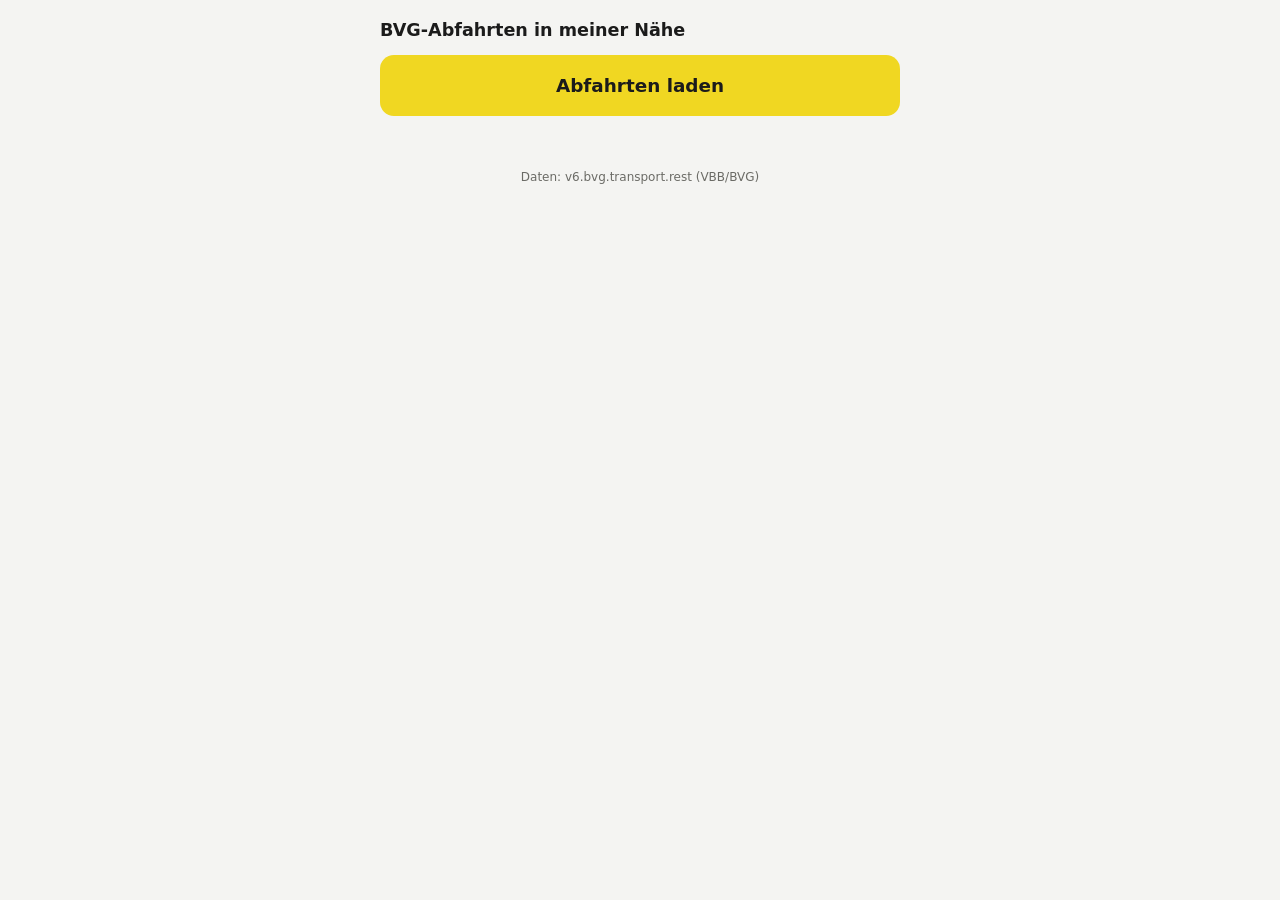
<file: index.html>
<!doctype html>
<html lang="de">
<head>
<meta charset="utf-8">
<meta name="viewport" content="width=device-width, initial-scale=1, viewport-fit=cover">
<meta name="theme-color" content="#f0d722">
<link rel="manifest" href="manifest.webmanifest">
<link rel="icon" href="icons/icon.svg" type="image/svg+xml">
<link rel="apple-touch-icon" href="icons/icon-192.png">
<title>Abfahrten</title>
<style>
  :root {
    --bg: #f4f4f2; --card: #fff; --text: #1b1b1b; --muted: #6b6b66;
    --accent: #f0d722; --accent-text: #1b1b1b; --line: #e3e3de;
    --late: #c62828; --ok: #1b7f3b;
  }
  @media (prefers-color-scheme: dark) {
    :root { --bg: #121212; --card: #1e1e1e; --text: #f1f1ee; --muted: #9a9a94; --line: #333; --late: #ff6b6b; --ok: #5fd68a; }
  }
  * { box-sizing: border-box; }
  body {
    margin: 0; background: var(--bg); color: var(--text);
    font: 16px/1.4 system-ui, -apple-system, "Segoe UI", Roboto, sans-serif;
    padding: env(safe-area-inset-top) 16px calc(24px + env(safe-area-inset-bottom));
  }
  main { max-width: 520px; margin: 0 auto; }
  h1 { font-size: 1.1rem; margin: 18px 0 12px; }
  #go {
    width: 100%; padding: 18px; border: 0; border-radius: 14px;
    background: var(--accent); color: var(--accent-text);
    font: inherit; font-size: 1.15rem; font-weight: 700; cursor: pointer;
  }
  #go:disabled { opacity: .6; }
  #status { color: var(--muted); font-size: .9rem; margin: 10px 2px; min-height: 1.3em; }
  #status.error { color: var(--late); }
  .stop { background: var(--card); border-radius: 14px; margin: 12px 0; overflow: hidden; }
  .stop h2 { font-size: 1rem; margin: 0; padding: 12px 14px; border-bottom: 1px solid var(--line); display: flex; justify-content: space-between; gap: 8px; }
  .stop h2 small { color: var(--muted); font-weight: 400; white-space: nowrap; }
  .dep { display: flex; align-items: center; gap: 10px; padding: 10px 14px; border-bottom: 1px solid var(--line); }
  .dep:last-child { border-bottom: 0; }
  .badge { min-width: 3.1em; text-align: center; padding: 3px 6px; border-radius: 6px; color: #fff; font-weight: 700; font-size: .9rem; background: #666; }
  .badge.subway { background: #0d5fa8; }
  .badge.suburban { background: #1d8a3a; }
  .badge.tram { background: #c8102e; }
  .badge.bus { background: #9b2d8f; }
  .badge.ferry { background: #0f8fa3; }
  .badge.regional { background: #555; }
  .dir { flex: 1; min-width: 0; overflow: hidden; text-overflow: ellipsis; white-space: nowrap; }
  .dir small { display: block; color: var(--muted); font-size: .78rem; }
  .min { font-weight: 700; font-variant-numeric: tabular-nums; text-align: right; white-space: nowrap; }
  .min small { display: block; font-weight: 400; font-size: .75rem; color: var(--ok); }
  .min small.late { color: var(--late); }
  .cancelled .dir, .cancelled .min { text-decoration: line-through; color: var(--muted); }
  .empty { padding: 14px; color: var(--muted); }
  footer { color: var(--muted); font-size: .75rem; margin-top: 24px; text-align: center; }
</style>
</head>
<body>
<main>
  <h1>BVG-Abfahrten in meiner Nähe</h1>
  <button id="go" type="button">Abfahrten laden</button>
  <div id="status" role="status"></div>
  <div id="result"></div>
  <footer>Daten: v6.bvg.transport.rest (VBB/BVG)</footer>
</main>
<script>
const API = 'https://v6.bvg.transport.rest';
const RADIUS = 500;      // Meter
const MAX_STOPS = 4;     // so viele Haltestellen höchstens
const MAX_DEPS = 8;      // Abfahrten je Haltestelle
const WINDOW_MIN = 40;   // Zeitfenster in Minuten

const $go = document.getElementById('go');
const $status = document.getElementById('status');
const $result = document.getElementById('result');

function setStatus(msg, isError = false) {
  $status.textContent = msg;
  $status.classList.toggle('error', isError);
}

function getPosition() {
  return new Promise((resolve, reject) => {
    if (!navigator.geolocation) return reject(new Error('Dieses Gerät unterstützt keine Standortabfrage.'));
    navigator.geolocation.getCurrentPosition(resolve, err => {
      const msgs = {
        1: 'Standortzugriff verweigert. Bitte in den Browser-Einstellungen erlauben.',
        2: 'Standort konnte nicht ermittelt werden.',
        3: 'Standortabfrage hat zu lange gedauert.',
      };
      reject(new Error(msgs[err.code] || 'Standortfehler.'));
    }, { enableHighAccuracy: true, timeout: 15000, maximumAge: 30000 });
  });
}

async function getJson(path) {
  const res = await fetch(API + path);
  if (!res.ok) throw new Error('BVG-Schnittstelle antwortet nicht (' + res.status + ').');
  return res.json();
}

function el(tag, cls, text) {
  const e = document.createElement(tag);
  if (cls) e.className = cls;
  if (text !== undefined) e.textContent = text;
  return e;
}

function renderStop(stop, deps) {
  const card = el('section', 'stop');
  const h = el('h2', null, stop.name.replace(/ \(Berlin\)$/, ''));
  h.appendChild(el('small', null, stop.distance + ' m'));
  card.appendChild(h);

  if (!deps.length) {
    card.appendChild(el('div', 'empty', 'Keine Abfahrten in den nächsten ' + WINDOW_MIN + ' Minuten.'));
    return card;
  }
  for (const d of deps) {
    const cancelled = d.cancelled || !d.when;
    const when = new Date(d.when || d.plannedWhen);
    const mins = Math.max(0, Math.round((when - Date.now()) / 60000));
    const row = el('div', 'dep' + (cancelled ? ' cancelled' : ''));
    row.appendChild(el('span', 'badge ' + (d.line?.product || ''), d.line?.name || '?'));

    const dir = el('div', 'dir', d.direction || '');
    if (d.platform) dir.appendChild(el('small', null, d.platform));
    row.appendChild(dir);

    const min = el('div', 'min', cancelled ? 'entfällt' : (mins === 0 ? 'jetzt' : mins + ' min'));
    if (!cancelled && d.delay != null) {
      const late = Math.round(d.delay / 60);
      if (late >= 1) min.appendChild(el('small', 'late', '+' + late));
      else min.appendChild(el('small', null, 'pünktlich'));
    }
    row.appendChild(min);
    card.appendChild(row);
  }
  return card;
}

async function load() {
  $go.disabled = true;
  $result.replaceChildren();
  try {
    setStatus('Standort wird ermittelt …');
    const pos = await getPosition();
    const { latitude, longitude } = pos.coords;

    setStatus('Suche Haltestellen …');
    const near = await getJson(`/locations/nearby?latitude=${latitude}&longitude=${longitude}` +
      `&distance=${RADIUS}&results=${MAX_STOPS}&stops=true&poi=false&addresses=false`);
    const stops = near.filter(s => s.type === 'stop');
    if (!stops.length) {
      setStatus('Keine Haltestelle im Umkreis von ' + RADIUS + ' m gefunden.');
      return;
    }

    setStatus('Lade Abfahrten …');
    const all = await Promise.all(stops.map(s =>
      getJson(`/stops/${s.id}/departures?duration=${WINDOW_MIN}&results=${MAX_DEPS}&linesOfStops=false&remarks=false`)
        .then(r => r.departures)));
    // Nahe Haltestellen gehören oft zum selben Bahnhof und liefern dieselben Fahrten:
    // jede Fahrt nur einmal zeigen, und zwar bei der nächstgelegenen Haltestelle.
    const seen = new Set();
    let shown = 0;
    stops.forEach((s, i) => {
      const deps = all[i]
        .filter(d => !seen.has(d.tripId))
        .sort((a, b) => new Date(a.when || a.plannedWhen) - new Date(b.when || b.plannedWhen))
        .slice(0, MAX_DEPS);
      deps.forEach(d => seen.add(d.tripId));
      if (deps.length || !shown) { $result.appendChild(renderStop(s, deps)); shown++; }
    });

    setStatus('Stand ' + new Date().toLocaleTimeString('de-DE', { hour: '2-digit', minute: '2-digit' }) +
      ' · Genauigkeit ±' + Math.round(pos.coords.accuracy) + ' m');
  } catch (e) {
    setStatus(e.message || 'Unbekannter Fehler.', true);
  } finally {
    $go.disabled = false;
    $go.textContent = 'Aktualisieren';
  }
}

$go.addEventListener('click', load);

if ('serviceWorker' in navigator) navigator.serviceWorker.register('sw.js').catch(() => {});
</script>
</body>
</html>
</file>
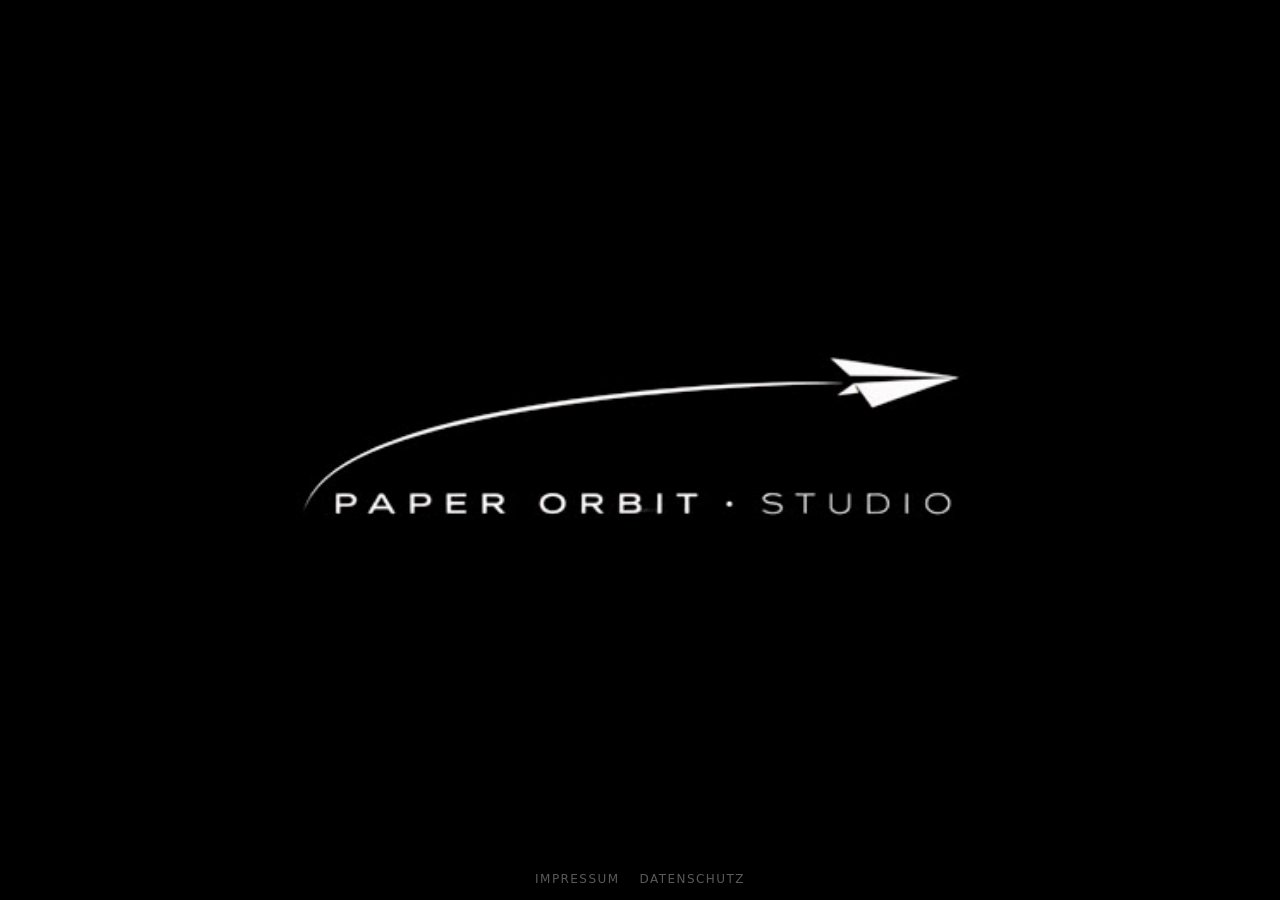
<file: paperorbit-platzhalter/index.html>
<!doctype html>
<html lang="de">
<head>
  <meta charset="utf-8">
  <meta name="viewport" content="width=device-width, initial-scale=1, viewport-fit=cover">
  <title>Paper Orbit Studio</title>
  <meta name="description" content="Paper Orbit Studio – Schnitt, Postproduktion und KI-Video. Die neue Webseite ist bald online.">
  <meta name="theme-color" content="#000000">
  <link rel="icon" href="favicon.svg" type="image/svg+xml">
  <style>
    html, body { height: 100%; margin: 0; background: #000; color: #fff; }
    body {
      display: grid; place-items: center; overflow: hidden;
      font-family: "Avenir Next", "Futura", "Century Gothic", "Segoe UI", system-ui, sans-serif;
    }
    video {
      width: min(100vw, 1100px); max-height: 100dvh; aspect-ratio: 640 / 368; object-fit: contain;
      background: #000; cursor: pointer;
      -webkit-mask-image: radial-gradient(ellipse 60% 70% at 50% 50%, #000 60%, transparent 100%);
              mask-image: radial-gradient(ellipse 60% 70% at 50% 50%, #000 60%, transparent 100%);
    }
    footer {
      position: fixed; left: 0; right: 0; bottom: calc(14px + env(safe-area-inset-bottom, 0px));
      display: flex; justify-content: center; gap: 20px; font-size: 12px; letter-spacing: .12em; text-transform: uppercase;
    }
    footer a { color: rgba(255, 255, 255, .35); text-decoration: none; }
    footer a:hover, footer a:focus-visible { color: #fff; }
  </style>
</head>
<body>
  <!-- Platzhalter: nur der Logo-Film. Klick auf das Video spielt es nochmal mit Ton ab. -->
  <video src="media/intro.mp4" poster="media/intro-logo.jpg" muted autoplay playsinline preload="auto"
         aria-label="Paper Orbit Studio – Logo-Animation"></video>

  <!-- Impressum und Datenschutz sind in Deutschland auch für eine Platzhalterseite Pflicht. -->
  <footer>
    <a href="impressum.html">Impressum</a>
    <a href="datenschutz.html">Datenschutz</a>
  </footer>

  <script>
    const v = document.querySelector("video");
    if (matchMedia("(prefers-reduced-motion: reduce)").matches) { v.removeAttribute("autoplay"); v.pause(); }
    v.addEventListener("click", () => { v.muted = false; v.currentTime = 0; v.play().catch(() => {}); });
  </script>
</body>
</html>
</file>
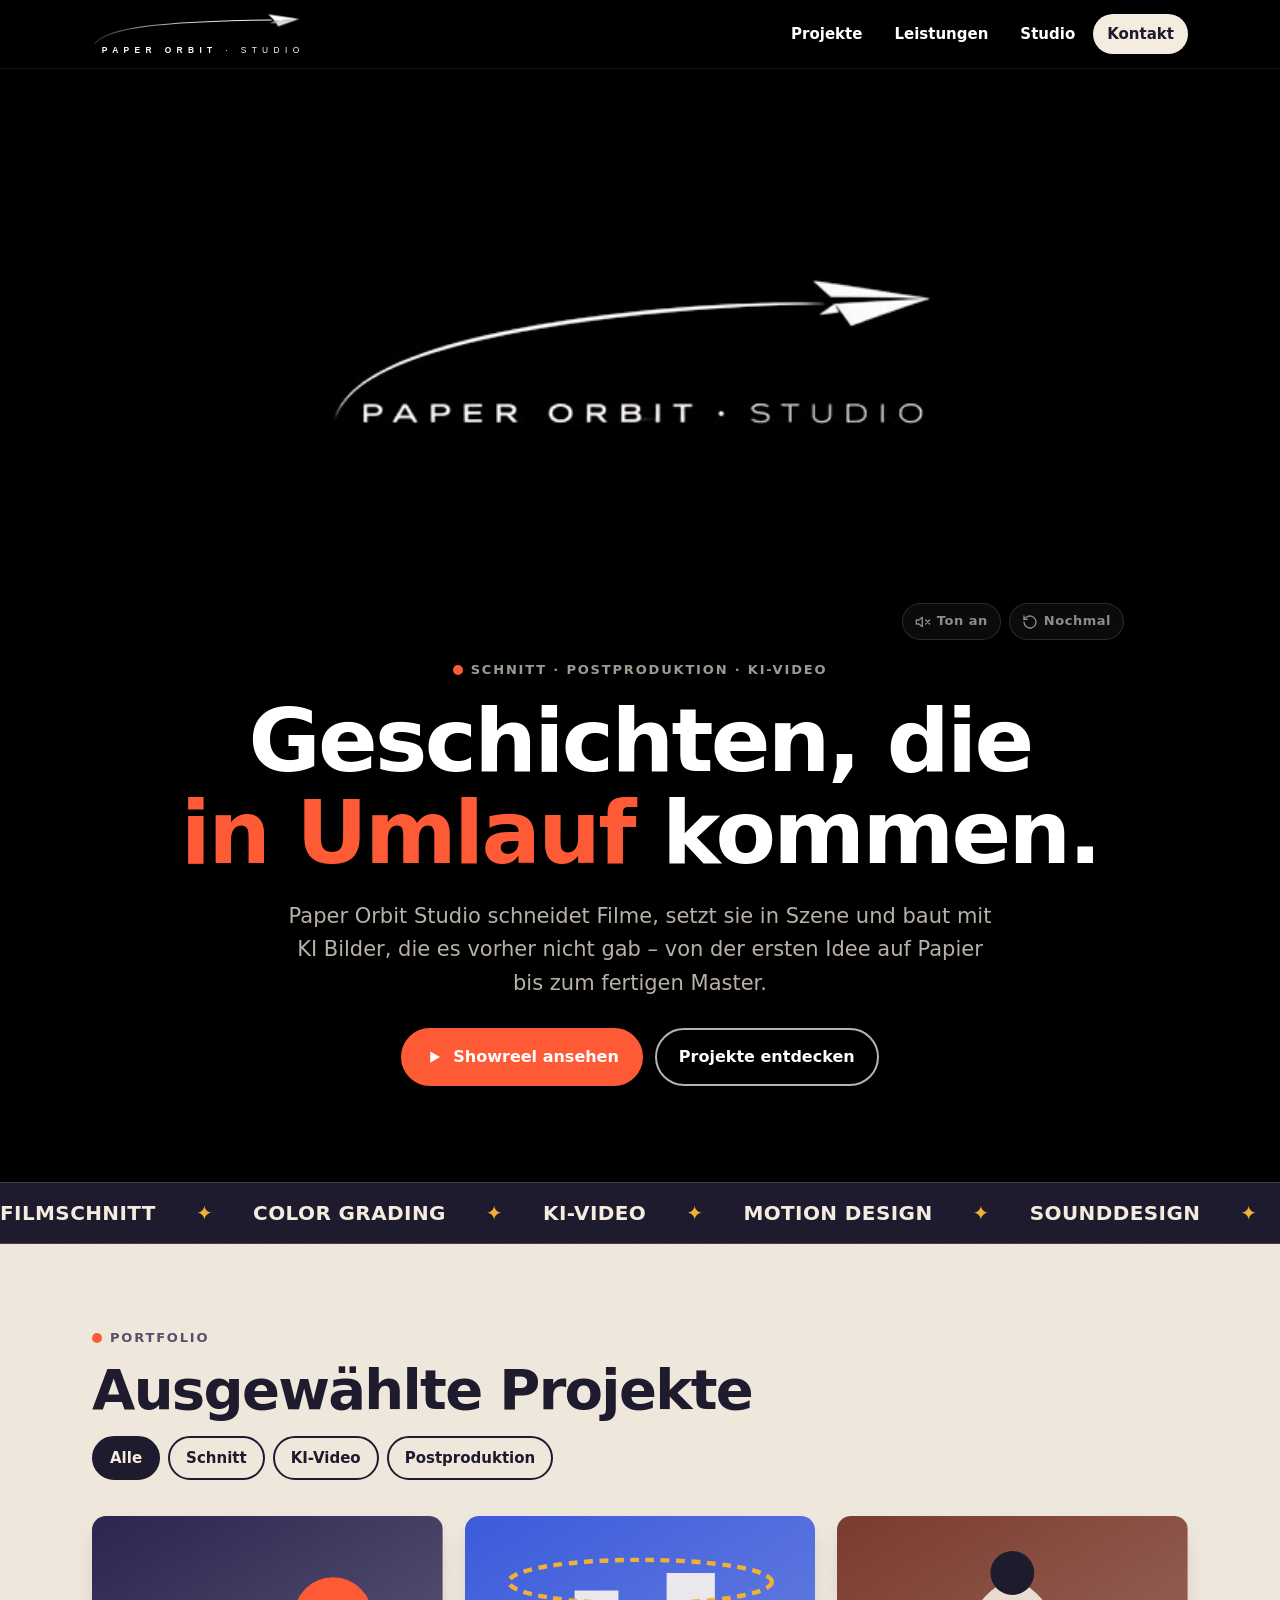
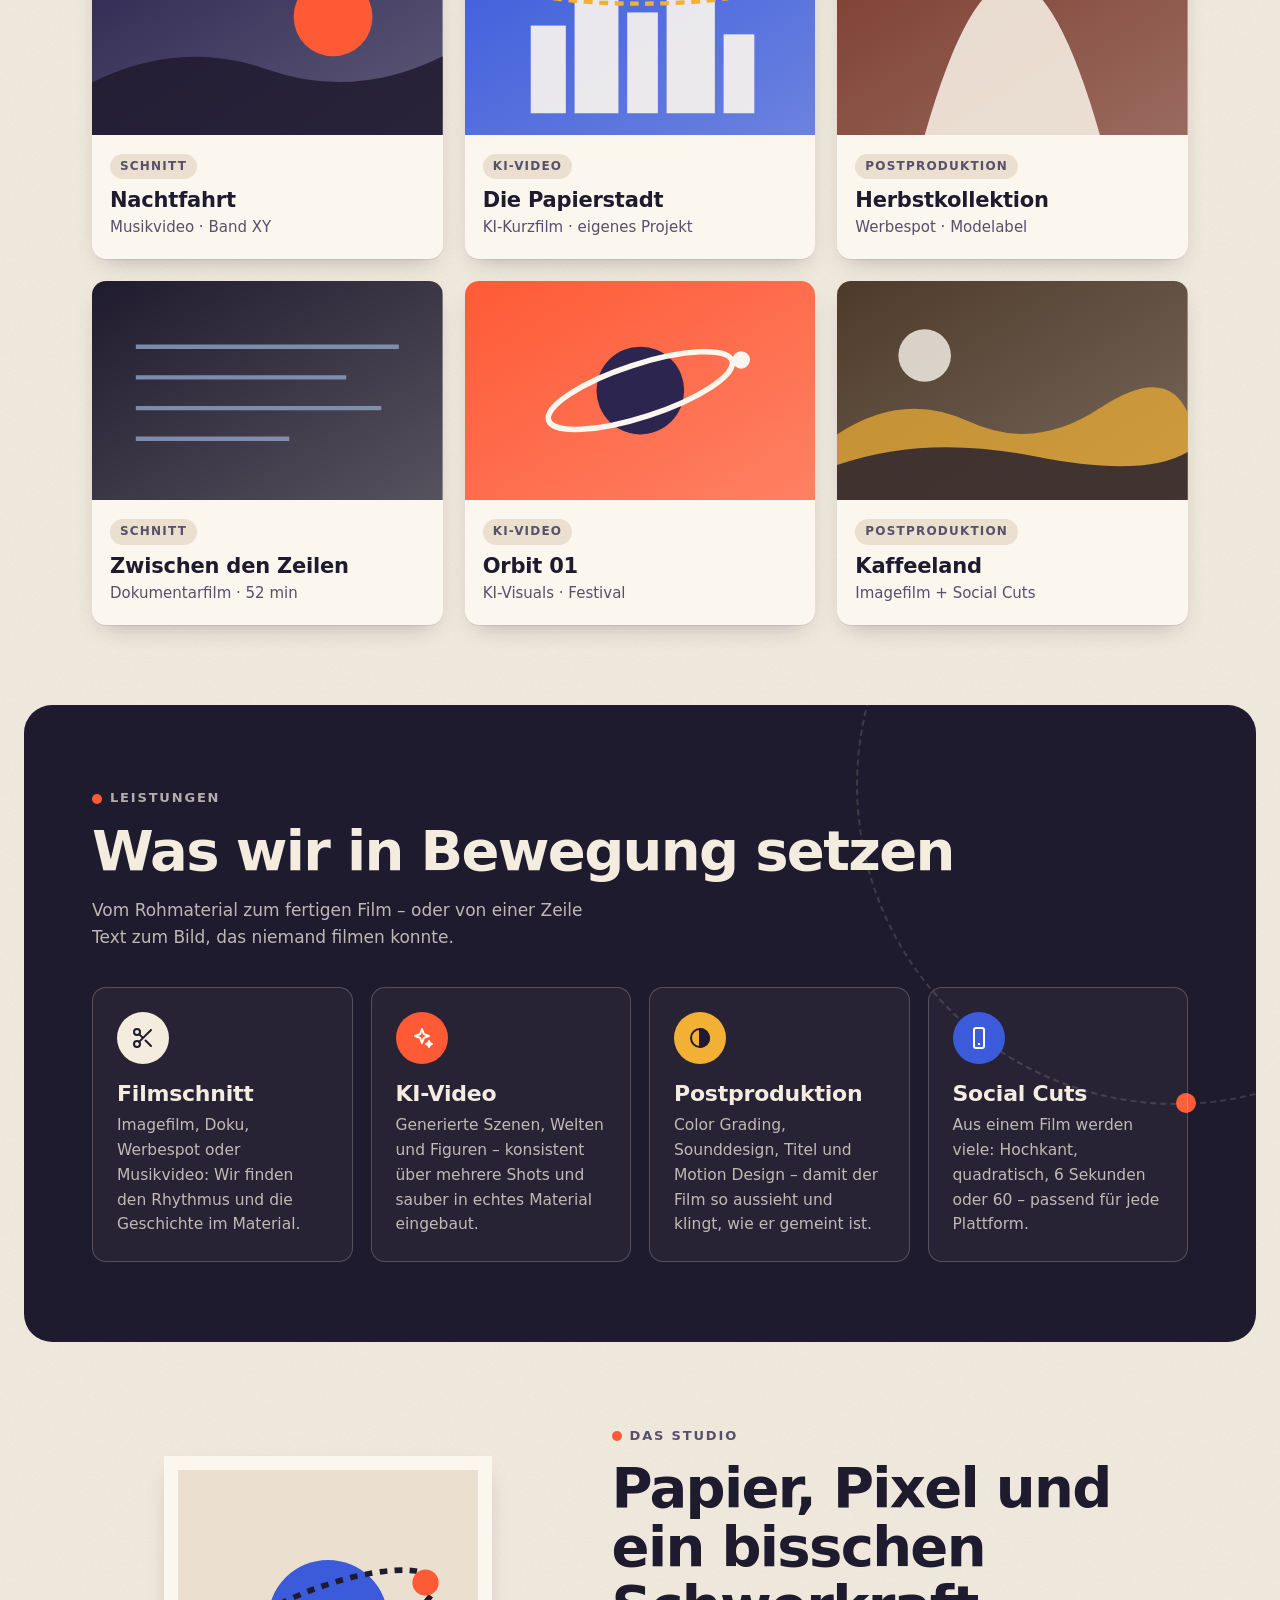
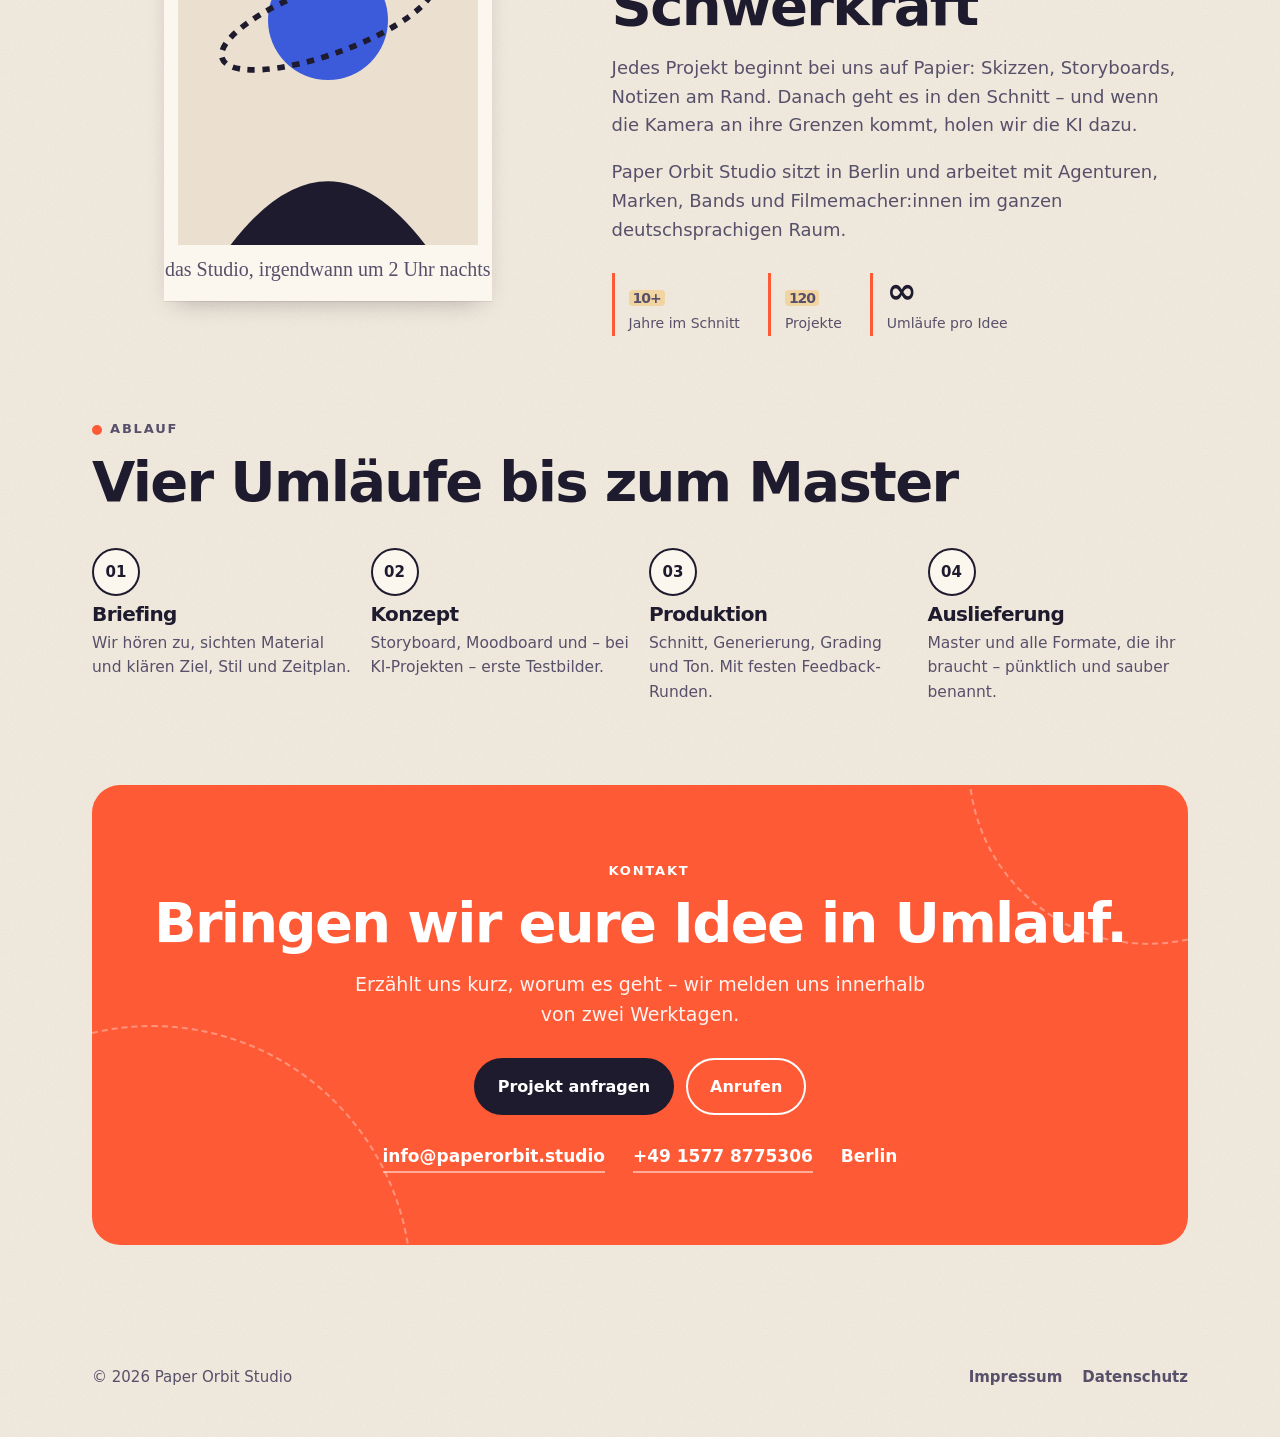
<file: paperorbit-studio/index.html>
<!doctype html>
<html lang="de">
<head>
  <meta charset="utf-8">
  <meta name="viewport" content="width=device-width, initial-scale=1">
  <title>Paper Orbit Studio – Schnitt, Postproduktion & KI-Video</title>
  <meta name="description" content="Paper Orbit Studio: Filmschnitt, Postproduktion und KI-generierte Videos. Aus Ideen werden Bilder, die in Bewegung bleiben.">
  <meta property="og:title" content="Paper Orbit Studio">
  <meta property="og:description" content="Filmschnitt, Postproduktion und KI-Video.">
  <meta property="og:type" content="website">
  <meta name="theme-color" content="#000000">
  <link rel="icon" href="favicon.svg" type="image/svg+xml">
  <link rel="stylesheet" href="style.css">
</head>
<body>

<header class="header">
  <div class="wrap">
    <a class="logo" href="#top" aria-label="Paper Orbit Studio, zur Startseite">
      <svg class="logo-mark" viewBox="0 0 300 60" fill="currentColor" aria-hidden="true">
        <defs><linearGradient id="trail" x1="0" y1="0" x2="1" y2="0"><stop offset="0" stop-color="currentColor" stop-opacity=".15"/><stop offset=".5" stop-color="currentColor" stop-opacity=".8"/><stop offset="1" stop-color="currentColor"/></linearGradient></defs>
        <path class="trail" d="M4 44 C 20 22, 90 12, 256 10" fill="none" stroke="url(#trail)" stroke-width="1.6" stroke-linecap="round" pathLength="1"/>
        <g class="plane"><path d="M252 2 L296 8.6 L261 11.2 Z"/><path d="M261 11.2 L296 8.6 L266 19.2 Z" opacity=".85"/><path d="M254 14.6 L261 11.2 L263 14 Z" opacity=".7"/></g>
        <text x="14" y="57" font-size="12" textLength="282" lengthAdjust="spacing"><tspan font-weight="600">PAPER ORBIT</tspan><tspan font-weight="300"> · STUDIO</tspan></text>
      </svg>
    </a>
    <button class="menu-btn" aria-label="Menü öffnen" aria-expanded="false" aria-controls="nav">
      <svg width="28" height="28" viewBox="0 0 24 24" fill="none" stroke="currentColor" stroke-width="2" stroke-linecap="round"><path d="M4 7h16M4 12h16M4 17h10"/></svg>
    </button>
    <nav class="nav" id="nav">
      <a href="#projekte">Projekte</a>
      <a href="#leistungen">Leistungen</a>
      <a href="#studio">Studio</a>
      <a class="cta" href="#kontakt">Kontakt</a>
    </nav>
  </div>
</header>

<main id="top">

  <!-- ===== Startseite: Logo-Intro ===== -->
  <section class="hero">
    <div class="intro">
      <video class="intro-video" src="media/intro.mp4" poster="media/intro-logo.jpg" muted autoplay playsinline preload="auto" aria-label="Logo-Animation: Ein Blatt Papier faltet sich zum Papierflieger und zieht die Flugbahn des Paper-Orbit-Logos."></video>
      <div class="intro-controls">
        <button class="chip" data-intro-sound aria-pressed="false">
          <svg width="16" height="16" viewBox="0 0 24 24" fill="none" stroke="currentColor" stroke-width="2" stroke-linecap="round" stroke-linejoin="round"><path d="M11 5 6 9H2v6h4l5 4z"/><path class="wave" d="M16 9a4 4 0 0 1 0 6M19 6a8 8 0 0 1 0 12"/><path class="x" d="m22 9-6 6M16 9l6 6"/></svg>
          <span>Ton an</span>
        </button>
        <button class="chip" data-intro-replay>
          <svg width="16" height="16" viewBox="0 0 24 24" fill="none" stroke="currentColor" stroke-width="2" stroke-linecap="round" stroke-linejoin="round"><path d="M3 12a9 9 0 1 0 3-6.7L3 8"/><path d="M3 3v5h5"/></svg>
          <span>Nochmal</span>
        </button>
      </div>
    </div>
    <div class="wrap hero-text">
      <span class="eyebrow">Schnitt · Postproduktion · KI-Video</span>
      <h1>Geschichten, die <em>in&nbsp;Umlauf</em> kommen.</h1>
      <p class="lead">Paper Orbit Studio schneidet Filme, setzt sie in Szene und baut mit KI Bilder, die es vorher nicht gab – von der ersten Idee auf Papier bis zum fertigen Master.</p>
      <div class="btns">
        <button class="btn primary" data-open-reel>
          <svg width="18" height="18" viewBox="0 0 24 24" fill="currentColor"><path d="M7 4.5v15l13-7.5z"/></svg>
          Showreel ansehen
        </button>
        <a class="btn ghost" href="#projekte">Projekte entdecken</a>
      </div>
    </div>
  </section>

  <div class="ticker" aria-hidden="true">
    <div class="ticker-track">
      <span>Filmschnitt</span><span>Color Grading</span><span>KI-Video</span><span>Motion Design</span><span>Sounddesign</span><span>Social Cuts</span>
      <span>Filmschnitt</span><span>Color Grading</span><span>KI-Video</span><span>Motion Design</span><span>Sounddesign</span><span>Social Cuts</span>
    </div>
  </div>

  <!-- ===== Portfolio ===== -->
  <section id="projekte">
    <div class="wrap">
      <div class="section-head reveal">
        <div>
          <span class="eyebrow">Portfolio</span>
          <h2>Ausgewählte Projekte</h2>
        </div>
        <div class="filters" role="group" aria-label="Projekte filtern">
          <button aria-pressed="true" data-filter="alle">Alle</button>
          <button aria-pressed="false" data-filter="schnitt">Schnitt</button>
          <button aria-pressed="false" data-filter="ki">KI-Video</button>
          <button aria-pressed="false" data-filter="post">Postproduktion</button>
        </div>
      </div>
      <!-- Die Projekte werden in script.js gepflegt (Liste ganz oben). -->
      <div class="grid" id="project-grid"></div>
    </div>
  </section>

  <!-- ===== Leistungen ===== -->
  <section id="leistungen" class="services">
    <div class="orbit-deco" aria-hidden="true"></div>
    <div class="wrap">
      <div class="section-head reveal">
        <div>
          <span class="eyebrow">Leistungen</span>
          <h2>Was wir in Bewegung setzen</h2>
        </div>
        <p>Vom Rohmaterial zum fertigen Film – oder von einer Zeile Text zum Bild, das niemand filmen konnte.</p>
      </div>
      <div class="service-list">
        <article class="service reveal">
          <div class="icon"><svg width="24" height="24" viewBox="0 0 24 24" fill="none" stroke="currentColor" stroke-width="2" stroke-linecap="round"><circle cx="6" cy="6" r="3"/><circle cx="6" cy="18" r="3"/><path d="M20 4 8.1 15.9M14.5 14.5 20 20M8.1 8.1 12 12"/></svg></div>
          <h3>Filmschnitt</h3>
          <p>Imagefilm, Doku, Werbespot oder Musikvideo: Wir finden den Rhythmus und die Geschichte im Material.</p>
        </article>
        <article class="service reveal">
          <div class="icon"><svg width="24" height="24" viewBox="0 0 24 24" fill="none" stroke="currentColor" stroke-width="2" stroke-linecap="round" stroke-linejoin="round"><path d="M12 3l1.9 5.1L19 10l-5.1 1.9L12 17l-1.9-5.1L5 10l5.1-1.9z"/><path d="M19 15l.8 2.2L22 18l-2.2.8L19 21l-.8-2.2L16 18l2.2-.8z"/></svg></div>
          <h3>KI-Video</h3>
          <p>Generierte Szenen, Welten und Figuren – konsistent über mehrere Shots und sauber in echtes Material eingebaut.</p>
        </article>
        <article class="service reveal">
          <div class="icon"><svg width="24" height="24" viewBox="0 0 24 24" fill="none" stroke="currentColor" stroke-width="2"><circle cx="12" cy="12" r="9"/><path d="M12 3a9 9 0 0 1 0 18z" fill="currentColor"/></svg></div>
          <h3>Postproduktion</h3>
          <p>Color Grading, Sounddesign, Titel und Motion Design – damit der Film so aussieht und klingt, wie er gemeint ist.</p>
        </article>
        <article class="service reveal">
          <div class="icon"><svg width="24" height="24" viewBox="0 0 24 24" fill="none" stroke="currentColor" stroke-width="2" stroke-linejoin="round"><rect x="7" y="2" width="10" height="20" rx="2"/><path d="M11 18h2"/></svg></div>
          <h3>Social Cuts</h3>
          <p>Aus einem Film werden viele: Hochkant, quadratisch, 6 Sekunden oder 60 – passend für jede Plattform.</p>
        </article>
      </div>
    </div>
  </section>

  <!-- ===== Über uns ===== -->
  <section id="studio" class="about">
    <div class="wrap">
      <figure class="polaroid reveal">
        <span class="tape"></span>
        <div class="photo">
          <!-- Hier später ein Foto einsetzen: <img src="media/studio.jpg" alt="Im Studio"> -->
          <svg viewBox="0 0 80 100" preserveAspectRatio="xMidYMid slice" role="img" aria-label="Platzhalter für ein Studiofoto">
            <rect width="80" height="100" fill="#ebe0cf"/>
            <circle cx="40" cy="40" r="16" fill="#3b5bdb"/>
            <ellipse cx="40" cy="40" rx="30" ry="9" fill="none" stroke="#1f1b2e" stroke-width="1.5" stroke-dasharray="2 2" transform="rotate(-20 40 40)"/>
            <circle cx="66" cy="30" r="3.5" fill="#ff5a36"/>
            <path d="M14 100 Q40 66 66 100Z" fill="#1f1b2e"/>
          </svg>
        </div>
        <figcaption>das Studio, irgendwann um 2 Uhr nachts</figcaption>
      </figure>
      <div class="reveal">
        <span class="eyebrow">Das Studio</span>
        <h2>Papier, Pixel und ein bisschen Schwerkraft</h2>
        <p>Jedes Projekt beginnt bei uns auf Papier: Skizzen, Storyboards, Notizen am Rand. Danach geht es in den Schnitt – und wenn die Kamera an ihre Grenzen kommt, holen wir die KI dazu.</p>
        <p>Paper Orbit Studio sitzt in Berlin und arbeitet mit Agenturen, Marken, Bands und Filmemacher:innen im ganzen deutschsprachigen Raum.</p>
        <div class="stats">
          <div><strong><span class="todo">10+</span></strong><span>Jahre im Schnitt</span></div>
          <div><strong><span class="todo">120</span></strong><span>Projekte</span></div>
          <div><strong>∞</strong><span>Umläufe pro Idee</span></div>
        </div>
      </div>
    </div>
  </section>

  <!-- ===== Ablauf ===== -->
  <section style="padding-top:0">
    <div class="wrap">
      <div class="section-head reveal">
        <div>
          <span class="eyebrow">Ablauf</span>
          <h2>Vier Umläufe bis zum Master</h2>
        </div>
      </div>
      <div class="steps">
        <div class="step reveal"><h3>Briefing</h3><p>Wir hören zu, sichten Material und klären Ziel, Stil und Zeitplan.</p></div>
        <div class="step reveal"><h3>Konzept</h3><p>Storyboard, Moodboard und – bei KI-Projekten – erste Testbilder.</p></div>
        <div class="step reveal"><h3>Produktion</h3><p>Schnitt, Generierung, Grading und Ton. Mit festen Feedback-Runden.</p></div>
        <div class="step reveal"><h3>Auslieferung</h3><p>Master und alle Formate, die ihr braucht – pünktlich und sauber benannt.</p></div>
      </div>
    </div>
  </section>

  <!-- ===== Kontakt ===== -->
  <section id="kontakt" style="padding-top:0">
    <div class="wrap">
      <div class="contact-card reveal">
        <div class="ring" aria-hidden="true"></div>
        <div class="ring b" aria-hidden="true"></div>
        <span class="eyebrow" style="color:#fff">Kontakt</span>
        <h2>Bringen wir eure Idee in&nbsp;Umlauf.</h2>
        <p>Erzählt uns kurz, worum es geht – wir melden uns innerhalb von zwei Werktagen.</p>
        <div class="btns" style="justify-content:center">
          <a class="btn primary" href="mailto:info@paperorbit.studio?subject=Projektanfrage">Projekt anfragen</a>
          <a class="btn" href="tel:+4915778775306">Anrufen</a>
        </div>
        <div class="contact-info">
          <a href="mailto:info@paperorbit.studio">info@paperorbit.studio</a>
          <a href="tel:+4915778775306">+49 1577 8775306</a>
          <span>Berlin</span>
        </div>
      </div>
    </div>
  </section>

</main>

<footer class="footer">
  <div class="wrap">
    <span>© <span data-year>2026</span> Paper Orbit Studio</span>
    <nav>
      <a href="impressum.html">Impressum</a>
      <a href="datenschutz.html">Datenschutz</a>
    </nav>
  </div>
</footer>

<div class="lightbox" role="dialog" aria-modal="true" aria-label="Showreel">
  <button class="close" aria-label="Schließen">×</button>
  <video controls playsinline preload="none" data-full>
    <source src="media/showreel.mp4" type="video/mp4">
  </video>
  <p class="missing" hidden>Das Showreel wird gerade fertig geschnitten. Lege die Datei <b>media/showreel.mp4</b> auf den Server, dann läuft es hier.</p>
</div>

<script src="script.js"></script>
</body>
</html>
</file>
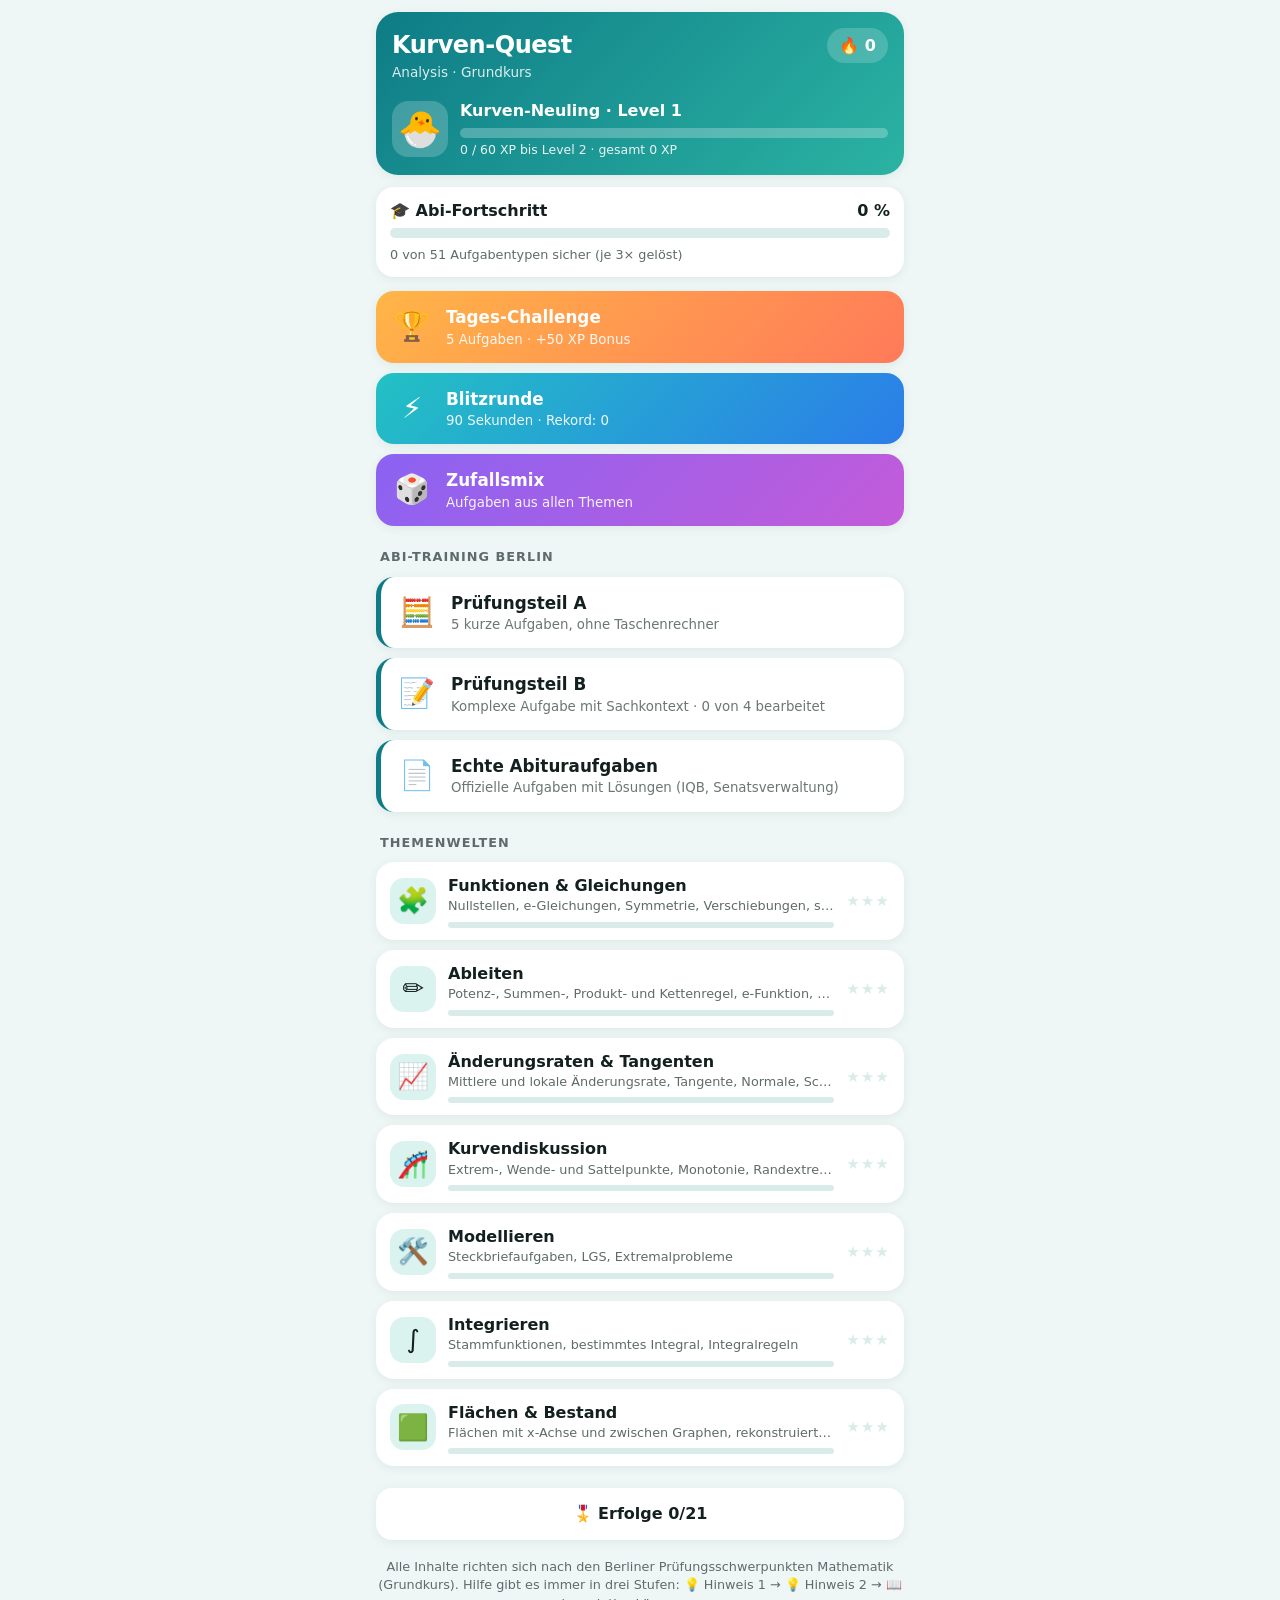
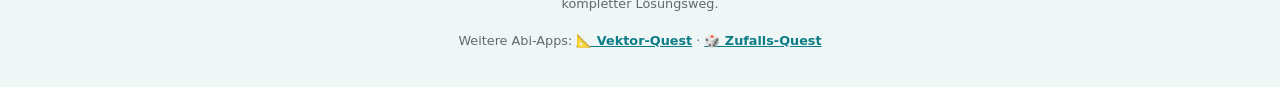
<file: analysis-quest/web/index.html>
<!doctype html>
<html lang="de">
<head>
<meta charset="utf-8">
<meta name="viewport" content="width=device-width, initial-scale=1, viewport-fit=cover">
<meta name="theme-color" content="#0e7c86">
<meta name="apple-mobile-web-app-capable" content="yes">
<meta name="mobile-web-app-capable" content="yes">
<meta name="apple-mobile-web-app-status-bar-style" content="black-translucent">
<meta name="apple-mobile-web-app-title" content="Kurven-Quest">
<link rel="apple-touch-icon" href="icons/icon-192.png">
<title>Kurven-Quest</title>
<link rel="manifest" href="manifest.webmanifest">
<link rel="icon" href="icons/icon.svg" type="image/svg+xml">
<link rel="stylesheet" href="style.css">
</head>
<body>

<!-- Startseite -->
<section id="v-home" class="view">
  <header class="hero">
    <div class="hero-top">
      <div>
        <div class="app-name">Kurven-Quest</div>
        <div class="sub">Analysis · Grundkurs</div>
      </div>
      <button class="streak" id="streak-btn" aria-label="Lerntage am Stück">🔥 <span id="streak-days">0</span></button>
    </div>
    <div class="player">
      <div class="avatar" id="avatar">🐣</div>
      <div class="player-info">
        <div class="player-title"><span id="lvl-title">Kurven-Neuling</span> · Level <span id="lvl">1</span></div>
        <div class="xpbar"><div id="xpfill"></div></div>
        <div class="xptext" id="xptext">0 / 60 XP</div>
      </div>
    </div>
  </header>

  <div class="abi">
    <div class="abi-row"><b>🎓 Abi-Fortschritt</b><b id="abi-pct">0 %</b></div>
    <div class="abi-bar"><div id="abi-fill"></div></div>
    <small id="abi-text"></small>
  </div>

  <div class="modes">
    <button class="mode daily" id="btn-daily">
      <span class="mode-ico">🏆</span>
      <span class="mode-txt"><b>Tages-Challenge</b><small id="daily-status">5 Aufgaben · +50 XP Bonus</small></span>
    </button>
    <button class="mode blitz" id="btn-blitz">
      <span class="mode-ico">⚡</span>
      <span class="mode-txt"><b>Blitzrunde</b><small id="blitz-status">90 Sekunden · Rekord: 0</small></span>
    </button>
    <button class="mode mix" id="btn-mix">
      <span class="mode-ico">🎲</span>
      <span class="mode-txt"><b>Zufallsmix</b><small>Aufgaben aus allen Themen</small></span>
    </button>
  </div>

  <h2 class="sec">Abi-Training Berlin</h2>
  <div class="abi-train">
    <button class="exam-btn" id="btn-teilA"><span class="mode-ico">🧮</span><span class="mode-txt"><b>Prüfungsteil A</b><small id="teilA-status">5 kurze Aufgaben, ohne Taschenrechner</small></span></button>
    <button class="exam-btn" id="btn-teilB"><span class="mode-ico">📝</span><span class="mode-txt"><b>Prüfungsteil B</b><small id="teilB-status">Komplexe Aufgabe mit Sachkontext</small></span></button>
    <button class="exam-btn" id="btn-links"><span class="mode-ico">📄</span><span class="mode-txt"><b>Echte Abituraufgaben</b><small>Offizielle Aufgaben mit Lösungen (IQB, Senatsverwaltung)</small></span></button>
  </div>

  <h2 class="sec">Themenwelten</h2>
  <div id="chapters"></div>

  <button class="badges-btn" id="btn-badges">🎖️ Erfolge <span id="badge-count">0/0</span></button>
  <p class="foot">Alle Inhalte richten sich nach den Berliner Prüfungsschwerpunkten Mathematik (Grundkurs). Hilfe gibt es immer in drei Stufen: 💡 Hinweis 1 → 💡 Hinweis 2 → 📖 kompletter Lösungsweg.<br><br>Weitere Abi-Apps: <a href="../../vektor-quest/web/">📐 Vektor-Quest</a> · <a href="../../stochastik-quest/web/">🎲 Zufalls-Quest</a></p>
</section>

<!-- Kapitelübersicht -->
<section id="v-chapter" class="view" hidden>
  <div class="topbar"><button class="icon-btn" data-back>‹</button><h1 id="ch-title"></h1></div>
  <p class="ch-desc" id="ch-desc"></p>
  <button class="big-btn" id="ch-mix">🎲 Alles aus diesem Thema gemischt</button>
  <h2 class="sec">Oder gezielt üben</h2>
  <div id="ch-types"></div>
</section>

<!-- Aufgabe -->
<section id="v-task" class="view" hidden>
  <div class="topbar">
    <button class="icon-btn" data-back aria-label="Zurück">✕</button>
    <div class="task-mode" id="task-mode"></div>
    <div class="task-meta" id="task-meta"></div>
  </div>
  <div class="dots" id="dots"></div>
  <article class="card" id="card">
    <div class="ctx" id="ctx" hidden></div>
    <div class="tag-row"><span class="tag" id="task-tag"></span><span class="lvl-dots" id="task-lvl"></span></div>
    <h3 id="task-name"></h3>
    <div class="question" id="question"></div>
    <div class="answer" id="answer"></div>
    <div class="feedback" id="feedback" aria-live="polite"></div>
    <div id="help"></div>
  </article>
  <div class="dock" id="dock">
    <div class="keypad" id="keypad">
      <button data-k="7">7</button><button data-k="8">8</button><button data-k="9">9</button><button data-k="del" class="kfn">⌫</button>
      <button data-k="4">4</button><button data-k="5">5</button><button data-k="6">6</button><button data-k="−" class="kfn">−</button>
      <button data-k="1">1</button><button data-k="2">2</button><button data-k="3">3</button><button data-k="/" class="kfn">/</button>
      <button data-k="0">0</button><button data-k=",">,</button><button data-k="√" class="kfn">√</button><button data-k="next" class="kfn">⇥</button>
    </div>
    <div class="actions">
      <button class="act help" id="btn-help">💡 Hinweis 1</button>
      <button class="act primary" id="btn-check">Prüfen</button>
    </div>
  </div>
</section>

<!-- Ergebnis -->
<section id="v-result" class="view" hidden>
  <div class="result">
    <div class="result-ico" id="res-ico">🏆</div>
    <h1 id="res-title"></h1>
    <p id="res-text"></p>
    <div class="res-stats" id="res-stats"></div>
    <button class="big-btn" id="res-again">Nochmal!</button>
    <button class="ghost-btn" data-home>Zur Startseite</button>
  </div>
</section>

<!-- Echte Abituraufgaben -->
<section id="v-links" class="view" hidden>
  <div class="topbar"><button class="icon-btn" data-back>‹</button><h1>Echte Abituraufgaben</h1></div>
  <p class="ch-desc">Berlin stellt einen Teil der Abituraufgaben aus dem gemeinsamen Aufgabenpool der Länder (IQB). Diese Aufgaben sind mit Lösungen (Erwartungshorizont) frei veröffentlicht. Für den Grundkurs auf <b>„grundlegendes Niveau“</b> achten, die Aufgaben dieses Gebiets heißen dort <b>„Analysis“</b>. Tipp: Erst selbst rechnen, dann den Erwartungshorizont anschauen.</p>
  <div id="links"></div>
</section>

<!-- Erfolge -->
<section id="v-badges" class="view" hidden>
  <div class="topbar"><button class="icon-btn" data-back>‹</button><h1>Erfolge</h1></div>
  <div class="stats" id="stats"></div>
  <div class="badge-grid" id="badge-grid"></div>
  <button class="ghost-btn danger" id="btn-reset">Fortschritt zurücksetzen</button>
</section>

<div id="toasts"></div>
<div id="fx"></div>

<script src="kern.js"></script>
<script src="aufgaben.js"></script>
<script src="app.js"></script>
</body>
</html>
</file>
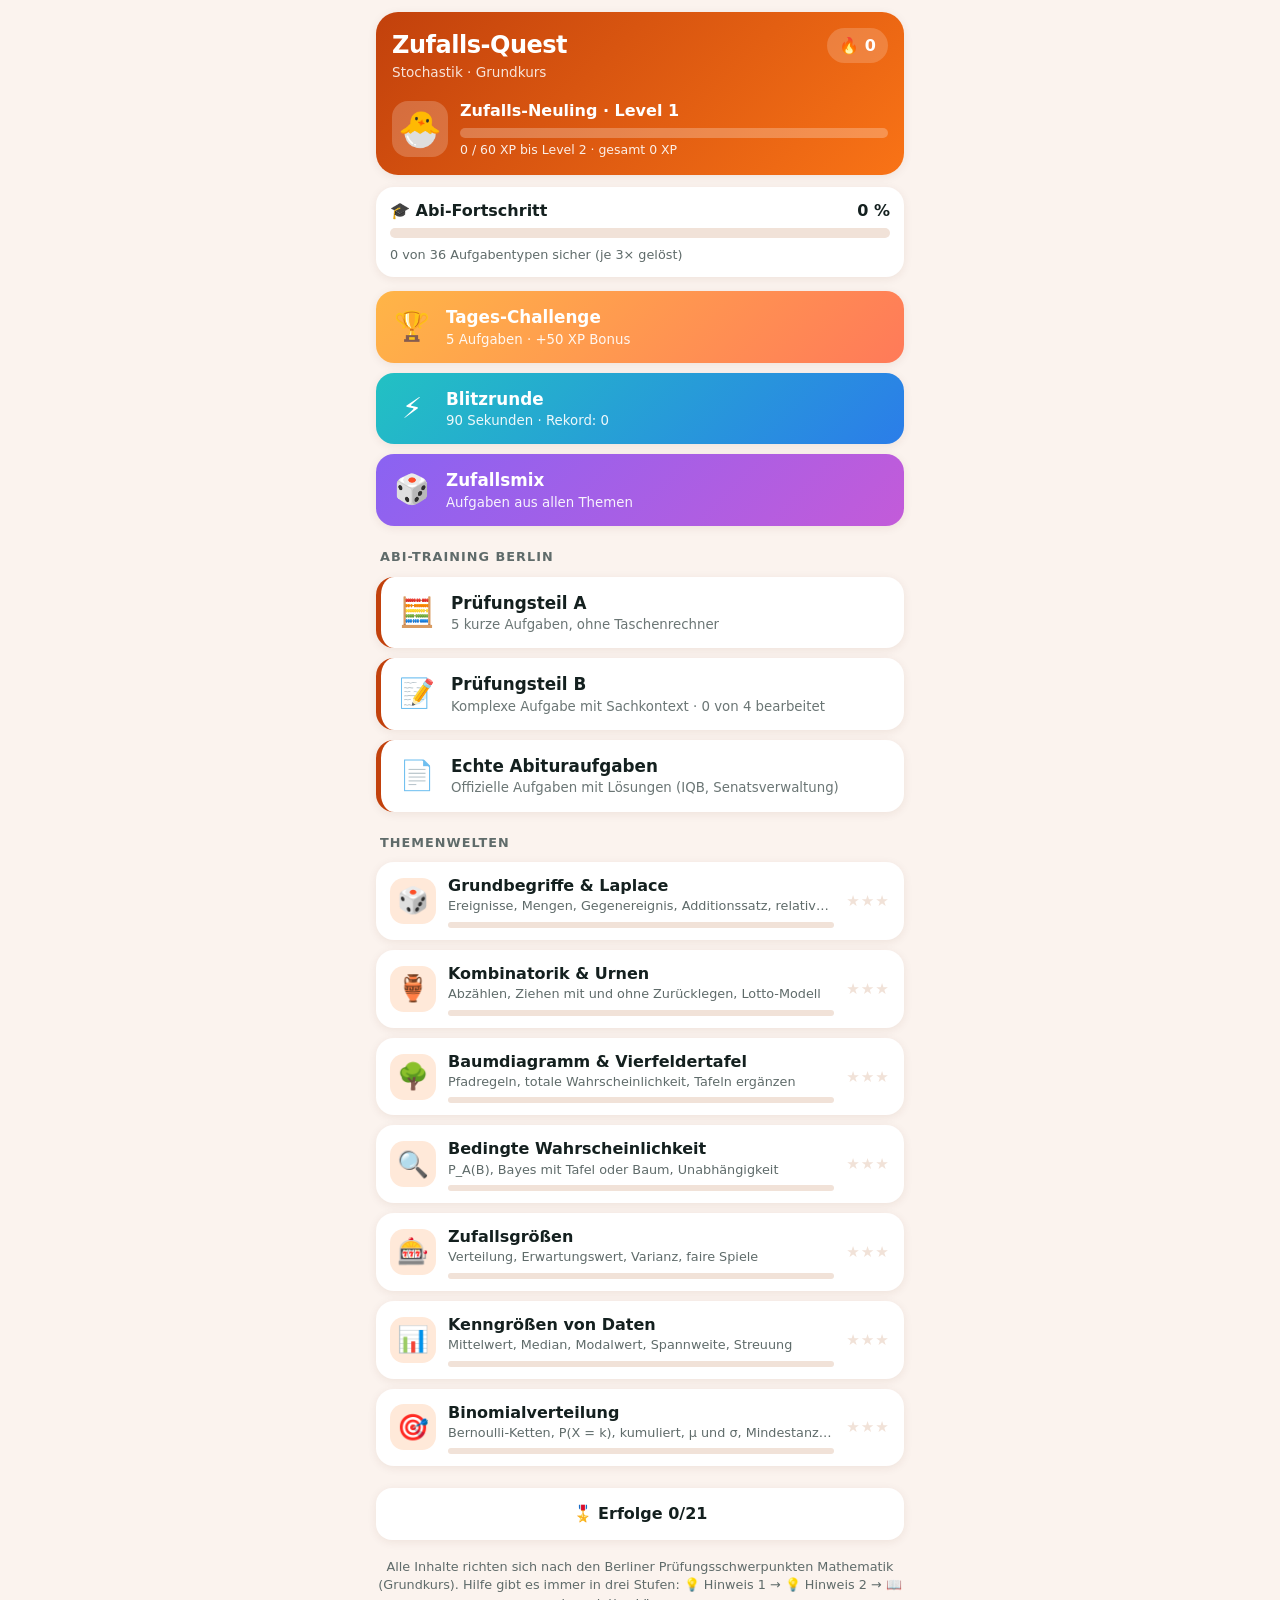
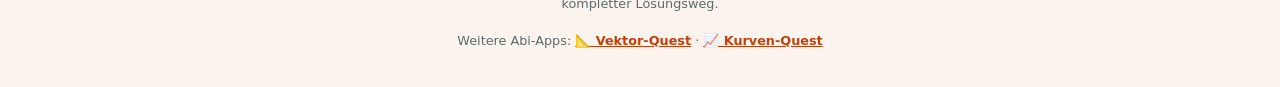
<file: stochastik-quest/web/index.html>
<!doctype html>
<html lang="de">
<head>
<meta charset="utf-8">
<meta name="viewport" content="width=device-width, initial-scale=1, viewport-fit=cover">
<meta name="theme-color" content="#c2410c">
<meta name="apple-mobile-web-app-capable" content="yes">
<meta name="mobile-web-app-capable" content="yes">
<meta name="apple-mobile-web-app-status-bar-style" content="black-translucent">
<meta name="apple-mobile-web-app-title" content="Zufalls-Quest">
<link rel="apple-touch-icon" href="icons/icon-192.png">
<title>Zufalls-Quest</title>
<link rel="manifest" href="manifest.webmanifest">
<link rel="icon" href="icons/icon.svg" type="image/svg+xml">
<link rel="stylesheet" href="style.css">
</head>
<body>

<!-- Startseite -->
<section id="v-home" class="view">
  <header class="hero">
    <div class="hero-top">
      <div>
        <div class="app-name">Zufalls-Quest</div>
        <div class="sub">Stochastik · Grundkurs</div>
      </div>
      <button class="streak" id="streak-btn" aria-label="Lerntage am Stück">🔥 <span id="streak-days">0</span></button>
    </div>
    <div class="player">
      <div class="avatar" id="avatar">🐣</div>
      <div class="player-info">
        <div class="player-title"><span id="lvl-title">Zufalls-Neuling</span> · Level <span id="lvl">1</span></div>
        <div class="xpbar"><div id="xpfill"></div></div>
        <div class="xptext" id="xptext">0 / 60 XP</div>
      </div>
    </div>
  </header>

  <div class="abi">
    <div class="abi-row"><b>🎓 Abi-Fortschritt</b><b id="abi-pct">0 %</b></div>
    <div class="abi-bar"><div id="abi-fill"></div></div>
    <small id="abi-text"></small>
  </div>

  <div class="modes">
    <button class="mode daily" id="btn-daily">
      <span class="mode-ico">🏆</span>
      <span class="mode-txt"><b>Tages-Challenge</b><small id="daily-status">5 Aufgaben · +50 XP Bonus</small></span>
    </button>
    <button class="mode blitz" id="btn-blitz">
      <span class="mode-ico">⚡</span>
      <span class="mode-txt"><b>Blitzrunde</b><small id="blitz-status">90 Sekunden · Rekord: 0</small></span>
    </button>
    <button class="mode mix" id="btn-mix">
      <span class="mode-ico">🎲</span>
      <span class="mode-txt"><b>Zufallsmix</b><small>Aufgaben aus allen Themen</small></span>
    </button>
  </div>

  <h2 class="sec">Abi-Training Berlin</h2>
  <div class="abi-train">
    <button class="exam-btn" id="btn-teilA"><span class="mode-ico">🧮</span><span class="mode-txt"><b>Prüfungsteil A</b><small id="teilA-status">5 kurze Aufgaben, ohne Taschenrechner</small></span></button>
    <button class="exam-btn" id="btn-teilB"><span class="mode-ico">📝</span><span class="mode-txt"><b>Prüfungsteil B</b><small id="teilB-status">Komplexe Aufgabe mit Sachkontext</small></span></button>
    <button class="exam-btn" id="btn-links"><span class="mode-ico">📄</span><span class="mode-txt"><b>Echte Abituraufgaben</b><small>Offizielle Aufgaben mit Lösungen (IQB, Senatsverwaltung)</small></span></button>
  </div>

  <h2 class="sec">Themenwelten</h2>
  <div id="chapters"></div>

  <button class="badges-btn" id="btn-badges">🎖️ Erfolge <span id="badge-count">0/0</span></button>
  <p class="foot">Alle Inhalte richten sich nach den Berliner Prüfungsschwerpunkten Mathematik (Grundkurs). Hilfe gibt es immer in drei Stufen: 💡 Hinweis 1 → 💡 Hinweis 2 → 📖 kompletter Lösungsweg.<br><br>Weitere Abi-Apps: <a href="../../vektor-quest/web/">📐 Vektor-Quest</a> · <a href="../../analysis-quest/web/">📈 Kurven-Quest</a></p>
</section>

<!-- Kapitelübersicht -->
<section id="v-chapter" class="view" hidden>
  <div class="topbar"><button class="icon-btn" data-back>‹</button><h1 id="ch-title"></h1></div>
  <p class="ch-desc" id="ch-desc"></p>
  <button class="big-btn" id="ch-mix">🎲 Alles aus diesem Thema gemischt</button>
  <h2 class="sec">Oder gezielt üben</h2>
  <div id="ch-types"></div>
</section>

<!-- Aufgabe -->
<section id="v-task" class="view" hidden>
  <div class="topbar">
    <button class="icon-btn" data-back aria-label="Zurück">✕</button>
    <div class="task-mode" id="task-mode"></div>
    <div class="task-meta" id="task-meta"></div>
  </div>
  <div class="dots" id="dots"></div>
  <article class="card" id="card">
    <div class="ctx" id="ctx" hidden></div>
    <div class="tag-row"><span class="tag" id="task-tag"></span><span class="lvl-dots" id="task-lvl"></span></div>
    <h3 id="task-name"></h3>
    <div class="question" id="question"></div>
    <div class="answer" id="answer"></div>
    <div class="feedback" id="feedback" aria-live="polite"></div>
    <div id="help"></div>
  </article>
  <div class="dock" id="dock">
    <div class="keypad" id="keypad">
      <button data-k="7">7</button><button data-k="8">8</button><button data-k="9">9</button><button data-k="del" class="kfn">⌫</button>
      <button data-k="4">4</button><button data-k="5">5</button><button data-k="6">6</button><button data-k="−" class="kfn">−</button>
      <button data-k="1">1</button><button data-k="2">2</button><button data-k="3">3</button><button data-k="/" class="kfn">/</button>
      <button data-k="0">0</button><button data-k=",">,</button><button data-k="%" class="kfn">%</button><button data-k="next" class="kfn">⇥</button>
    </div>
    <div class="actions">
      <button class="act help" id="btn-help">💡 Hinweis 1</button>
      <button class="act primary" id="btn-check">Prüfen</button>
    </div>
  </div>
</section>

<!-- Ergebnis -->
<section id="v-result" class="view" hidden>
  <div class="result">
    <div class="result-ico" id="res-ico">🏆</div>
    <h1 id="res-title"></h1>
    <p id="res-text"></p>
    <div class="res-stats" id="res-stats"></div>
    <button class="big-btn" id="res-again">Nochmal!</button>
    <button class="ghost-btn" data-home>Zur Startseite</button>
  </div>
</section>

<!-- Echte Abituraufgaben -->
<section id="v-links" class="view" hidden>
  <div class="topbar"><button class="icon-btn" data-back>‹</button><h1>Echte Abituraufgaben</h1></div>
  <p class="ch-desc">Berlin stellt einen Teil der Abituraufgaben aus dem gemeinsamen Aufgabenpool der Länder (IQB). Diese Aufgaben sind mit Lösungen (Erwartungshorizont) frei veröffentlicht. Für den Grundkurs auf <b>„grundlegendes Niveau“</b> achten, die Aufgaben dieses Gebiets heißen dort <b>„Stochastik“</b>. Tipp: Erst selbst rechnen, dann den Erwartungshorizont anschauen.</p>
  <div id="links"></div>
</section>

<!-- Erfolge -->
<section id="v-badges" class="view" hidden>
  <div class="topbar"><button class="icon-btn" data-back>‹</button><h1>Erfolge</h1></div>
  <div class="stats" id="stats"></div>
  <div class="badge-grid" id="badge-grid"></div>
  <button class="ghost-btn danger" id="btn-reset">Fortschritt zurücksetzen</button>
</section>

<div id="toasts"></div>
<div id="fx"></div>

<script src="kern.js"></script>
<script src="aufgaben.js"></script>
<script src="app.js"></script>
</body>
</html>
</file>
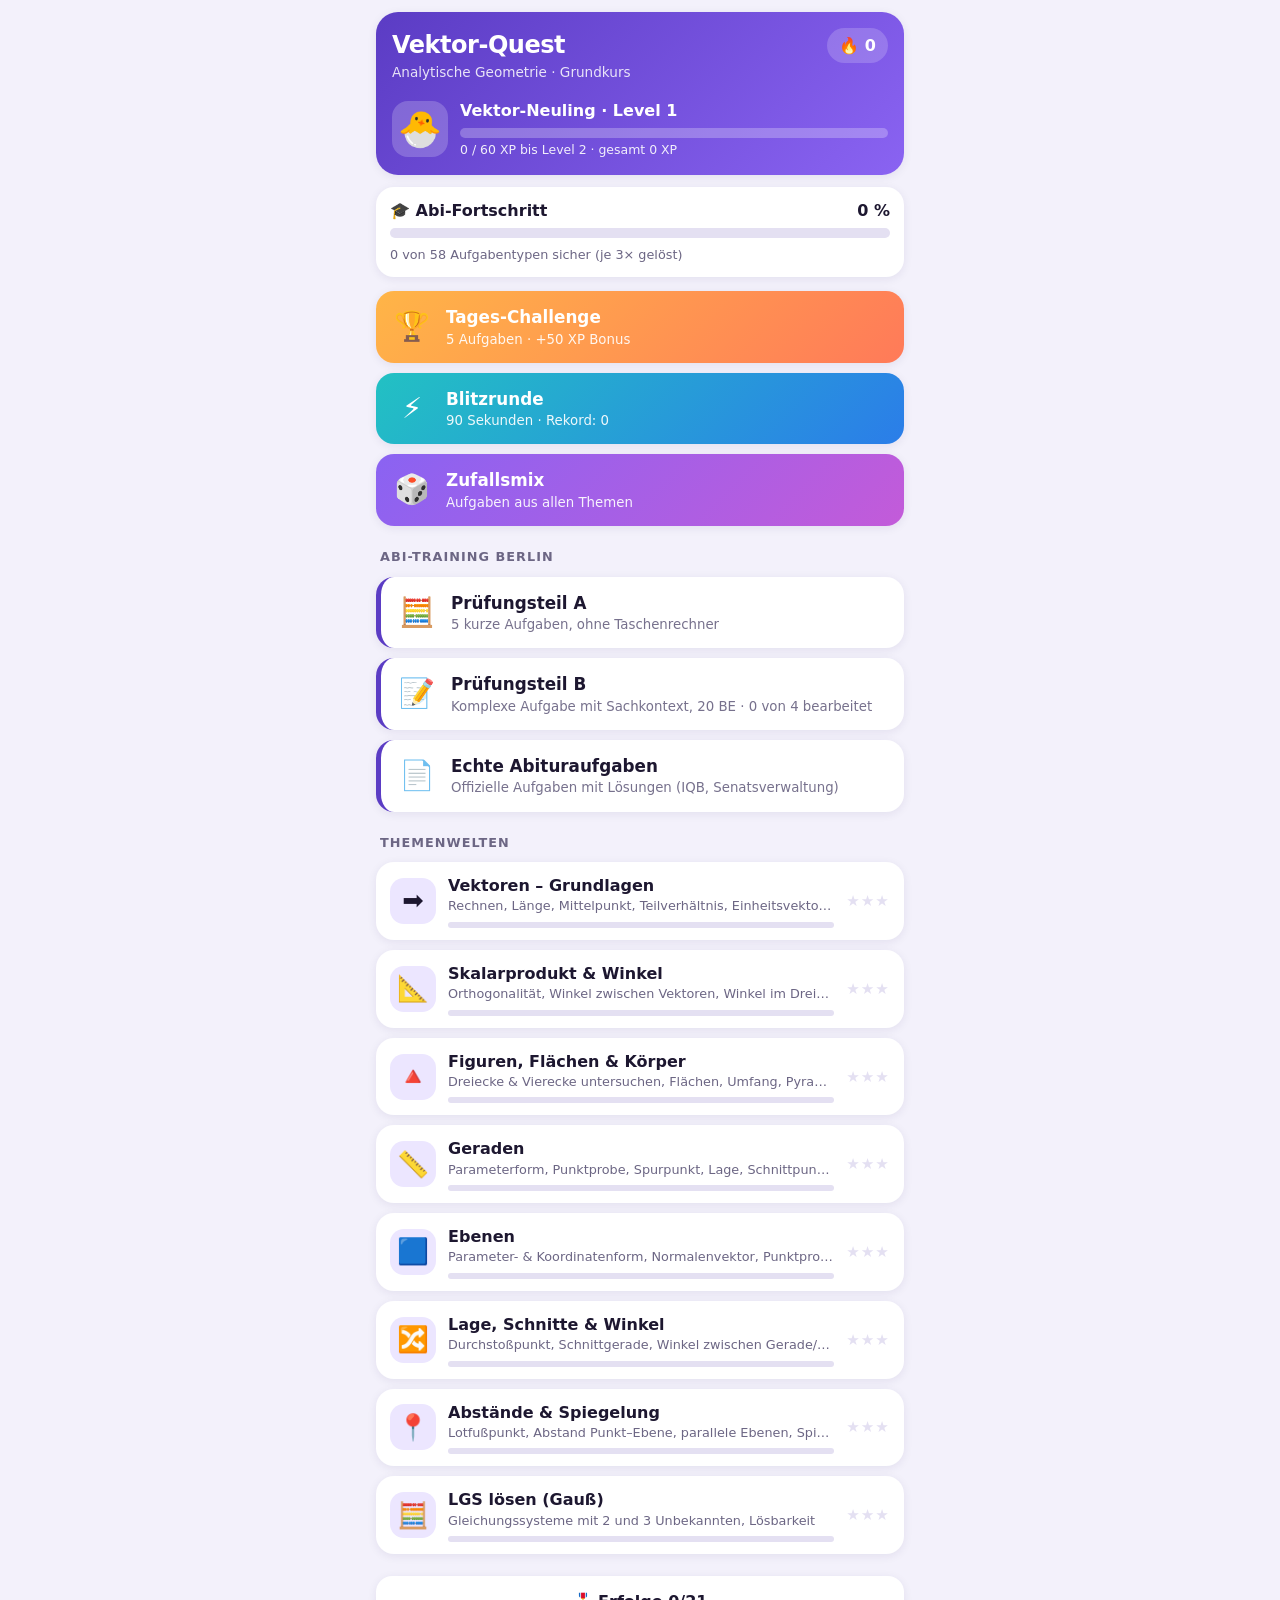
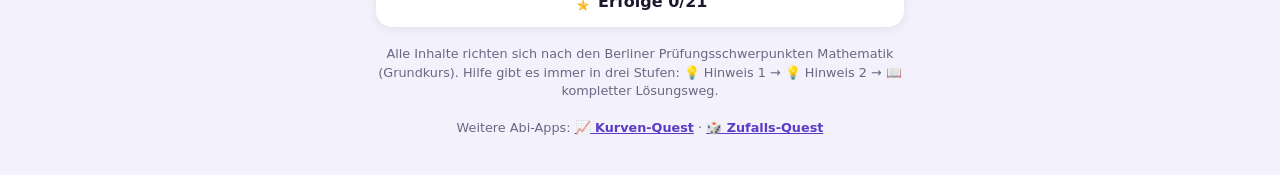
<file: vektor-quest/web/index.html>
<!doctype html>
<html lang="de">
<head>
<meta charset="utf-8">
<meta name="viewport" content="width=device-width, initial-scale=1, viewport-fit=cover">
<meta name="theme-color" content="#5b3cc4">
<meta name="apple-mobile-web-app-capable" content="yes">
<meta name="mobile-web-app-capable" content="yes">
<meta name="apple-mobile-web-app-status-bar-style" content="black-translucent">
<meta name="apple-mobile-web-app-title" content="Vektor-Quest">
<link rel="apple-touch-icon" href="icons/icon-192.png">
<title>Vektor-Quest</title>
<link rel="manifest" href="manifest.webmanifest">
<link rel="icon" href="icons/icon.svg" type="image/svg+xml">
<link rel="stylesheet" href="style.css">
</head>
<body>

<!-- Startseite -->
<section id="v-home" class="view">
  <header class="hero">
    <div class="hero-top">
      <div>
        <div class="app-name">Vektor-Quest</div>
        <div class="sub">Analytische Geometrie · Grundkurs</div>
      </div>
      <button class="streak" id="streak-btn" aria-label="Lerntage am Stück">🔥 <span id="streak-days">0</span></button>
    </div>
    <div class="player">
      <div class="avatar" id="avatar">🐣</div>
      <div class="player-info">
        <div class="player-title"><span id="lvl-title">Vektor-Neuling</span> · Level <span id="lvl">1</span></div>
        <div class="xpbar"><div id="xpfill"></div></div>
        <div class="xptext" id="xptext">0 / 60 XP</div>
      </div>
    </div>
  </header>

  <div class="abi">
    <div class="abi-row"><b>🎓 Abi-Fortschritt</b><b id="abi-pct">0 %</b></div>
    <div class="abi-bar"><div id="abi-fill"></div></div>
    <small id="abi-text"></small>
  </div>

  <div class="modes">
    <button class="mode daily" id="btn-daily">
      <span class="mode-ico">🏆</span>
      <span class="mode-txt"><b>Tages-Challenge</b><small id="daily-status">5 Aufgaben · +50 XP Bonus</small></span>
    </button>
    <button class="mode blitz" id="btn-blitz">
      <span class="mode-ico">⚡</span>
      <span class="mode-txt"><b>Blitzrunde</b><small id="blitz-status">90 Sekunden · Rekord: 0</small></span>
    </button>
    <button class="mode mix" id="btn-mix">
      <span class="mode-ico">🎲</span>
      <span class="mode-txt"><b>Zufallsmix</b><small>Aufgaben aus allen Themen</small></span>
    </button>
  </div>

  <h2 class="sec">Abi-Training Berlin</h2>
  <div class="abi-train">
    <button class="exam-btn" id="btn-teilA"><span class="mode-ico">🧮</span><span class="mode-txt"><b>Prüfungsteil A</b><small id="teilA-status">5 kurze Aufgaben, ohne Taschenrechner</small></span></button>
    <button class="exam-btn" id="btn-teilB"><span class="mode-ico">📝</span><span class="mode-txt"><b>Prüfungsteil B</b><small id="teilB-status">Komplexe Aufgabe mit Sachkontext, 20 BE</small></span></button>
    <button class="exam-btn" id="btn-links"><span class="mode-ico">📄</span><span class="mode-txt"><b>Echte Abituraufgaben</b><small>Offizielle Aufgaben mit Lösungen (IQB, Senatsverwaltung)</small></span></button>
  </div>

  <h2 class="sec">Themenwelten</h2>
  <div id="chapters"></div>

  <button class="badges-btn" id="btn-badges">🎖️ Erfolge <span id="badge-count">0/0</span></button>
  <p class="foot">Alle Inhalte richten sich nach den Berliner Prüfungsschwerpunkten Mathematik (Grundkurs). Hilfe gibt es immer in drei Stufen: 💡 Hinweis 1 → 💡 Hinweis 2 → 📖 kompletter Lösungsweg.<br><br>Weitere Abi-Apps: <a href="../../analysis-quest/web/">📈 Kurven-Quest</a> · <a href="../../stochastik-quest/web/">🎲 Zufalls-Quest</a></p>
</section>

<!-- Kapitelübersicht -->
<section id="v-chapter" class="view" hidden>
  <div class="topbar"><button class="icon-btn" data-back>‹</button><h1 id="ch-title"></h1></div>
  <p class="ch-desc" id="ch-desc"></p>
  <button class="big-btn" id="ch-mix">🎲 Alles aus diesem Thema gemischt</button>
  <h2 class="sec">Oder gezielt üben</h2>
  <div id="ch-types"></div>
</section>

<!-- Aufgabe -->
<section id="v-task" class="view" hidden>
  <div class="topbar">
    <button class="icon-btn" data-back aria-label="Zurück">✕</button>
    <div class="task-mode" id="task-mode"></div>
    <div class="task-meta" id="task-meta"></div>
  </div>
  <div class="dots" id="dots"></div>
  <article class="card" id="card">
    <div class="ctx" id="ctx" hidden></div>
    <div class="tag-row"><span class="tag" id="task-tag"></span><span class="lvl-dots" id="task-lvl"></span></div>
    <h3 id="task-name"></h3>
    <div class="question" id="question"></div>
    <div class="answer" id="answer"></div>
    <div class="feedback" id="feedback" aria-live="polite"></div>
    <div id="help"></div>
  </article>
  <div class="dock" id="dock">
    <div class="keypad" id="keypad">
      <button data-k="7">7</button><button data-k="8">8</button><button data-k="9">9</button><button data-k="del" class="kfn">⌫</button>
      <button data-k="4">4</button><button data-k="5">5</button><button data-k="6">6</button><button data-k="−" class="kfn">−</button>
      <button data-k="1">1</button><button data-k="2">2</button><button data-k="3">3</button><button data-k="/" class="kfn">/</button>
      <button data-k="0">0</button><button data-k=",">,</button><button data-k="√" class="kfn">√</button><button data-k="next" class="kfn">⇥</button>
    </div>
    <div class="actions">
      <button class="act help" id="btn-help">💡 Hinweis 1</button>
      <button class="act primary" id="btn-check">Prüfen</button>
    </div>
  </div>
</section>

<!-- Ergebnis -->
<section id="v-result" class="view" hidden>
  <div class="result">
    <div class="result-ico" id="res-ico">🏆</div>
    <h1 id="res-title"></h1>
    <p id="res-text"></p>
    <div class="res-stats" id="res-stats"></div>
    <button class="big-btn" id="res-again">Nochmal!</button>
    <button class="ghost-btn" data-home>Zur Startseite</button>
  </div>
</section>

<!-- Echte Abituraufgaben -->
<section id="v-links" class="view" hidden>
  <div class="topbar"><button class="icon-btn" data-back>‹</button><h1>Echte Abituraufgaben</h1></div>
  <p class="ch-desc">Berlin stellt einen Teil der Abituraufgaben aus dem gemeinsamen Aufgabenpool der Länder (IQB). Diese Aufgaben sind mit Lösungen (Erwartungshorizont) frei veröffentlicht. Für den Grundkurs auf <b>„grundlegendes Niveau“</b> achten, die Geometrie-Aufgaben heißen dort <b>„Analytische Geometrie / Lineare Algebra“</b>. Tipp: Erst selbst rechnen, dann den Erwartungshorizont anschauen.</p>
  <div id="links"></div>
</section>

<!-- Erfolge -->
<section id="v-badges" class="view" hidden>
  <div class="topbar"><button class="icon-btn" data-back>‹</button><h1>Erfolge</h1></div>
  <div class="stats" id="stats"></div>
  <div class="badge-grid" id="badge-grid"></div>
  <button class="ghost-btn danger" id="btn-reset">Fortschritt zurücksetzen</button>
</section>

<div id="toasts"></div>
<div id="fx"></div>

<script src="aufgaben.js"></script>
<script src="app.js"></script>
</body>
</html>
</file>
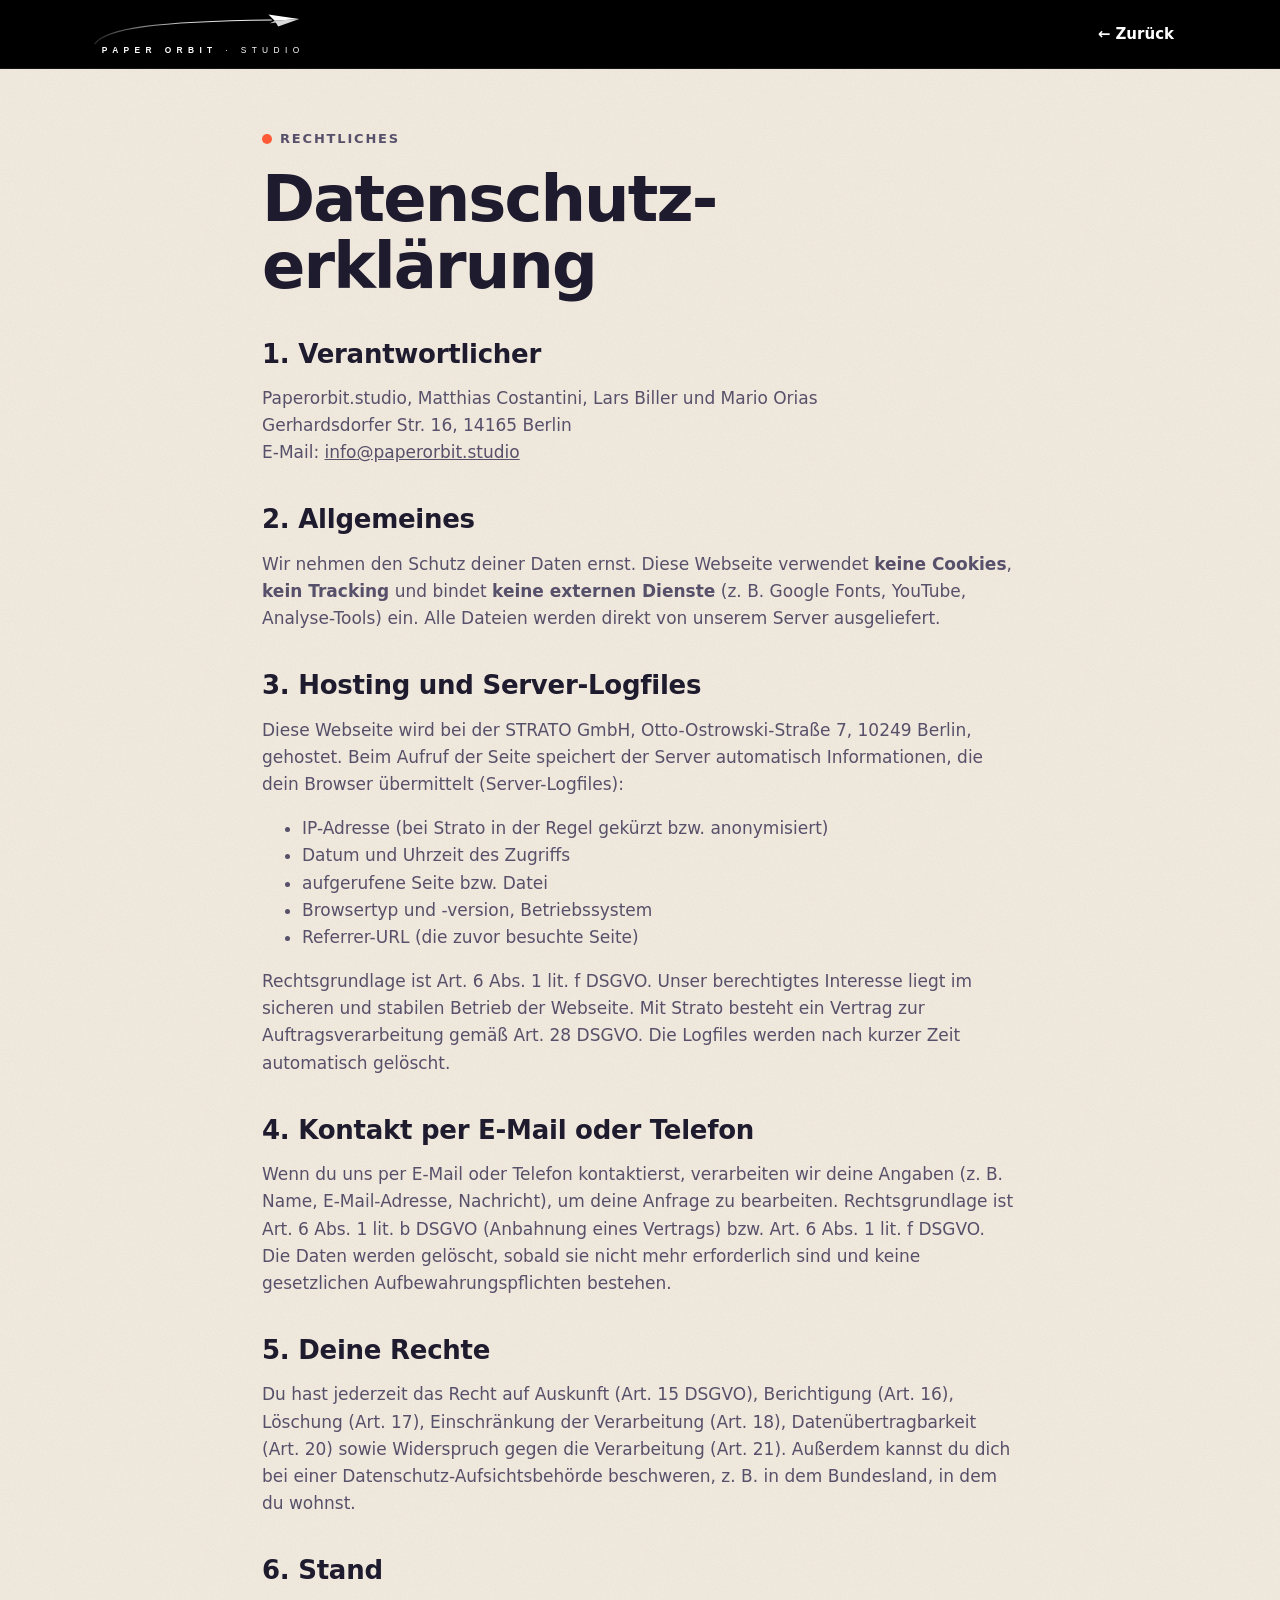
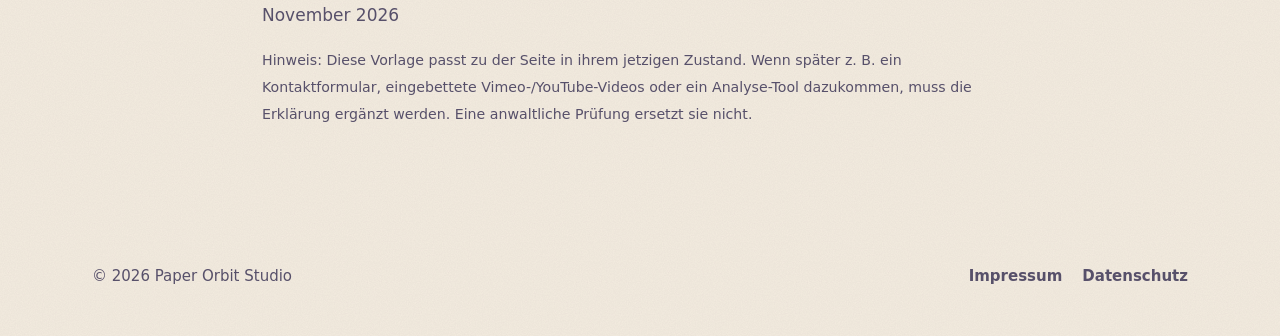
<file: paperorbit-platzhalter/datenschutz.html>
<!doctype html>
<html lang="de">
<head>
  <meta charset="utf-8">
  <meta name="viewport" content="width=device-width, initial-scale=1">
  <title>Datenschutz – Paper Orbit Studio</title>
  <meta name="robots" content="noindex">
  <link rel="icon" href="favicon.svg" type="image/svg+xml">
  <link rel="stylesheet" href="style.css">
</head>
<body>
<header class="header">
  <div class="wrap">
    <a class="logo" href="index.html" aria-label="Paper Orbit Studio, zur Startseite"><img class="logo-mark" src="logo-weiss.svg" alt=""></a>
    <nav class="nav" style="display:flex;position:static;flex-direction:row;padding:0;border:0;background:none"><a href="index.html">← Zurück</a></nav>
  </div>
</header>

<main class="legal">
  <div class="wrap">
    <span class="eyebrow">Rechtliches</span>
    <h1>Datenschutz&shy;erklärung</h1>

    <h2>1. Verantwortlicher</h2>
    <p>
      Paperorbit.studio, Matthias Costantini, Lars Biller und Mario Orias<br>
      Gerhardsdorfer Str. 16, 14165 Berlin<br>
      E-Mail: <a href="mailto:info@paperorbit.studio">info@paperorbit.studio</a>
    </p>

    <h2>2. Allgemeines</h2>
    <p>Wir nehmen den Schutz deiner Daten ernst. Diese Webseite verwendet <strong>keine Cookies</strong>, <strong>kein Tracking</strong> und bindet <strong>keine externen Dienste</strong> (z. B. Google Fonts, YouTube, Analyse-Tools) ein. Alle Dateien werden direkt von unserem Server ausgeliefert.</p>

    <h2>3. Hosting und Server-Logfiles</h2>
    <p>Diese Webseite wird bei der STRATO GmbH, Otto-Ostrowski-Straße 7, 10249 Berlin, gehostet. Beim Aufruf der Seite speichert der Server automatisch Informationen, die dein Browser übermittelt (Server-Logfiles):</p>
    <ul>
      <li>IP-Adresse (bei Strato in der Regel gekürzt bzw. anonymisiert)</li>
      <li>Datum und Uhrzeit des Zugriffs</li>
      <li>aufgerufene Seite bzw. Datei</li>
      <li>Browsertyp und -version, Betriebssystem</li>
      <li>Referrer-URL (die zuvor besuchte Seite)</li>
    </ul>
    <p>Rechtsgrundlage ist Art. 6 Abs. 1 lit. f DSGVO. Unser berechtigtes Interesse liegt im sicheren und stabilen Betrieb der Webseite. Mit Strato besteht ein Vertrag zur Auftragsverarbeitung gemäß Art. 28 DSGVO. Die Logfiles werden nach kurzer Zeit automatisch gelöscht.</p>

    <h2>4. Kontakt per E-Mail oder Telefon</h2>
    <p>Wenn du uns per E-Mail oder Telefon kontaktierst, verarbeiten wir deine Angaben (z. B. Name, E-Mail-Adresse, Nachricht), um deine Anfrage zu bearbeiten. Rechtsgrundlage ist Art. 6 Abs. 1 lit. b DSGVO (Anbahnung eines Vertrags) bzw. Art. 6 Abs. 1 lit. f DSGVO. Die Daten werden gelöscht, sobald sie nicht mehr erforderlich sind und keine gesetzlichen Aufbewahrungspflichten bestehen.</p>

    <h2>5. Deine Rechte</h2>
    <p>Du hast jederzeit das Recht auf Auskunft (Art. 15 DSGVO), Berichtigung (Art. 16), Löschung (Art. 17), Einschränkung der Verarbeitung (Art. 18), Datenübertragbarkeit (Art. 20) sowie Widerspruch gegen die Verarbeitung (Art. 21). Außerdem kannst du dich bei einer Datenschutz-Aufsichtsbehörde beschweren, z. B. in dem Bundesland, in dem du wohnst.</p>

    <h2>6. Stand</h2>
    <p>November 2026</p>

    <p><small>Hinweis: Diese Vorlage passt zu der Seite in ihrem jetzigen Zustand. Wenn später z. B. ein Kontaktformular, eingebettete Vimeo-/YouTube-Videos oder ein Analyse-Tool dazukommen, muss die Erklärung ergänzt werden. Eine anwaltliche Prüfung ersetzt sie nicht.</small></p>
  </div>
</main>

<footer class="footer">
  <div class="wrap">
    <span>© 2026 Paper Orbit Studio</span>
    <nav><a href="impressum.html">Impressum</a><a href="datenschutz.html">Datenschutz</a></nav>
  </div>
</footer>
</body>
</html>
</file>
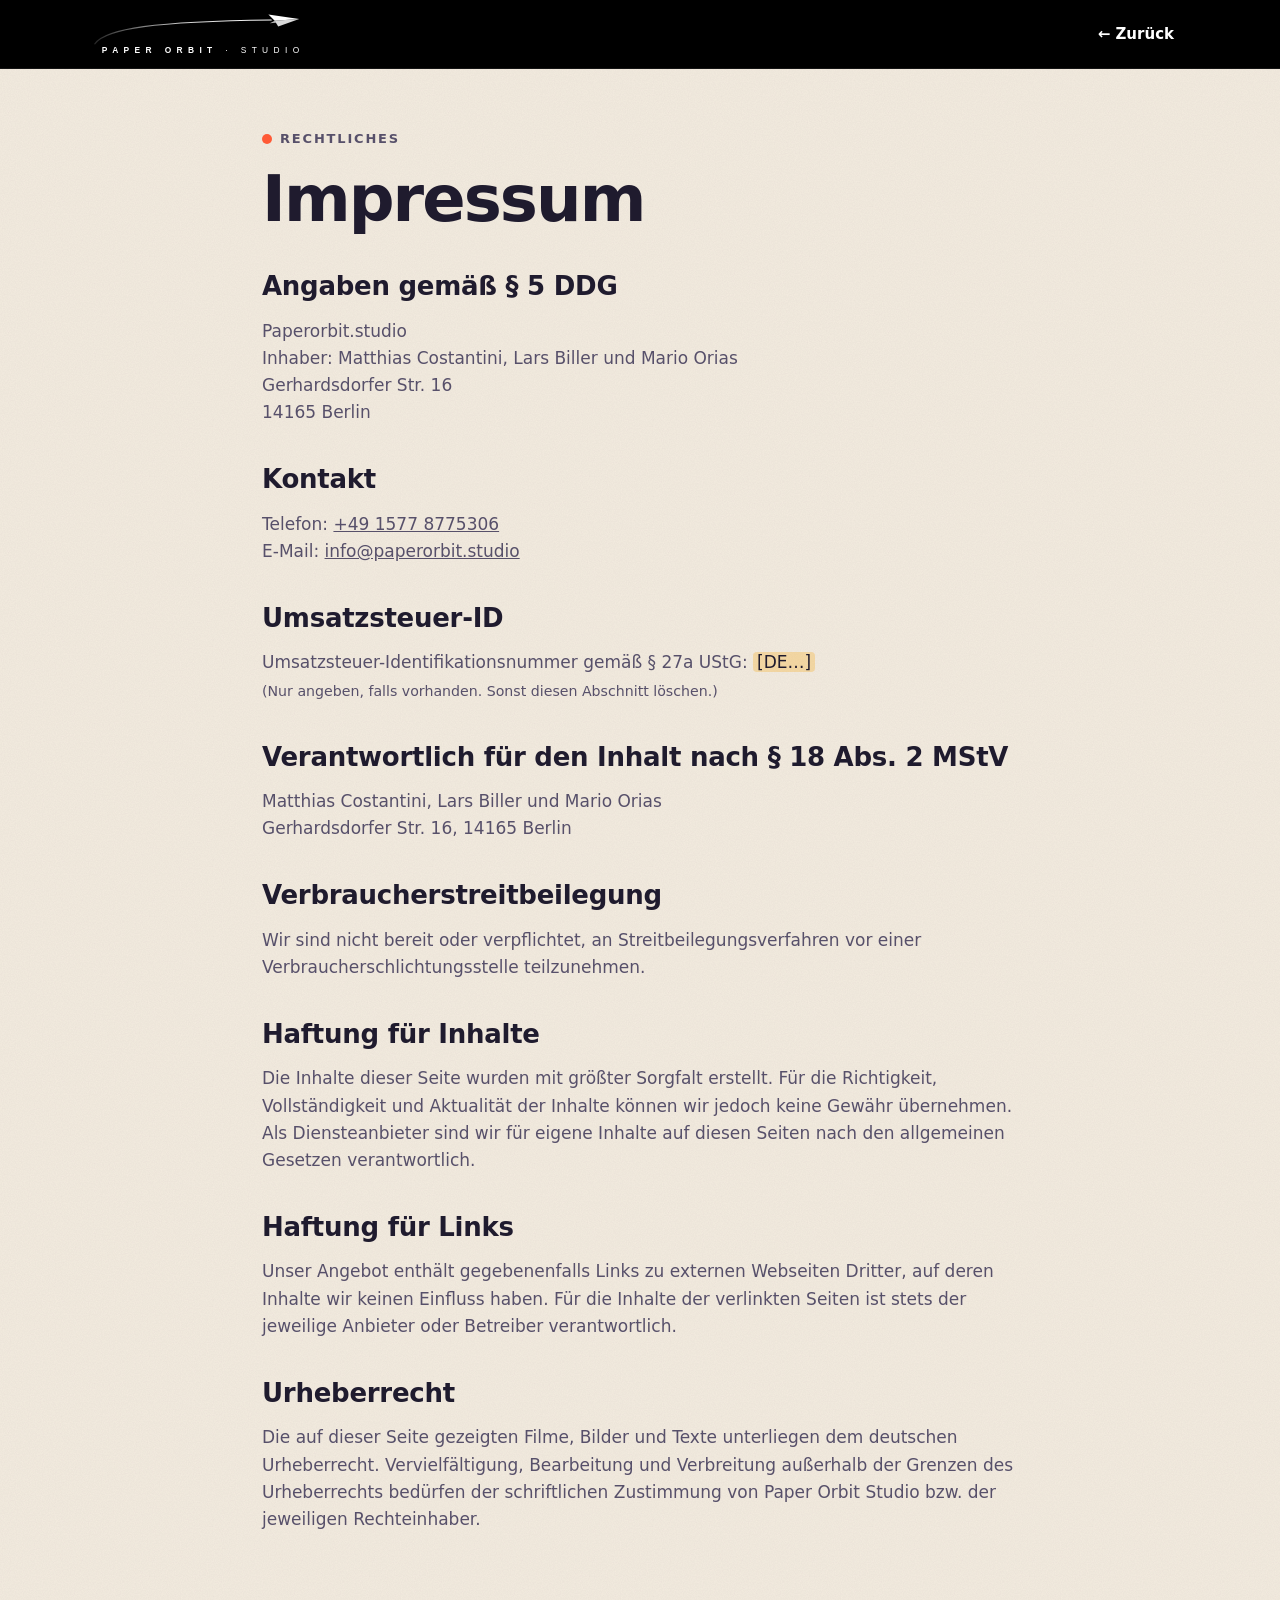
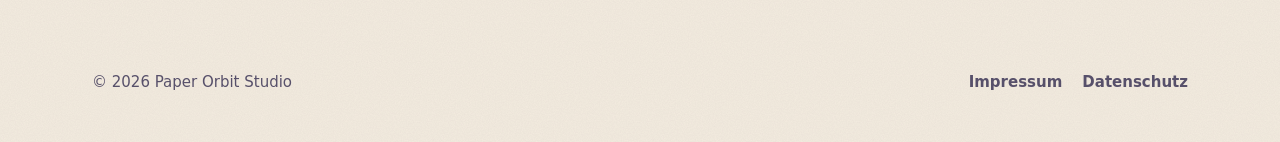
<file: paperorbit-platzhalter/impressum.html>
<!doctype html>
<html lang="de">
<head>
  <meta charset="utf-8">
  <meta name="viewport" content="width=device-width, initial-scale=1">
  <title>Impressum – Paper Orbit Studio</title>
  <meta name="robots" content="noindex">
  <link rel="icon" href="favicon.svg" type="image/svg+xml">
  <link rel="stylesheet" href="style.css">
</head>
<body>
<header class="header">
  <div class="wrap">
    <a class="logo" href="index.html" aria-label="Paper Orbit Studio, zur Startseite"><img class="logo-mark" src="logo-weiss.svg" alt=""></a>
    <nav class="nav" style="display:flex;position:static;flex-direction:row;padding:0;border:0;background:none"><a href="index.html">← Zurück</a></nav>
  </div>
</header>

<main class="legal">
  <div class="wrap">
    <span class="eyebrow">Rechtliches</span>
    <h1>Impressum</h1>

    <h2>Angaben gemäß § 5 DDG</h2>
    <p>
      Paperorbit.studio<br>
      Inhaber: Matthias Costantini, Lars Biller und Mario Orias<br>
      Gerhardsdorfer Str. 16<br>
      14165 Berlin
    </p>

    <h2>Kontakt</h2>
    <p>
      Telefon: <a href="tel:+4915778775306">+49 1577 8775306</a><br>
      E-Mail: <a href="mailto:info@paperorbit.studio">info@paperorbit.studio</a>
    </p>

    <h2>Umsatzsteuer-ID</h2>
    <p>Umsatzsteuer-Identifikationsnummer gemäß § 27a UStG: <span class="todo">[DE…]</span><br>
    <small>(Nur angeben, falls vorhanden. Sonst diesen Abschnitt löschen.)</small></p>

    <h2>Verantwortlich für den Inhalt nach § 18 Abs. 2 MStV</h2>
    <p>Matthias Costantini, Lars Biller und Mario Orias<br>Gerhardsdorfer Str. 16, 14165 Berlin</p>

    <h2>Verbraucherstreitbeilegung</h2>
    <p>Wir sind nicht bereit oder verpflichtet, an Streitbeilegungsverfahren vor einer Verbraucherschlichtungsstelle teilzunehmen.</p>

    <h2>Haftung für Inhalte</h2>
    <p>Die Inhalte dieser Seite wurden mit größter Sorgfalt erstellt. Für die Richtigkeit, Vollständigkeit und Aktualität der Inhalte können wir jedoch keine Gewähr übernehmen. Als Diensteanbieter sind wir für eigene Inhalte auf diesen Seiten nach den allgemeinen Gesetzen verantwortlich.</p>

    <h2>Haftung für Links</h2>
    <p>Unser Angebot enthält gegebenenfalls Links zu externen Webseiten Dritter, auf deren Inhalte wir keinen Einfluss haben. Für die Inhalte der verlinkten Seiten ist stets der jeweilige Anbieter oder Betreiber verantwortlich.</p>

    <h2>Urheberrecht</h2>
    <p>Die auf dieser Seite gezeigten Filme, Bilder und Texte unterliegen dem deutschen Urheberrecht. Vervielfältigung, Bearbeitung und Verbreitung außerhalb der Grenzen des Urheberrechts bedürfen der schriftlichen Zustimmung von Paper Orbit Studio bzw. der jeweiligen Rechteinhaber.</p>
  </div>
</main>

<footer class="footer">
  <div class="wrap">
    <span>© 2026 Paper Orbit Studio</span>
    <nav><a href="impressum.html">Impressum</a><a href="datenschutz.html">Datenschutz</a></nav>
  </div>
</footer>
</body>
</html>
</file>
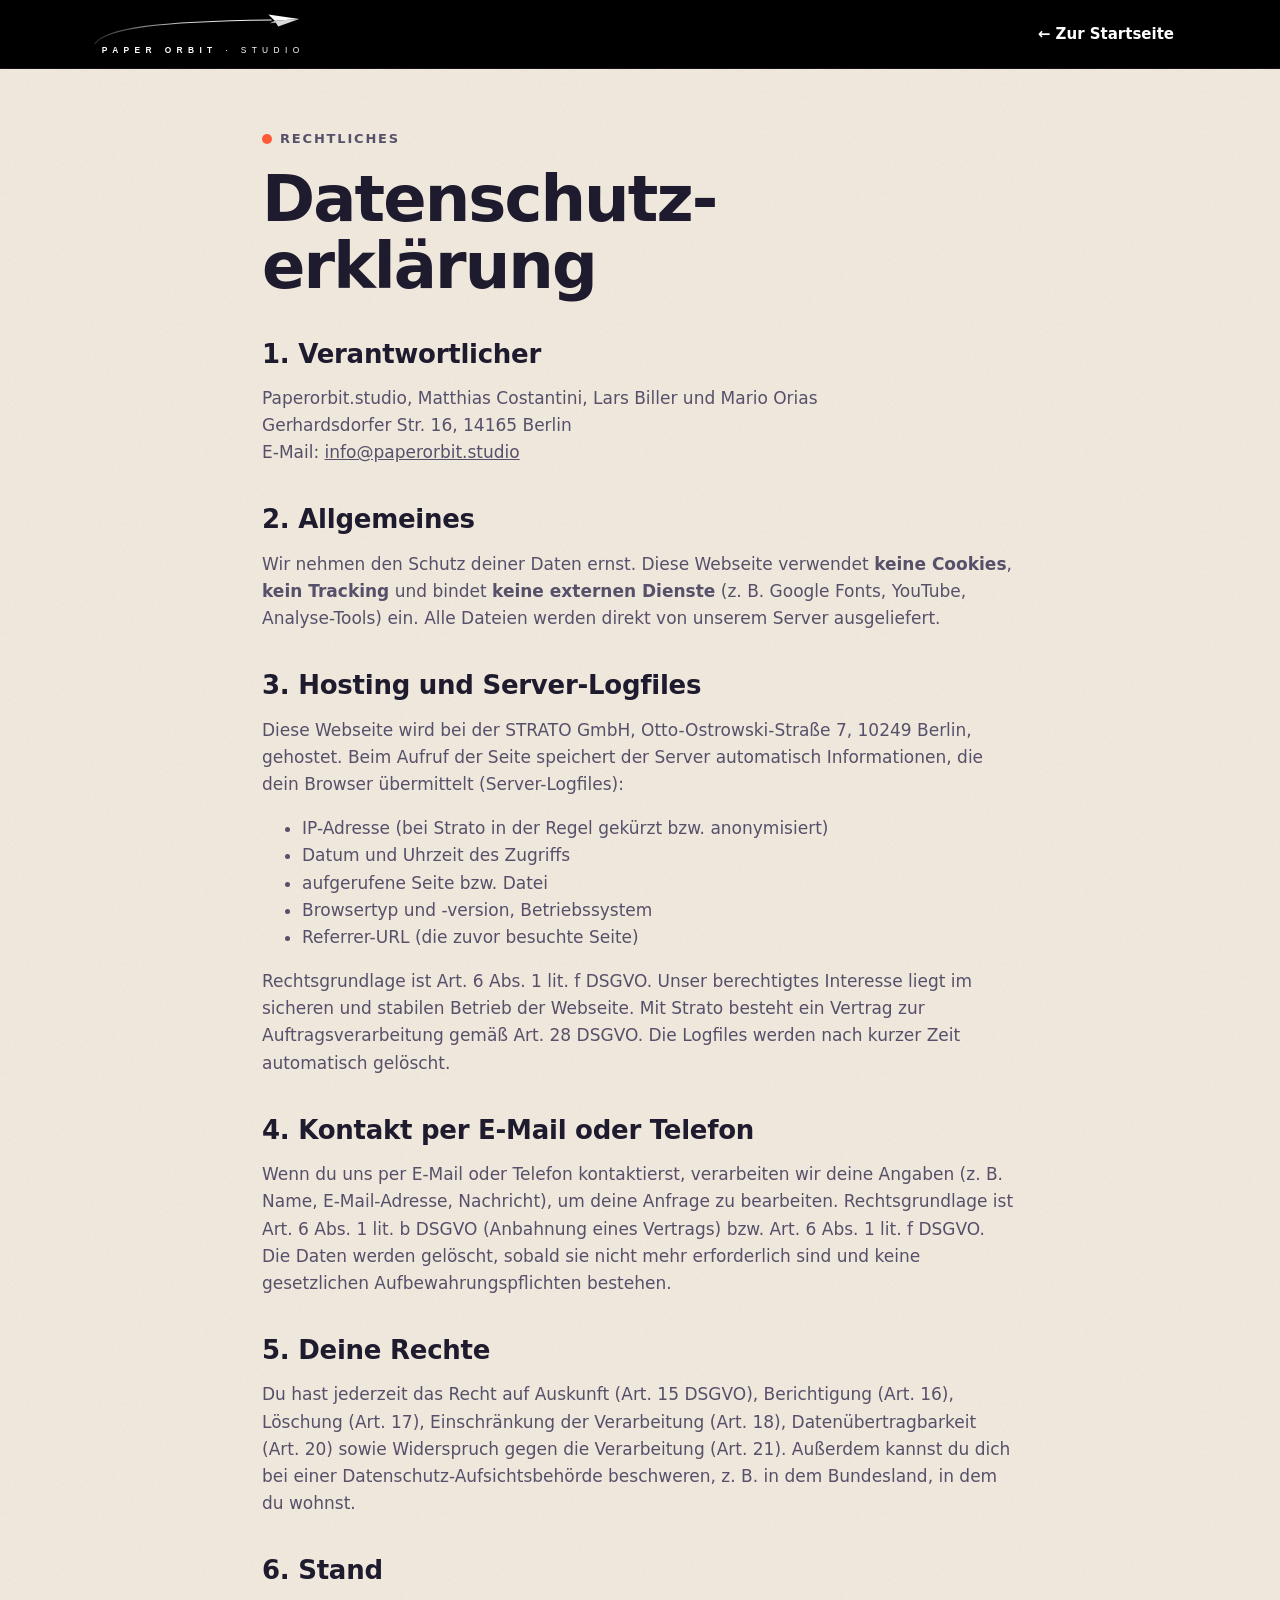
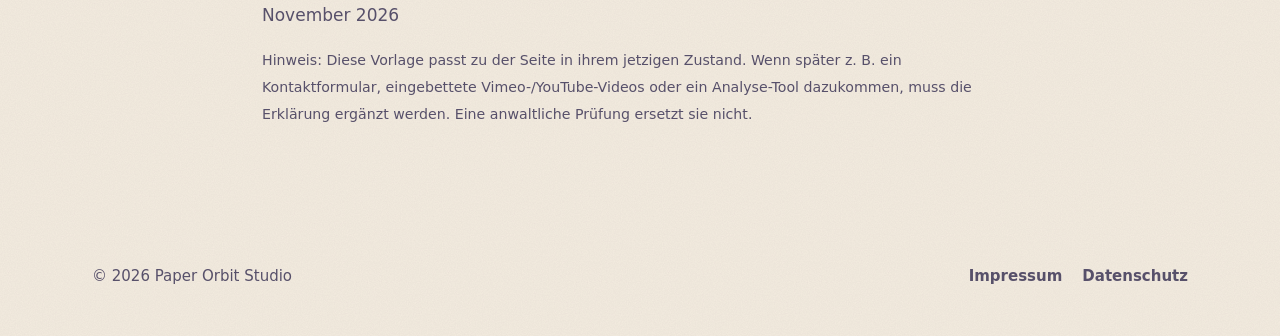
<file: paperorbit-studio/datenschutz.html>
<!doctype html>
<html lang="de">
<head>
  <meta charset="utf-8">
  <meta name="viewport" content="width=device-width, initial-scale=1">
  <title>Datenschutz – Paper Orbit Studio</title>
  <meta name="robots" content="noindex">
  <link rel="icon" href="favicon.svg" type="image/svg+xml">
  <link rel="stylesheet" href="style.css">
</head>
<body>
<header class="header">
  <div class="wrap">
    <a class="logo" href="index.html" aria-label="Paper Orbit Studio, zur Startseite"><img class="logo-mark" src="logo-weiss.svg" alt=""></a>
    <nav class="nav" style="display:flex;position:static;flex-direction:row;padding:0;border:0;background:none"><a href="index.html">← Zur Startseite</a></nav>
  </div>
</header>

<main class="legal">
  <div class="wrap">
    <span class="eyebrow">Rechtliches</span>
    <h1>Datenschutz&shy;erklärung</h1>

    <h2>1. Verantwortlicher</h2>
    <p>
      Paperorbit.studio, Matthias Costantini, Lars Biller und Mario Orias<br>
      Gerhardsdorfer Str. 16, 14165 Berlin<br>
      E-Mail: <a href="mailto:info@paperorbit.studio">info@paperorbit.studio</a>
    </p>

    <h2>2. Allgemeines</h2>
    <p>Wir nehmen den Schutz deiner Daten ernst. Diese Webseite verwendet <strong>keine Cookies</strong>, <strong>kein Tracking</strong> und bindet <strong>keine externen Dienste</strong> (z. B. Google Fonts, YouTube, Analyse-Tools) ein. Alle Dateien werden direkt von unserem Server ausgeliefert.</p>

    <h2>3. Hosting und Server-Logfiles</h2>
    <p>Diese Webseite wird bei der STRATO GmbH, Otto-Ostrowski-Straße 7, 10249 Berlin, gehostet. Beim Aufruf der Seite speichert der Server automatisch Informationen, die dein Browser übermittelt (Server-Logfiles):</p>
    <ul>
      <li>IP-Adresse (bei Strato in der Regel gekürzt bzw. anonymisiert)</li>
      <li>Datum und Uhrzeit des Zugriffs</li>
      <li>aufgerufene Seite bzw. Datei</li>
      <li>Browsertyp und -version, Betriebssystem</li>
      <li>Referrer-URL (die zuvor besuchte Seite)</li>
    </ul>
    <p>Rechtsgrundlage ist Art. 6 Abs. 1 lit. f DSGVO. Unser berechtigtes Interesse liegt im sicheren und stabilen Betrieb der Webseite. Mit Strato besteht ein Vertrag zur Auftragsverarbeitung gemäß Art. 28 DSGVO. Die Logfiles werden nach kurzer Zeit automatisch gelöscht.</p>

    <h2>4. Kontakt per E-Mail oder Telefon</h2>
    <p>Wenn du uns per E-Mail oder Telefon kontaktierst, verarbeiten wir deine Angaben (z. B. Name, E-Mail-Adresse, Nachricht), um deine Anfrage zu bearbeiten. Rechtsgrundlage ist Art. 6 Abs. 1 lit. b DSGVO (Anbahnung eines Vertrags) bzw. Art. 6 Abs. 1 lit. f DSGVO. Die Daten werden gelöscht, sobald sie nicht mehr erforderlich sind und keine gesetzlichen Aufbewahrungspflichten bestehen.</p>

    <h2>5. Deine Rechte</h2>
    <p>Du hast jederzeit das Recht auf Auskunft (Art. 15 DSGVO), Berichtigung (Art. 16), Löschung (Art. 17), Einschränkung der Verarbeitung (Art. 18), Datenübertragbarkeit (Art. 20) sowie Widerspruch gegen die Verarbeitung (Art. 21). Außerdem kannst du dich bei einer Datenschutz-Aufsichtsbehörde beschweren, z. B. in dem Bundesland, in dem du wohnst.</p>

    <h2>6. Stand</h2>
    <p>November 2026</p>

    <p><small>Hinweis: Diese Vorlage passt zu der Seite in ihrem jetzigen Zustand. Wenn später z. B. ein Kontaktformular, eingebettete Vimeo-/YouTube-Videos oder ein Analyse-Tool dazukommen, muss die Erklärung ergänzt werden. Eine anwaltliche Prüfung ersetzt sie nicht.</small></p>
  </div>
</main>

<footer class="footer">
  <div class="wrap">
    <span>© 2026 Paper Orbit Studio</span>
    <nav><a href="impressum.html">Impressum</a><a href="datenschutz.html">Datenschutz</a></nav>
  </div>
</footer>
</body>
</html>
</file>
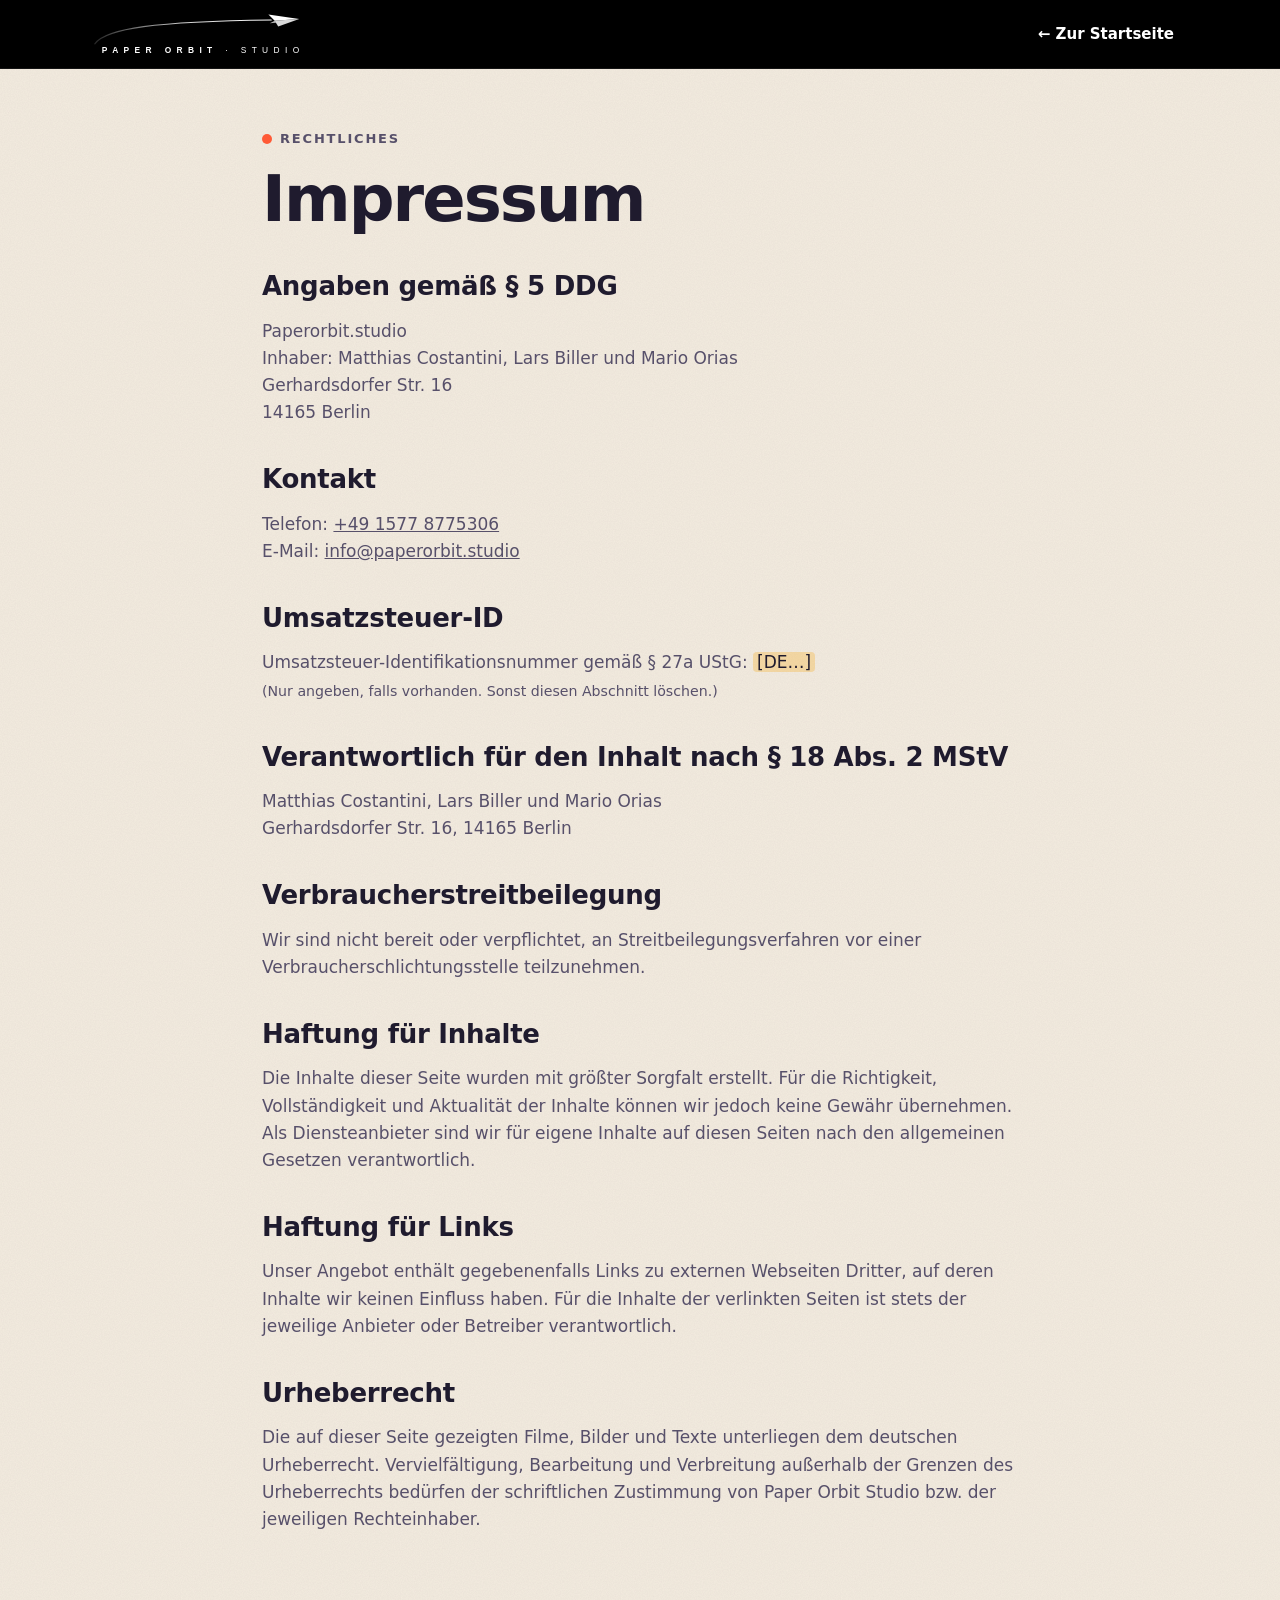
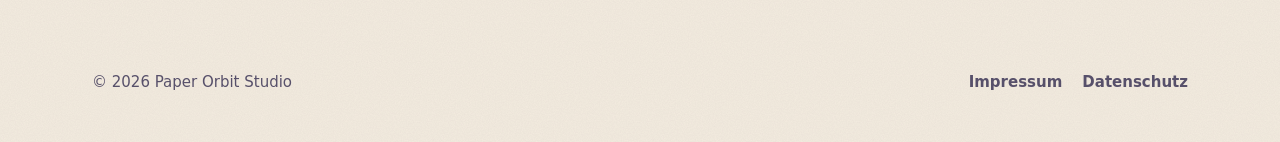
<file: paperorbit-studio/impressum.html>
<!doctype html>
<html lang="de">
<head>
  <meta charset="utf-8">
  <meta name="viewport" content="width=device-width, initial-scale=1">
  <title>Impressum – Paper Orbit Studio</title>
  <meta name="robots" content="noindex">
  <link rel="icon" href="favicon.svg" type="image/svg+xml">
  <link rel="stylesheet" href="style.css">
</head>
<body>
<header class="header">
  <div class="wrap">
    <a class="logo" href="index.html" aria-label="Paper Orbit Studio, zur Startseite"><img class="logo-mark" src="logo-weiss.svg" alt=""></a>
    <nav class="nav" style="display:flex;position:static;flex-direction:row;padding:0;border:0;background:none"><a href="index.html">← Zur Startseite</a></nav>
  </div>
</header>

<main class="legal">
  <div class="wrap">
    <span class="eyebrow">Rechtliches</span>
    <h1>Impressum</h1>

    <h2>Angaben gemäß § 5 DDG</h2>
    <p>
      Paperorbit.studio<br>
      Inhaber: Matthias Costantini, Lars Biller und Mario Orias<br>
      Gerhardsdorfer Str. 16<br>
      14165 Berlin
    </p>

    <h2>Kontakt</h2>
    <p>
      Telefon: <a href="tel:+4915778775306">+49 1577 8775306</a><br>
      E-Mail: <a href="mailto:info@paperorbit.studio">info@paperorbit.studio</a>
    </p>

    <h2>Umsatzsteuer-ID</h2>
    <p>Umsatzsteuer-Identifikationsnummer gemäß § 27a UStG: <span class="todo">[DE…]</span><br>
    <small>(Nur angeben, falls vorhanden. Sonst diesen Abschnitt löschen.)</small></p>

    <h2>Verantwortlich für den Inhalt nach § 18 Abs. 2 MStV</h2>
    <p>Matthias Costantini, Lars Biller und Mario Orias<br>Gerhardsdorfer Str. 16, 14165 Berlin</p>

    <h2>Verbraucherstreitbeilegung</h2>
    <p>Wir sind nicht bereit oder verpflichtet, an Streitbeilegungsverfahren vor einer Verbraucherschlichtungsstelle teilzunehmen.</p>

    <h2>Haftung für Inhalte</h2>
    <p>Die Inhalte dieser Seite wurden mit größter Sorgfalt erstellt. Für die Richtigkeit, Vollständigkeit und Aktualität der Inhalte können wir jedoch keine Gewähr übernehmen. Als Diensteanbieter sind wir für eigene Inhalte auf diesen Seiten nach den allgemeinen Gesetzen verantwortlich.</p>

    <h2>Haftung für Links</h2>
    <p>Unser Angebot enthält gegebenenfalls Links zu externen Webseiten Dritter, auf deren Inhalte wir keinen Einfluss haben. Für die Inhalte der verlinkten Seiten ist stets der jeweilige Anbieter oder Betreiber verantwortlich.</p>

    <h2>Urheberrecht</h2>
    <p>Die auf dieser Seite gezeigten Filme, Bilder und Texte unterliegen dem deutschen Urheberrecht. Vervielfältigung, Bearbeitung und Verbreitung außerhalb der Grenzen des Urheberrechts bedürfen der schriftlichen Zustimmung von Paper Orbit Studio bzw. der jeweiligen Rechteinhaber.</p>
  </div>
</main>

<footer class="footer">
  <div class="wrap">
    <span>© 2026 Paper Orbit Studio</span>
    <nav><a href="impressum.html">Impressum</a><a href="datenschutz.html">Datenschutz</a></nav>
  </div>
</footer>
</body>
</html>
</file>
<file: paperorbit-studio/style.css>
/* paperorbit Studio – Stylesheet
   Keine externen Schriften oder Dienste (DSGVO-freundlich). */

:root {
  --paper: #f4ecdf;
  --paper-2: #ebe0cf;
  --card: #fbf6ee;
  --ink: #1f1b2e;
  --ink-soft: #57506a;
  --accent: #ff5a36;
  --accent-2: #3b5bdb;
  --accent-3: #f2b134;
  --line: rgba(31, 27, 46, .18);
  --shadow: 0 1px 0 rgba(31, 27, 46, .08), 0 10px 24px -12px rgba(31, 27, 46, .35);
  --radius: 14px;
  --max: 1160px;
  --font: ui-rounded, "SF Pro Rounded", "Avenir Next", "Segoe UI", system-ui, -apple-system, sans-serif;
  --font-display: "Avenir Next Condensed", "Arial Narrow", "Helvetica Neue", var(--font);
  color-scheme: light;
}

* { box-sizing: border-box; }
html { scroll-behavior: smooth; }
body {
  margin: 0;
  background-color: var(--paper);
  /* feine Papierstruktur als Inline-SVG */
  background-image: url("data:image/svg+xml,%3Csvg xmlns='http://www.w3.org/2000/svg' width='220' height='220'%3E%3Cfilter id='n'%3E%3CfeTurbulence type='fractalNoise' baseFrequency='.85' numOctaves='3' stitchTiles='stitch'/%3E%3CfeColorMatrix values='0 0 0 0 0.12 0 0 0 0 0.1 0 0 0 0 0.18 0 0 0 .07 0'/%3E%3C/filter%3E%3Crect width='100%25' height='100%25' filter='url(%23n)'/%3E%3C/svg%3E");
  color: var(--ink);
  font-family: var(--font);
  font-size: 17px;
  line-height: 1.6;
  -webkit-font-smoothing: antialiased;
  overflow-x: hidden;
}
img, video, svg { max-width: 100%; display: block; }
a { color: inherit; }
:focus-visible { outline: 3px solid var(--accent-2); outline-offset: 3px; border-radius: 6px; }

.wrap { max-width: var(--max); margin: 0 auto; padding: 0 16px; }
@media (min-width: 720px) { .wrap { padding: 0 32px; } }

/* ---------- Kopfzeile ---------- */
.header {
  position: sticky; top: 0; z-index: 50;
  background: #000;
  backdrop-filter: blur(8px);
  color: #fff;
  border-bottom: 1px solid rgba(255, 255, 255, .08);
}
.header .wrap { display: flex; align-items: center; justify-content: space-between; height: 68px; }
.logo { display: flex; align-items: center; text-decoration: none; color: #fff; }
.logo-mark { width: 210px; height: auto; overflow: visible; }
.logo-mark text { font-family: "Avenir Next", "Futura", "Century Gothic", "Montserrat", "Segoe UI", sans-serif; }
.logo-mark .trail { stroke-dasharray: 1; stroke-dashoffset: 1; animation: draw 1.4s .2s cubic-bezier(.6,.1,.2,1) forwards; }
.logo-mark .plane { opacity: 0; animation: fly-in 1.4s .2s cubic-bezier(.6,.1,.2,1) forwards; }
@media (max-width: 400px) { .logo-mark { width: 170px; } }

.nav { display: flex; gap: 4px; }
.nav a {
  text-decoration: none; font-weight: 600; font-size: 15px;
  padding: 8px 14px; border-radius: 999px;
}
.nav a:hover { background: rgba(255,255,255,.1); }
.nav a.cta { background: var(--paper); color: var(--ink); }
.nav a.cta:hover { background: var(--accent); color: #fff; }

.menu-btn { display: none; background: none; border: 0; padding: 8px; cursor: pointer; color: #fff; }
@media (max-width: 760px) {
  .menu-btn { display: block; }
  .nav {
    position: absolute; top: 68px; left: 0; right: 0;
    flex-direction: column; padding: 12px 16px 20px;
    background: #000; border-bottom: 1px solid rgba(255,255,255,.1);
    display: none;
  }
  .nav.open { display: flex; }
  .nav a { padding: 12px 14px; font-size: 18px; }
}

.eyebrow {
  display: inline-flex; align-items: center; gap: 8px;
  font-size: 13px; font-weight: 700; letter-spacing: .14em; text-transform: uppercase;
  color: var(--ink-soft);
}
.eyebrow::before { content: ""; width: 10px; height: 10px; border-radius: 50%; background: var(--accent); }

h1, h2, h3 { line-height: 1.05; letter-spacing: -.03em; margin: 0; }
h1 { font-family: var(--font-display); font-size: clamp(44px, 8vw, 88px); font-weight: 800; margin: 14px 0 20px; }
h1 em { font-style: normal; color: var(--accent); position: relative; white-space: nowrap; }
h1 em::after {
  content: ""; position: absolute; left: -4%; right: -4%; bottom: .02em; height: .32em;
  background: var(--accent-3); opacity: .45; z-index: -1; border-radius: 40% 60% 50% 50%;
  transform: rotate(-1.5deg);
}
.lead { font-size: clamp(18px, 2.2vw, 21px); color: var(--ink-soft); max-width: 34em; margin: 0 0 28px; }

.btns { display: flex; flex-wrap: wrap; gap: 12px; }
.btn {
  display: inline-flex; align-items: center; gap: 10px;
  padding: 14px 22px; border-radius: 999px; border: 2px solid var(--ink);
  font: inherit; font-weight: 700; font-size: 16px; text-decoration: none; cursor: pointer;
  background: transparent; color: var(--ink);
  transition: transform .15s, box-shadow .15s, background .15s;
}
.btn:hover { transform: translate(-2px, -2px); box-shadow: 4px 4px 0 var(--ink); }
.btn.primary { background: var(--accent); border-color: var(--accent); color: #fff; }
.btn.primary:hover { box-shadow: 4px 4px 0 var(--ink); }

/* ---------- Startseite: Logo-Intro ---------- */
.hero { background: #000; color: var(--paper); padding: 8px 0 72px; text-align: center; }
.intro { position: relative; max-width: 1000px; margin: 0 auto; }
.intro-video {
  width: 100%; aspect-ratio: 640 / 368; height: auto; background: #000; object-fit: cover;
  /* weiche Ränder, damit das Video nahtlos ins Schwarz übergeht */
  -webkit-mask-image: radial-gradient(ellipse 60% 70% at 50% 50%, #000 60%, transparent 100%);
          mask-image: radial-gradient(ellipse 60% 70% at 50% 50%, #000 60%, transparent 100%);
}
.intro-controls {
  position: absolute; right: 16px; bottom: 12px; display: flex; gap: 8px;
  opacity: .55; transition: opacity .2s;
}
.intro:hover .intro-controls, .intro-controls:focus-within { opacity: 1; }
.chip {
  display: inline-flex; align-items: center; gap: 6px; cursor: pointer;
  font: inherit; font-size: 13px; font-weight: 600; letter-spacing: .04em;
  padding: 7px 12px; border-radius: 999px;
  color: #fff; background: rgba(255,255,255,.08); border: 1px solid rgba(255,255,255,.25);
}
.chip:hover { background: rgba(255,255,255,.18); }
.chip .x { display: inline; } .chip .wave { display: none; }
.chip[aria-pressed="true"] .x { display: none; } .chip[aria-pressed="true"] .wave { display: inline; }
.hero-text { display: flex; flex-direction: column; align-items: center; }
.hero .eyebrow { color: rgba(244,236,223,.65); margin-top: 8px; }
.hero h1 { isolation: isolate; color: #fff; }
.hero h1 em::after { display: none; }
.hero .lead { color: rgba(244,236,223,.75); margin-left: auto; margin-right: auto; }
.hero .btns { justify-content: center; }
.hero .btn:hover { box-shadow: 4px 4px 0 rgba(255,255,255,.35); }
.btn.ghost { color: #fff; border-color: rgba(255,255,255,.7); }
@media (min-width: 900px) { .hero { padding-bottom: 96px; } }

/* ---------- Laufband ---------- */
.ticker { border-block: 1px solid rgba(255,255,255,.15); background: var(--ink); color: var(--paper); overflow: hidden; }
.ticker-track { display: flex; gap: 40px; width: max-content; padding: 14px 0; animation: marquee 30s linear infinite; }
.ticker span { font-weight: 800; font-size: 20px; letter-spacing: .02em; text-transform: uppercase; white-space: nowrap; display: flex; align-items: center; gap: 40px; }
.ticker span::after { content: "✦"; color: var(--accent-3); }

/* ---------- Abschnitte ---------- */
section { padding: 80px 0; }
.section-head { display: flex; flex-wrap: wrap; align-items: end; justify-content: space-between; gap: 16px; margin-bottom: 36px; }
h2 { font-family: var(--font-display); font-size: clamp(34px, 5vw, 56px); font-weight: 800; margin-top: 10px; }
.section-head p { max-width: 30em; color: var(--ink-soft); margin: 0; }

/* Filter */
.filters { display: flex; flex-wrap: wrap; gap: 8px; }
.filters button {
  font: inherit; font-weight: 600; font-size: 15px; cursor: pointer;
  padding: 8px 16px; border-radius: 999px; border: 2px solid var(--ink);
  background: transparent; color: var(--ink);
}
.filters button[aria-pressed="true"] { background: var(--ink); color: var(--paper); }

/* Portfolio-Raster */
.grid { display: grid; gap: 22px; grid-template-columns: 1fr; }
@media (min-width: 640px) { .grid { grid-template-columns: repeat(2, 1fr); } }
@media (min-width: 1000px) { .grid { grid-template-columns: repeat(3, 1fr); } }

.project {
  background: var(--card); border-radius: var(--radius); box-shadow: var(--shadow);
  overflow: hidden; transition: transform .25s, box-shadow .25s;
}
.project:nth-child(3n+1) { transform: rotate(-.6deg); }
.project:nth-child(3n+2) { transform: rotate(.5deg); }
.project:hover { transform: rotate(0) translateY(-6px); box-shadow: 0 24px 40px -18px rgba(31,27,46,.5); }
.project.hidden { display: none; }
.project .thumb { aspect-ratio: 16 / 10; position: relative; overflow: hidden; }
.project .thumb > * { position: absolute; inset: 0; width: 100%; height: 100%; object-fit: cover; }
.project .meta { padding: 16px 18px 20px; }
.project .tag {
  display: inline-block; font-size: 12px; font-weight: 700; letter-spacing: .1em; text-transform: uppercase;
  padding: 3px 10px; border-radius: 999px; background: var(--paper-2); color: var(--ink-soft);
}
.project h3 { font-size: 21px; margin: 10px 0 4px; letter-spacing: -.01em; }
.project p { margin: 0; font-size: 15px; color: var(--ink-soft); }

/* Leistungen */
.services { background: var(--ink); color: var(--paper); border-radius: 28px; margin: 0 12px; position: relative; overflow: hidden; }
@media (min-width: 720px) { .services { margin: 0 24px; } }
.services .eyebrow { color: rgba(244,236,223,.7); }
.services .section-head p { color: rgba(244,236,223,.75); }
.services .orbit-deco {
  position: absolute; width: 640px; height: 640px; right: -240px; top: -240px;
  border: 2px dashed rgba(244,236,223,.15); border-radius: 50%;
  animation: spin 80s linear infinite;
}
.services .orbit-deco::after {
  content: ""; position: absolute; width: 20px; height: 20px; border-radius: 50%;
  background: var(--accent); left: 50%; bottom: -10px;
}
.service-list { display: grid; gap: 18px; grid-template-columns: 1fr; position: relative; }
@media (min-width: 720px) { .service-list { grid-template-columns: repeat(2, 1fr); } }
@media (min-width: 1060px) { .service-list { grid-template-columns: repeat(4, 1fr); } }
.service {
  border: 1.5px solid rgba(244,236,223,.22); border-radius: var(--radius);
  padding: 24px; background: rgba(244,236,223,.04);
}
.service .icon {
  width: 52px; height: 52px; border-radius: 50%; display: grid; place-items: center;
  background: var(--paper); color: var(--ink); margin-bottom: 18px;
}
.service:nth-child(2) .icon { background: var(--accent); color: #fff; }
.service:nth-child(3) .icon { background: var(--accent-3); }
.service:nth-child(4) .icon { background: var(--accent-2); color: #fff; }
.service h3 { font-size: 22px; margin-bottom: 8px; letter-spacing: -.01em; }
.service p { margin: 0; color: rgba(244,236,223,.75); font-size: 15.5px; }

/* Über uns */
.about .wrap { display: grid; gap: 48px; align-items: center; }
@media (min-width: 900px) { .about .wrap { grid-template-columns: .9fr 1.1fr; } }
.polaroid {
  background: var(--card); padding: 14px 14px 56px; box-shadow: var(--shadow);
  transform: rotate(-3deg); max-width: 420px; margin: 0 auto; position: relative;
}
.polaroid .photo { aspect-ratio: 4 / 5; background: var(--paper-2); overflow: hidden; }
.polaroid .photo > * { width: 100%; height: 100%; object-fit: cover; }
.polaroid figcaption {
  position: absolute; bottom: 16px; left: 0; right: 0; text-align: center;
  font-family: "Bradley Hand", "Segoe Print", "Comic Sans MS", cursive; font-size: 20px; color: var(--ink-soft);
}
.polaroid .tape { top: -12px; left: 50%; transform: translateX(-50%) rotate(3deg); }
.about p { color: var(--ink-soft); font-size: 18px; }
.stats { display: flex; flex-wrap: wrap; gap: 28px; margin-top: 28px; }
.stats div { border-left: 3px solid var(--accent); padding-left: 14px; }
.stats strong { display: block; font-size: 36px; line-height: 1; letter-spacing: -.03em; }
.stats span { font-size: 14px; color: var(--ink-soft); }

/* Ablauf */
.steps { display: grid; gap: 18px; counter-reset: step; grid-template-columns: 1fr; }
@media (min-width: 720px) { .steps { grid-template-columns: repeat(4, 1fr); } }
.step { counter-increment: step; position: relative; padding-top: 56px; }
.step::before {
  content: counter(step, decimal-leading-zero);
  position: absolute; top: 0; left: 0; width: 44px; height: 44px; border-radius: 50%;
  border: 2px solid var(--ink); display: grid; place-items: center; font-weight: 800; font-size: 15px;
  background: var(--card);
}
.step h3 { font-size: 20px; margin-bottom: 6px; }
.step p { margin: 0; font-size: 15.5px; color: var(--ink-soft); }

/* Kontakt */
.contact-card {
  background: var(--accent); color: #fff; border-radius: 28px; padding: 48px 24px;
  text-align: center; position: relative; overflow: hidden;
}
@media (min-width: 720px) { .contact-card { padding: 72px 48px; } }
.contact-card h2 { color: #fff; }
.contact-card p { font-size: 19px; max-width: 32em; margin: 16px auto 28px; opacity: .92; }
.contact-card .btn { border-color: #fff; color: #fff; }
.contact-card .btn.primary { background: var(--ink); border-color: var(--ink); }
.contact-card .btn:hover { box-shadow: 4px 4px 0 var(--ink); }
.contact-card .ring {
  position: absolute; border: 2px dashed rgba(255,255,255,.35); border-radius: 50%;
  width: 520px; height: 520px; left: -200px; bottom: -300px; animation: spin 50s linear infinite;
}
.contact-card .ring.b { width: 360px; height: 360px; left: auto; right: -140px; top: -200px; bottom: auto; animation-direction: reverse; }
.contact-info { display: flex; flex-wrap: wrap; justify-content: center; gap: 10px 28px; margin-top: 28px; font-weight: 600; }
.contact-info a { text-decoration: none; border-bottom: 2px solid rgba(255,255,255,.5); }

/* Fußzeile */
.footer { padding: 40px 0 48px; font-size: 15px; color: var(--ink-soft); }
.footer .wrap { display: flex; flex-wrap: wrap; gap: 16px; justify-content: space-between; align-items: center; }
.footer nav { display: flex; gap: 20px; }
.footer a { text-decoration: none; font-weight: 600; }
.footer a:hover { color: var(--accent); }

/* Video-Overlay */
.lightbox {
  position: fixed; inset: 0; z-index: 100; background: rgba(20, 17, 30, .92);
  display: none; place-items: center; padding: 16px;
}
.lightbox.open { display: grid; }
.lightbox video { width: min(100%, 1100px); max-height: 85vh; border-radius: 10px; background: #000; }
.lightbox .close {
  position: absolute; top: 16px; right: 16px; width: 48px; height: 48px; border-radius: 50%;
  border: 0; background: var(--paper); color: var(--ink); font-size: 26px; cursor: pointer;
}
.lightbox .missing { color: var(--paper); text-align: center; max-width: 30em; }

/* Rechtstexte */
.legal { padding: 56px 0 80px; }
.legal .wrap { max-width: 820px; }
.legal h1 { font-size: clamp(40px, 6vw, 64px); }
.legal h2 { font-size: 26px; margin: 40px 0 10px; font-family: var(--font); letter-spacing: -.01em; }
.legal h3 { font-size: 19px; margin: 24px 0 6px; }
.legal p, .legal li { color: var(--ink-soft); }
.todo { background: rgba(242, 177, 52, .35); padding: 0 4px; border-radius: 4px; color: var(--ink); }

/* Einblenden beim Scrollen */
.reveal { opacity: 0; transform: translateY(24px); transition: opacity .7s, transform .7s; }
.reveal.in { opacity: 1; transform: none; }

@keyframes draw { to { stroke-dashoffset: 0; } }
@keyframes fly-in { from { opacity: 0; transform: translate(-40px, 8px); } to { opacity: 1; transform: none; } }
@keyframes spin { to { transform: rotate(360deg); } }
@keyframes marquee { to { transform: translateX(-50%); } }
@keyframes pulse { 50% { box-shadow: 0 0 0 18px rgba(255, 90, 54, 0); } }
@keyframes orbit {
  from { transform: rotate(0deg) translateX(var(--r)) rotate(0deg); }
  to { transform: rotate(360deg) translateX(var(--r)) rotate(-360deg); }
}

@media (prefers-reduced-motion: reduce) {
  *, *::before, *::after { animation: none !important; transition: none !important; }
  .reveal { opacity: 1; transform: none; }
  .logo-mark .trail { stroke-dashoffset: 0; } .logo-mark .plane { opacity: 1; }
  html { scroll-behavior: auto; }
}
</file>
<file: analysis-quest/web/style.css>
:root {
  --bg: #eef7f6; --card: #ffffff; --text: #14201f; --muted: #5f6b6a; --line: #d9ecea;
  --brand: #0e7c86; --brand-2: #2bb3a3; --brand-soft: #dbf3ef; --on-brand: #fff;
  --ok: #17915a; --ok-soft: #dcf6e8; --bad: #d23c3c; --bad-soft: #fde4e4;
  --h1: #fff6d6; --h1-line: #f0c94a; --h2: #ffe9d6; --h2-line: #f29a4a; --sol: #e3efff; --sol-line: #4a8af2;
  --daily: linear-gradient(135deg, #ffb547, #ff7a59); --blitz: linear-gradient(135deg, #22c1c3, #2b7de9); --mix: linear-gradient(135deg, #8a63f2, #c35bd9);
  --shadow: 0 2px 10px rgba(10, 70, 70, .08);
  --key: #fff; --key-fn: #dbf3ef;
}
@media (prefers-color-scheme: dark) {
  :root:not([data-theme="light"]) {
    --bg: #0f1a1a; --card: #172524; --text: #eef6f5; --muted: #9fb0ae; --line: #24403d;
    --brand: #12857f; --brand-2: #1fa596; --brand-soft: #173a37; --on-brand: #fff;
    --ok: #4fd38e; --ok-soft: #173a29; --bad: #ff7676; --bad-soft: #3d1d22;
    --h1: #3a3213; --h1-line: #c9a531; --h2: #3d2716; --h2-line: #e08a3d; --sol: #172a45; --sol-line: #5b9bff;
    --shadow: 0 2px 10px rgba(0, 0, 0, .35);
    --key: #1e3331; --key-fn: #24443f;
    color-scheme: dark;
  }
}
:root[data-theme="dark"] {
  --bg: #0f1a1a; --card: #172524; --text: #eef6f5; --muted: #9fb0ae; --line: #24403d;
  --brand: #12857f; --brand-2: #1fa596; --brand-soft: #173a37;
  --ok: #4fd38e; --ok-soft: #173a29; --bad: #ff7676; --bad-soft: #3d1d22;
  --h1: #3a3213; --h1-line: #c9a531; --h2: #3d2716; --h2-line: #e08a3d; --sol: #172a45; --sol-line: #5b9bff;
  --key: #1e3331; --key-fn: #24443f;
  color-scheme: dark;
}

* { box-sizing: border-box; -webkit-tap-highlight-color: transparent; }
html, body { margin: 0; }
body {
  background: var(--bg); color: var(--text);
  font: 16px/1.45 system-ui, -apple-system, "Segoe UI", Roboto, sans-serif;
  overflow-x: hidden;
}
button { font: inherit; color: inherit; cursor: pointer; border: 0; background: none; }
.view { max-width: 560px; margin: 0 auto; padding-top: calc(12px + env(safe-area-inset-top, 0px)); padding-bottom: calc(24px + env(safe-area-inset-bottom, 0px)); padding-left: max(16px, env(safe-area-inset-left, 0px)); padding-right: max(16px, env(safe-area-inset-right, 0px)); }
[hidden] { display: none !important; }

.foot a { color: var(--brand); font-weight: 700; }
/* ---------- Startseite ---------- */
.hero { background: linear-gradient(135deg, var(--brand), var(--brand-2)); color: #fff; border-radius: 22px; padding: 16px; box-shadow: var(--shadow); }
.hero-top { display: flex; justify-content: space-between; align-items: flex-start; gap: 12px; }
.app-name { font-size: 1.5rem; font-weight: 800; letter-spacing: -.02em; }
.sub { opacity: .85; font-size: .85rem; }
.streak { background: rgba(255, 255, 255, .18); color: #fff; padding: 6px 12px; border-radius: 99px; font-weight: 700; white-space: nowrap; }
.player { display: flex; gap: 12px; align-items: center; margin-top: 16px; }
.avatar { font-size: 2.2rem; width: 56px; height: 56px; border-radius: 16px; background: rgba(255, 255, 255, .2); display: grid; place-items: center; flex: none; }
.player-info { flex: 1; min-width: 0; }
.player-title { font-weight: 700; }
.xpbar { height: 10px; background: rgba(255, 255, 255, .25); border-radius: 99px; overflow: hidden; margin: 6px 0 3px; }
#xpfill { height: 100%; width: 0; background: #ffe066; border-radius: 99px; transition: width .6s ease; }
.xptext { font-size: .78rem; opacity: .9; }

.modes { display: grid; gap: 10px; margin-top: 14px; }
.mode { display: flex; align-items: center; gap: 12px; padding: 14px; border-radius: 18px; color: #fff; text-align: left; box-shadow: var(--shadow); transition: transform .1s; }
.mode:active, .ch-card:active, .big-btn:active, .type-row:active { transform: scale(.98); }
.mode.daily { background: var(--daily); } .mode.blitz { background: var(--blitz); } .mode.mix { background: var(--mix); }
.mode-ico { font-size: 1.8rem; width: 44px; text-align: center; }
.mode-txt { display: flex; flex-direction: column; }
.mode-txt b { font-size: 1.05rem; }
.mode-txt small { opacity: .92; }

.sec { font-size: .8rem; text-transform: uppercase; letter-spacing: .08em; color: var(--muted); margin: 22px 4px 10px; }
.ch-card { display: flex; gap: 12px; align-items: center; width: 100%; background: var(--card); border-radius: 18px; padding: 12px 14px; margin-bottom: 10px; text-align: left; box-shadow: var(--shadow); transition: transform .1s; }
.ch-ico { font-size: 1.6rem; width: 46px; height: 46px; border-radius: 14px; background: var(--brand-soft); display: grid; place-items: center; flex: none; }
.ch-body { flex: 1; min-width: 0; }
.ch-name { font-weight: 700; }
.ch-desc-s { color: var(--muted); font-size: .8rem; white-space: nowrap; overflow: hidden; text-overflow: ellipsis; }
.ch-bar { height: 6px; background: var(--line); border-radius: 99px; margin-top: 6px; overflow: hidden; }
.ch-bar div { height: 100%; background: linear-gradient(90deg, var(--brand), var(--brand-2)); border-radius: 99px; }
.stars { color: #f5b301; letter-spacing: 1px; font-size: .95rem; white-space: nowrap; }
.stars .off { color: var(--line); }
.badges-btn { width: 100%; margin-top: 12px; padding: 14px; border-radius: 16px; background: var(--card); font-weight: 700; box-shadow: var(--shadow); }
.foot { text-align: center; color: var(--muted); font-size: .8rem; margin-top: 18px; }

/* Abi-Fortschritt */
.abi { background: var(--card); border-radius: 18px; padding: 12px 14px; margin-top: 12px; box-shadow: var(--shadow); }
.abi-row { display: flex; justify-content: space-between; }
.abi-bar { height: 10px; background: var(--line); border-radius: 99px; overflow: hidden; margin: 6px 0 4px; }
#abi-fill { height: 100%; width: 0; background: linear-gradient(90deg, #17915a, #4fd38e); border-radius: 99px; transition: width .6s ease; }
.abi small { color: var(--muted); font-size: .8rem; }

/* Abi-Training */
.abi-train { display: grid; gap: 10px; }
.exam-btn { display: flex; align-items: center; gap: 12px; padding: 14px; border-radius: 18px; background: var(--card); text-align: left; box-shadow: var(--shadow); border-left: 5px solid var(--brand); transition: transform .1s; }
.exam-btn:active { transform: scale(.98); }
.exam-btn .mode-txt small { color: var(--muted); }
.ctx { margin-bottom: 12px; }
.ctx details { background: var(--brand-soft); border-radius: 14px; padding: 10px 12px; }
.ctx summary { font-weight: 800; cursor: pointer; color: var(--brand); }
.ctx-body { margin-top: 6px; line-height: 1.8; }
.link-row { display: flex; flex-direction: column; gap: 2px; padding: 14px; margin-bottom: 10px; border-radius: 16px; background: var(--card); color: var(--text); text-decoration: none; box-shadow: var(--shadow); border-left: 5px solid var(--brand); }
.link-row b::after { content: ' ↗'; color: var(--brand); }
.link-row small { color: var(--muted); }

/* ---------- Topbar ---------- */
.topbar { display: flex; align-items: center; gap: 10px; min-height: 44px; }
.topbar h1 { font-size: 1.15rem; margin: 0; }
.icon-btn { width: 40px; height: 40px; border-radius: 12px; background: var(--card); font-size: 1.3rem; box-shadow: var(--shadow); flex: none; }
.task-mode { flex: 1; font-weight: 700; color: var(--muted); font-size: .9rem; white-space: nowrap; overflow: hidden; text-overflow: ellipsis; }
.task-meta { font-weight: 800; white-space: nowrap; }
.task-meta .timer { background: var(--brand-soft); color: var(--brand); padding: 4px 10px; border-radius: 99px; font-variant-numeric: tabular-nums; }
.task-meta .timer.low { background: var(--bad-soft); color: var(--bad); }
.ch-desc { color: var(--muted); margin: 6px 4px 14px; }
.big-btn { width: 100%; padding: 16px; border-radius: 16px; background: linear-gradient(135deg, var(--brand), var(--brand-2)); color: var(--on-brand); font-weight: 800; font-size: 1.05rem; box-shadow: var(--shadow); transition: transform .1s; }
.ghost-btn { width: 100%; padding: 14px; border-radius: 16px; margin-top: 10px; color: var(--brand); font-weight: 700; }
.ghost-btn.danger { color: var(--bad); margin-top: 24px; }
.type-row { display: flex; align-items: center; gap: 10px; width: 100%; padding: 12px 14px; background: var(--card); border-radius: 14px; margin-bottom: 8px; text-align: left; box-shadow: var(--shadow); transition: transform .1s; }
.type-row .tn { flex: 1; font-weight: 600; }
.type-row .tc { color: var(--muted); font-size: .8rem; white-space: nowrap; }
.lvl-dots { color: var(--brand); letter-spacing: 1px; font-size: .75rem; white-space: nowrap; }
.lvl-dots .off { color: var(--line); }

/* ---------- Aufgabe ---------- */
.dots { display: flex; gap: 6px; justify-content: center; margin: 4px 0 8px; min-height: 4px; }
.dots span { width: 26px; height: 6px; border-radius: 99px; background: var(--line); }
.dots span.cur { background: var(--brand); }
.dots span.ok { background: var(--ok); }
.dots span.help { background: #f0b429; }
.dots span.skip { background: var(--bad); }
.card { background: var(--card); border-radius: 20px; padding: 16px; box-shadow: var(--shadow); margin-bottom: 12px; overflow-x: auto; }
.card.shake { animation: shake .4s; }
@keyframes shake { 0%, 100% { transform: translateX(0); } 20%, 60% { transform: translateX(-8px); } 40%, 80% { transform: translateX(8px); } }
.tag-row { display: flex; justify-content: space-between; align-items: center; gap: 8px; }
.tag { background: var(--brand-soft); color: var(--brand); font-size: .75rem; font-weight: 700; padding: 3px 10px; border-radius: 99px; white-space: nowrap; overflow: hidden; text-overflow: ellipsis; }
.card h3 { margin: 10px 0 6px; font-size: 1.1rem; }
.question { font-size: 1.02rem; line-height: 1.9; }
.question small, .help small { color: var(--muted); font-size: .85rem; line-height: 1.4; display: inline-block; }

/* Mathe-Darstellung */
.vec { display: inline-flex; flex-direction: column; align-items: center; vertical-align: middle; padding: 1px 7px; margin: 2px 1px; line-height: 1.25; border-left: 2px solid currentColor; border-right: 2px solid currentColor; border-radius: 9px; font-variant-numeric: tabular-nums; }
.vec span { white-space: nowrap; }
.ov { position: relative; display: inline-block; font-style: italic; }
.ov::before { content: ''; position: absolute; left: 1px; right: 1px; top: -1px; border-top: 1.5px solid currentColor; }
.ov::after { content: ''; position: absolute; right: -1px; top: -4px; border: solid currentColor; border-width: 1.5px 1.5px 0 0; width: 4px; height: 4px; transform: rotate(45deg); }
.frac { display: inline-flex; flex-direction: column; vertical-align: middle; text-align: center; line-height: 1.2; margin: 0 2px; }
.frac > span:first-child { border-bottom: 1.5px solid currentColor; padding: 0 3px; }
.rad { border-top: 1.5px solid currentColor; padding: 0 1px; }
.mat { display: inline-table; vertical-align: middle; border-left: 2px solid currentColor; border-right: 2px solid currentColor; border-radius: 6px; border-collapse: separate; border-spacing: 8px 1px; margin: 4px 2px; font-variant-numeric: tabular-nums; }
.mat td { text-align: right; line-height: 1.3; }
.mat.aug td.rhs { border-left: 1.5px solid var(--muted); padding-left: 8px; }
.lgs { margin: 8px 0; font-variant-numeric: tabular-nums; }
.lgs div { line-height: 1.7; }

/* Eingaben */
.answer { margin-top: 14px; }
.f { width: 4.6em; padding: 8px 6px; font: inherit; font-size: 1.05rem; text-align: center; border: 2px solid var(--line); border-radius: 10px; background: var(--bg); color: var(--text); outline: none; caret-color: var(--brand); }
.f.wide { width: 9em; }
.f.active { border-color: var(--brand); box-shadow: 0 0 0 3px var(--brand-soft); }
.f.good { border-color: var(--ok); background: var(--ok-soft); }
.f.wrong { border-color: var(--bad); background: var(--bad-soft); }
.in-tpl { display: flex; flex-wrap: wrap; align-items: center; gap: 6px 4px; font-size: 1.05rem; }
.in-tpl .f { width: 4em; }
.in-note { display: block; margin-top: 8px; color: var(--muted); }
.in-row { display: flex; align-items: center; gap: 8px; flex-wrap: wrap; }
.in-vec { display: inline-flex; flex-direction: column; gap: 6px; padding: 4px 8px; border-left: 3px solid var(--muted); border-right: 3px solid var(--muted); border-radius: 14px; }
.in-vec.grid2 { display: inline-grid; grid-template-columns: auto auto; }
.in-vec label { display: flex; align-items: center; gap: 6px; justify-content: flex-end; font-size: .9rem; color: var(--muted); }
.in-plane { display: flex; align-items: center; flex-wrap: wrap; gap: 6px; font-size: 1.05rem; }
.in-plane .f { width: 3.6em; }
.unit { color: var(--muted); font-weight: 600; }
.choices { display: grid; gap: 8px; }
.choice { padding: 13px 14px; border-radius: 14px; border: 2px solid var(--line); background: var(--bg); text-align: left; font-weight: 600; }
.choice.good { border-color: var(--ok); background: var(--ok-soft); }
.choice.wrong { border-color: var(--bad); background: var(--bad-soft); opacity: .8; }
.choice:disabled { cursor: default; }

.feedback { min-height: 1.4em; margin-top: 12px; font-weight: 700; }
.feedback.ok { color: var(--ok); }
.feedback.bad { color: var(--bad); }
.feedback.info { color: var(--muted); font-weight: 600; }

/* Hilfe */
.hint { border-left: 4px solid; border-radius: 12px; padding: 10px 12px; margin-top: 12px; line-height: 1.8; animation: pop .25s ease; }
.hint.h1 { background: var(--h1); border-color: var(--h1-line); }
.hint.h2 { background: var(--h2); border-color: var(--h2-line); }
.hint.sol { background: var(--sol); border-color: var(--sol-line); }
.hint-title { font-weight: 800; font-size: .85rem; text-transform: uppercase; letter-spacing: .05em; margin-bottom: 2px; }
.hint ol { margin: 4px 0 0; padding-left: 1.3em; }
.hint ol li { margin: 6px 0; }
.calc { margin: 4px 0; padding-left: 1.1em; }
.res { margin-top: 4px; padding: 8px 10px; border-radius: 10px; background: var(--card); font-weight: 800; }
@keyframes pop { from { opacity: 0; transform: translateY(6px); } to { opacity: 1; transform: none; } }

/* Dock unten */
.dock { position: sticky; bottom: 0; background: var(--bg); padding: 8px 0 calc(4px + env(safe-area-inset-bottom)); }
.keypad { display: grid; grid-template-columns: repeat(4, 1fr); gap: 6px; margin-bottom: 8px; }
.keypad button { padding: 8px 0; border-radius: 12px; background: var(--key); font-size: 1.2rem; font-weight: 600; box-shadow: var(--shadow); }
.keypad button.kfn { background: var(--key-fn); color: var(--brand); }
.keypad button:active { transform: scale(.95); }
.actions { display: grid; grid-template-columns: 1fr 1.3fr; gap: 8px; }
.act { padding: 13px 8px; white-space: nowrap; border-radius: 16px; font-weight: 800; font-size: 1rem; }
.act.help { background: var(--h1); color: var(--text); border: 2px solid var(--h1-line); }
.act.help.pulse { animation: pulse 1.2s infinite; }
@keyframes pulse { 0%, 100% { box-shadow: 0 0 0 0 rgba(240, 201, 74, .7); } 50% { box-shadow: 0 0 0 8px rgba(240, 201, 74, 0); } }
.act.primary { background: linear-gradient(135deg, var(--brand), var(--brand-2)); color: var(--on-brand); }
.act.next { background: var(--ok); color: #fff; }
.act:disabled { opacity: .45; }

/* Ergebnis & Erfolge */
.result { text-align: center; padding-top: 40px; }
.result-ico { font-size: 4.5rem; animation: pop .4s ease; }
.result h1 { margin: 8px 0; }
.result p { color: var(--muted); }
.res-stats { display: grid; grid-template-columns: repeat(auto-fit, minmax(80px, 1fr)); gap: 8px; margin: 20px 0; }
.res-stats div, .stats div { background: var(--card); border-radius: 14px; padding: 12px 6px; box-shadow: var(--shadow); }
.res-stats b, .stats b { display: block; font-size: 1.4rem; }
.res-stats small, .stats small { color: var(--muted); font-size: .75rem; }
.stats { display: grid; grid-template-columns: repeat(3, 1fr); gap: 8px; margin: 12px 0 16px; text-align: center; }
.badge-grid { display: grid; grid-template-columns: repeat(auto-fill, minmax(150px, 1fr)); gap: 10px; }
.badge { background: var(--card); border-radius: 16px; padding: 12px; text-align: center; box-shadow: var(--shadow); }
.badge .bi { font-size: 2rem; }
.badge b { display: block; margin-top: 4px; font-size: .9rem; }
.badge small { color: var(--muted); font-size: .75rem; }
.badge.locked .bi { filter: grayscale(1); opacity: .35; }
.badge.locked b { color: var(--muted); }

/* Effekte */
#toasts { position: fixed; top: calc(10px + env(safe-area-inset-top)); left: 0; right: 0; display: flex; flex-direction: column; align-items: center; gap: 8px; pointer-events: none; z-index: 20; padding: 0 16px; }
.toast { background: var(--text); color: var(--bg); padding: 10px 16px; border-radius: 14px; font-weight: 700; box-shadow: var(--shadow); animation: toast 3s ease forwards; max-width: 100%; text-align: center; }
@keyframes toast { 0% { opacity: 0; transform: translateY(-10px); } 10%, 85% { opacity: 1; transform: none; } 100% { opacity: 0; transform: translateY(-10px); } }
#fx { position: fixed; inset: 0; pointer-events: none; overflow: hidden; z-index: 15; }
.confetti { position: absolute; width: 9px; height: 13px; border-radius: 2px; animation: fall 1.3s ease-out forwards; }
@keyframes fall { to { transform: translate(var(--dx), var(--dy)) rotate(var(--rot)); opacity: 0; } }
.xpfloat { position: absolute; font-weight: 900; font-size: 1.5rem; color: var(--ok); animation: float 1.2s ease-out forwards; text-shadow: 0 2px 8px rgba(0, 0, 0, .15); }
@keyframes float { from { opacity: 1; transform: translate(-50%, 0) scale(.8); } to { opacity: 0; transform: translate(-50%, -80px) scale(1.2); } }

@media (prefers-reduced-motion: reduce) { *, *::before, *::after { animation: none !important; transition: none !important; } }
</file>
<file: stochastik-quest/web/style.css>
:root {
  --bg: #fbf3ee; --card: #ffffff; --text: #14201f; --muted: #5f6b6a; --line: #f1e2d8;
  --brand: #c2410c; --brand-2: #f97316; --brand-soft: #ffe9d9; --on-brand: #fff;
  --ok: #17915a; --ok-soft: #dcf6e8; --bad: #d23c3c; --bad-soft: #fde4e4;
  --h1: #fff6d6; --h1-line: #f0c94a; --h2: #ffe9d6; --h2-line: #f29a4a; --sol: #e3efff; --sol-line: #4a8af2;
  --daily: linear-gradient(135deg, #ffb547, #ff7a59); --blitz: linear-gradient(135deg, #22c1c3, #2b7de9); --mix: linear-gradient(135deg, #8a63f2, #c35bd9);
  --shadow: 0 2px 10px rgba(90, 40, 10, .08);
  --key: #fff; --key-fn: #ffe9d9;
}
@media (prefers-color-scheme: dark) {
  :root:not([data-theme="light"]) {
    --bg: #1a120e; --card: #261a14; --text: #eef6f5; --muted: #9fb0ae; --line: #3d2a20;
    --brand: #d9561e; --brand-2: #ee8143; --brand-soft: #3b2418; --on-brand: #fff;
    --ok: #4fd38e; --ok-soft: #173a29; --bad: #ff7676; --bad-soft: #3d1d22;
    --h1: #3a3213; --h1-line: #c9a531; --h2: #3d2716; --h2-line: #e08a3d; --sol: #172a45; --sol-line: #5b9bff;
    --shadow: 0 2px 10px rgba(0, 0, 0, .35);
    --key: #2e2018; --key-fn: #45291b;
    color-scheme: dark;
  }
}
:root[data-theme="dark"] {
  --bg: #1a120e; --card: #261a14; --text: #eef6f5; --muted: #9fb0ae; --line: #3d2a20;
  --brand: #d9561e; --brand-2: #ee8143; --brand-soft: #3b2418;
  --ok: #4fd38e; --ok-soft: #173a29; --bad: #ff7676; --bad-soft: #3d1d22;
  --h1: #3a3213; --h1-line: #c9a531; --h2: #3d2716; --h2-line: #e08a3d; --sol: #172a45; --sol-line: #5b9bff;
  --key: #2e2018; --key-fn: #45291b;
  color-scheme: dark;
}

* { box-sizing: border-box; -webkit-tap-highlight-color: transparent; }
html, body { margin: 0; }
body {
  background: var(--bg); color: var(--text);
  font: 16px/1.45 system-ui, -apple-system, "Segoe UI", Roboto, sans-serif;
  overflow-x: hidden;
}
button { font: inherit; color: inherit; cursor: pointer; border: 0; background: none; }
.view { max-width: 560px; margin: 0 auto; padding-top: calc(12px + env(safe-area-inset-top, 0px)); padding-bottom: calc(24px + env(safe-area-inset-bottom, 0px)); padding-left: max(16px, env(safe-area-inset-left, 0px)); padding-right: max(16px, env(safe-area-inset-right, 0px)); }
[hidden] { display: none !important; }

.foot a { color: var(--brand); font-weight: 700; }
/* ---------- Startseite ---------- */
.hero { background: linear-gradient(135deg, var(--brand), var(--brand-2)); color: #fff; border-radius: 22px; padding: 16px; box-shadow: var(--shadow); }
.hero-top { display: flex; justify-content: space-between; align-items: flex-start; gap: 12px; }
.app-name { font-size: 1.5rem; font-weight: 800; letter-spacing: -.02em; }
.sub { opacity: .85; font-size: .85rem; }
.streak { background: rgba(255, 255, 255, .18); color: #fff; padding: 6px 12px; border-radius: 99px; font-weight: 700; white-space: nowrap; }
.player { display: flex; gap: 12px; align-items: center; margin-top: 16px; }
.avatar { font-size: 2.2rem; width: 56px; height: 56px; border-radius: 16px; background: rgba(255, 255, 255, .2); display: grid; place-items: center; flex: none; }
.player-info { flex: 1; min-width: 0; }
.player-title { font-weight: 700; }
.xpbar { height: 10px; background: rgba(255, 255, 255, .25); border-radius: 99px; overflow: hidden; margin: 6px 0 3px; }
#xpfill { height: 100%; width: 0; background: #ffe066; border-radius: 99px; transition: width .6s ease; }
.xptext { font-size: .78rem; opacity: .9; }

.modes { display: grid; gap: 10px; margin-top: 14px; }
.mode { display: flex; align-items: center; gap: 12px; padding: 14px; border-radius: 18px; color: #fff; text-align: left; box-shadow: var(--shadow); transition: transform .1s; }
.mode:active, .ch-card:active, .big-btn:active, .type-row:active { transform: scale(.98); }
.mode.daily { background: var(--daily); } .mode.blitz { background: var(--blitz); } .mode.mix { background: var(--mix); }
.mode-ico { font-size: 1.8rem; width: 44px; text-align: center; }
.mode-txt { display: flex; flex-direction: column; }
.mode-txt b { font-size: 1.05rem; }
.mode-txt small { opacity: .92; }

.sec { font-size: .8rem; text-transform: uppercase; letter-spacing: .08em; color: var(--muted); margin: 22px 4px 10px; }
.ch-card { display: flex; gap: 12px; align-items: center; width: 100%; background: var(--card); border-radius: 18px; padding: 12px 14px; margin-bottom: 10px; text-align: left; box-shadow: var(--shadow); transition: transform .1s; }
.ch-ico { font-size: 1.6rem; width: 46px; height: 46px; border-radius: 14px; background: var(--brand-soft); display: grid; place-items: center; flex: none; }
.ch-body { flex: 1; min-width: 0; }
.ch-name { font-weight: 700; }
.ch-desc-s { color: var(--muted); font-size: .8rem; white-space: nowrap; overflow: hidden; text-overflow: ellipsis; }
.ch-bar { height: 6px; background: var(--line); border-radius: 99px; margin-top: 6px; overflow: hidden; }
.ch-bar div { height: 100%; background: linear-gradient(90deg, var(--brand), var(--brand-2)); border-radius: 99px; }
.stars { color: #f5b301; letter-spacing: 1px; font-size: .95rem; white-space: nowrap; }
.stars .off { color: var(--line); }
.badges-btn { width: 100%; margin-top: 12px; padding: 14px; border-radius: 16px; background: var(--card); font-weight: 700; box-shadow: var(--shadow); }
.foot { text-align: center; color: var(--muted); font-size: .8rem; margin-top: 18px; }

/* Abi-Fortschritt */
.abi { background: var(--card); border-radius: 18px; padding: 12px 14px; margin-top: 12px; box-shadow: var(--shadow); }
.abi-row { display: flex; justify-content: space-between; }
.abi-bar { height: 10px; background: var(--line); border-radius: 99px; overflow: hidden; margin: 6px 0 4px; }
#abi-fill { height: 100%; width: 0; background: linear-gradient(90deg, #17915a, #4fd38e); border-radius: 99px; transition: width .6s ease; }
.abi small { color: var(--muted); font-size: .8rem; }

/* Abi-Training */
.abi-train { display: grid; gap: 10px; }
.exam-btn { display: flex; align-items: center; gap: 12px; padding: 14px; border-radius: 18px; background: var(--card); text-align: left; box-shadow: var(--shadow); border-left: 5px solid var(--brand); transition: transform .1s; }
.exam-btn:active { transform: scale(.98); }
.exam-btn .mode-txt small { color: var(--muted); }
.ctx { margin-bottom: 12px; }
.ctx details { background: var(--brand-soft); border-radius: 14px; padding: 10px 12px; }
.ctx summary { font-weight: 800; cursor: pointer; color: var(--brand); }
.ctx-body { margin-top: 6px; line-height: 1.8; }
.link-row { display: flex; flex-direction: column; gap: 2px; padding: 14px; margin-bottom: 10px; border-radius: 16px; background: var(--card); color: var(--text); text-decoration: none; box-shadow: var(--shadow); border-left: 5px solid var(--brand); }
.link-row b::after { content: ' ↗'; color: var(--brand); }
.link-row small { color: var(--muted); }

/* ---------- Topbar ---------- */
.topbar { display: flex; align-items: center; gap: 10px; min-height: 44px; }
.topbar h1 { font-size: 1.15rem; margin: 0; }
.icon-btn { width: 40px; height: 40px; border-radius: 12px; background: var(--card); font-size: 1.3rem; box-shadow: var(--shadow); flex: none; }
.task-mode { flex: 1; font-weight: 700; color: var(--muted); font-size: .9rem; white-space: nowrap; overflow: hidden; text-overflow: ellipsis; }
.task-meta { font-weight: 800; white-space: nowrap; }
.task-meta .timer { background: var(--brand-soft); color: var(--brand); padding: 4px 10px; border-radius: 99px; font-variant-numeric: tabular-nums; }
.task-meta .timer.low { background: var(--bad-soft); color: var(--bad); }
.ch-desc { color: var(--muted); margin: 6px 4px 14px; }
.big-btn { width: 100%; padding: 16px; border-radius: 16px; background: linear-gradient(135deg, var(--brand), var(--brand-2)); color: var(--on-brand); font-weight: 800; font-size: 1.05rem; box-shadow: var(--shadow); transition: transform .1s; }
.ghost-btn { width: 100%; padding: 14px; border-radius: 16px; margin-top: 10px; color: var(--brand); font-weight: 700; }
.ghost-btn.danger { color: var(--bad); margin-top: 24px; }
.type-row { display: flex; align-items: center; gap: 10px; width: 100%; padding: 12px 14px; background: var(--card); border-radius: 14px; margin-bottom: 8px; text-align: left; box-shadow: var(--shadow); transition: transform .1s; }
.type-row .tn { flex: 1; font-weight: 600; }
.type-row .tc { color: var(--muted); font-size: .8rem; white-space: nowrap; }
.lvl-dots { color: var(--brand); letter-spacing: 1px; font-size: .75rem; white-space: nowrap; }
.lvl-dots .off { color: var(--line); }

/* ---------- Aufgabe ---------- */
.dots { display: flex; gap: 6px; justify-content: center; margin: 4px 0 8px; min-height: 4px; }
.dots span { width: 26px; height: 6px; border-radius: 99px; background: var(--line); }
.dots span.cur { background: var(--brand); }
.dots span.ok { background: var(--ok); }
.dots span.help { background: #f0b429; }
.dots span.skip { background: var(--bad); }
.card { background: var(--card); border-radius: 20px; padding: 16px; box-shadow: var(--shadow); margin-bottom: 12px; overflow-x: auto; }
.card.shake { animation: shake .4s; }
@keyframes shake { 0%, 100% { transform: translateX(0); } 20%, 60% { transform: translateX(-8px); } 40%, 80% { transform: translateX(8px); } }
.tag-row { display: flex; justify-content: space-between; align-items: center; gap: 8px; }
.tag { background: var(--brand-soft); color: var(--brand); font-size: .75rem; font-weight: 700; padding: 3px 10px; border-radius: 99px; white-space: nowrap; overflow: hidden; text-overflow: ellipsis; }
.card h3 { margin: 10px 0 6px; font-size: 1.1rem; }
.question { font-size: 1.02rem; line-height: 1.9; }
.question small, .help small { color: var(--muted); font-size: .85rem; line-height: 1.4; display: inline-block; }

/* Mathe-Darstellung */
.vec { display: inline-flex; flex-direction: column; align-items: center; vertical-align: middle; padding: 1px 7px; margin: 2px 1px; line-height: 1.25; border-left: 2px solid currentColor; border-right: 2px solid currentColor; border-radius: 9px; font-variant-numeric: tabular-nums; }
.vec span { white-space: nowrap; }
.ov { position: relative; display: inline-block; font-style: italic; }
.ov::before { content: ''; position: absolute; left: 1px; right: 1px; top: -1px; border-top: 1.5px solid currentColor; }
.ov::after { content: ''; position: absolute; right: -1px; top: -4px; border: solid currentColor; border-width: 1.5px 1.5px 0 0; width: 4px; height: 4px; transform: rotate(45deg); }
.frac { display: inline-flex; flex-direction: column; vertical-align: middle; text-align: center; line-height: 1.2; margin: 0 2px; }
.frac > span:first-child { border-bottom: 1.5px solid currentColor; padding: 0 3px; }
.rad { border-top: 1.5px solid currentColor; padding: 0 1px; }
.mat { display: inline-table; vertical-align: middle; border-left: 2px solid currentColor; border-right: 2px solid currentColor; border-radius: 6px; border-collapse: separate; border-spacing: 8px 1px; margin: 4px 2px; font-variant-numeric: tabular-nums; }
.mat td { text-align: right; line-height: 1.3; }
.mat.aug td.rhs { border-left: 1.5px solid var(--muted); padding-left: 8px; }
.lgs { margin: 8px 0; font-variant-numeric: tabular-nums; }
.lgs div { line-height: 1.7; }

/* Eingaben */
.answer { margin-top: 14px; }
.f { width: 4.6em; padding: 8px 6px; font: inherit; font-size: 1.05rem; text-align: center; border: 2px solid var(--line); border-radius: 10px; background: var(--bg); color: var(--text); outline: none; caret-color: var(--brand); }
.f.wide { width: 9em; }
.f.active { border-color: var(--brand); box-shadow: 0 0 0 3px var(--brand-soft); }
.f.good { border-color: var(--ok); background: var(--ok-soft); }
.f.wrong { border-color: var(--bad); background: var(--bad-soft); }
.in-tpl { display: flex; flex-wrap: wrap; align-items: center; gap: 6px 4px; font-size: 1.05rem; }
.in-tpl .f { width: 4em; }
.in-note { display: block; margin-top: 8px; color: var(--muted); }
.in-row { display: flex; align-items: center; gap: 8px; flex-wrap: wrap; }
.in-vec { display: inline-flex; flex-direction: column; gap: 6px; padding: 4px 8px; border-left: 3px solid var(--muted); border-right: 3px solid var(--muted); border-radius: 14px; }
.in-vec.grid2 { display: inline-grid; grid-template-columns: auto auto; }
.in-vec label { display: flex; align-items: center; gap: 6px; justify-content: flex-end; font-size: .9rem; color: var(--muted); }
.in-plane { display: flex; align-items: center; flex-wrap: wrap; gap: 6px; font-size: 1.05rem; }
.in-plane .f { width: 3.6em; }
.unit { color: var(--muted); font-weight: 600; }
.choices { display: grid; gap: 8px; }
.choice { padding: 13px 14px; border-radius: 14px; border: 2px solid var(--line); background: var(--bg); text-align: left; font-weight: 600; }
.choice.good { border-color: var(--ok); background: var(--ok-soft); }
.choice.wrong { border-color: var(--bad); background: var(--bad-soft); opacity: .8; }
.choice:disabled { cursor: default; }

.feedback { min-height: 1.4em; margin-top: 12px; font-weight: 700; }
.feedback.ok { color: var(--ok); }
.feedback.bad { color: var(--bad); }
.feedback.info { color: var(--muted); font-weight: 600; }

/* Hilfe */
.hint { border-left: 4px solid; border-radius: 12px; padding: 10px 12px; margin-top: 12px; line-height: 1.8; animation: pop .25s ease; }
.hint.h1 { background: var(--h1); border-color: var(--h1-line); }
.hint.h2 { background: var(--h2); border-color: var(--h2-line); }
.hint.sol { background: var(--sol); border-color: var(--sol-line); }
.hint-title { font-weight: 800; font-size: .85rem; text-transform: uppercase; letter-spacing: .05em; margin-bottom: 2px; }
.hint ol { margin: 4px 0 0; padding-left: 1.3em; }
.hint ol li { margin: 6px 0; }
.calc { margin: 4px 0; padding-left: 1.1em; }
.res { margin-top: 4px; padding: 8px 10px; border-radius: 10px; background: var(--card); font-weight: 800; }
@keyframes pop { from { opacity: 0; transform: translateY(6px); } to { opacity: 1; transform: none; } }

/* Dock unten */
.dock { position: sticky; bottom: 0; background: var(--bg); padding: 8px 0 calc(4px + env(safe-area-inset-bottom)); }
.keypad { display: grid; grid-template-columns: repeat(4, 1fr); gap: 6px; margin-bottom: 8px; }
.keypad button { padding: 8px 0; border-radius: 12px; background: var(--key); font-size: 1.2rem; font-weight: 600; box-shadow: var(--shadow); }
.keypad button.kfn { background: var(--key-fn); color: var(--brand); }
.keypad button:active { transform: scale(.95); }
.actions { display: grid; grid-template-columns: 1fr 1.3fr; gap: 8px; }
.act { padding: 13px 8px; white-space: nowrap; border-radius: 16px; font-weight: 800; font-size: 1rem; }
.act.help { background: var(--h1); color: var(--text); border: 2px solid var(--h1-line); }
.act.help.pulse { animation: pulse 1.2s infinite; }
@keyframes pulse { 0%, 100% { box-shadow: 0 0 0 0 rgba(240, 201, 74, .7); } 50% { box-shadow: 0 0 0 8px rgba(240, 201, 74, 0); } }
.act.primary { background: linear-gradient(135deg, var(--brand), var(--brand-2)); color: var(--on-brand); }
.act.next { background: var(--ok); color: #fff; }
.act:disabled { opacity: .45; }

/* Ergebnis & Erfolge */
.result { text-align: center; padding-top: 40px; }
.result-ico { font-size: 4.5rem; animation: pop .4s ease; }
.result h1 { margin: 8px 0; }
.result p { color: var(--muted); }
.res-stats { display: grid; grid-template-columns: repeat(auto-fit, minmax(80px, 1fr)); gap: 8px; margin: 20px 0; }
.res-stats div, .stats div { background: var(--card); border-radius: 14px; padding: 12px 6px; box-shadow: var(--shadow); }
.res-stats b, .stats b { display: block; font-size: 1.4rem; }
.res-stats small, .stats small { color: var(--muted); font-size: .75rem; }
.stats { display: grid; grid-template-columns: repeat(3, 1fr); gap: 8px; margin: 12px 0 16px; text-align: center; }
.badge-grid { display: grid; grid-template-columns: repeat(auto-fill, minmax(150px, 1fr)); gap: 10px; }
.badge { background: var(--card); border-radius: 16px; padding: 12px; text-align: center; box-shadow: var(--shadow); }
.badge .bi { font-size: 2rem; }
.badge b { display: block; margin-top: 4px; font-size: .9rem; }
.badge small { color: var(--muted); font-size: .75rem; }
.badge.locked .bi { filter: grayscale(1); opacity: .35; }
.badge.locked b { color: var(--muted); }

/* Effekte */
#toasts { position: fixed; top: calc(10px + env(safe-area-inset-top)); left: 0; right: 0; display: flex; flex-direction: column; align-items: center; gap: 8px; pointer-events: none; z-index: 20; padding: 0 16px; }
.toast { background: var(--text); color: var(--bg); padding: 10px 16px; border-radius: 14px; font-weight: 700; box-shadow: var(--shadow); animation: toast 3s ease forwards; max-width: 100%; text-align: center; }
@keyframes toast { 0% { opacity: 0; transform: translateY(-10px); } 10%, 85% { opacity: 1; transform: none; } 100% { opacity: 0; transform: translateY(-10px); } }
#fx { position: fixed; inset: 0; pointer-events: none; overflow: hidden; z-index: 15; }
.confetti { position: absolute; width: 9px; height: 13px; border-radius: 2px; animation: fall 1.3s ease-out forwards; }
@keyframes fall { to { transform: translate(var(--dx), var(--dy)) rotate(var(--rot)); opacity: 0; } }
.xpfloat { position: absolute; font-weight: 900; font-size: 1.5rem; color: var(--ok); animation: float 1.2s ease-out forwards; text-shadow: 0 2px 8px rgba(0, 0, 0, .15); }
@keyframes float { from { opacity: 1; transform: translate(-50%, 0) scale(.8); } to { opacity: 0; transform: translate(-50%, -80px) scale(1.2); } }

@media (prefers-reduced-motion: reduce) { *, *::before, *::after { animation: none !important; transition: none !important; } }
/* ---------- Stochastik: Tafeln und Binomialkoeffizient ---------- */
.vft { border-collapse: collapse; margin: 10px 0; font-size: .95rem; max-width: 100%; }
.vft th, .vft td { border: 1px solid var(--line); padding: 6px 10px; text-align: center; }
.vft th { background: var(--brand-soft); font-weight: 700; }
.vft td.q { color: var(--brand); font-weight: 800; }
.question .vft, .hint .vft { display: block; overflow-x: auto; }
.binom { display: inline-flex; flex-direction: column; align-items: center; vertical-align: middle; line-height: 1.05; padding: 0 .4em; margin: 0 .1em; border-left: 1.5px solid currentColor; border-right: 1.5px solid currentColor; border-radius: .7em; font-size: .85em; }
</file>
<file: vektor-quest/web/style.css>
:root {
  --bg: #f3f1fb; --card: #ffffff; --text: #1d1730; --muted: #6c6684; --line: #e4e0f2;
  --brand: #5b3cc4; --brand-2: #8a63f2; --brand-soft: #ece6ff; --on-brand: #fff;
  --ok: #17915a; --ok-soft: #dcf6e8; --bad: #d23c3c; --bad-soft: #fde4e4;
  --h1: #fff6d6; --h1-line: #f0c94a; --h2: #ffe9d6; --h2-line: #f29a4a; --sol: #e3efff; --sol-line: #4a8af2;
  --daily: linear-gradient(135deg, #ffb547, #ff7a59); --blitz: linear-gradient(135deg, #22c1c3, #2b7de9); --mix: linear-gradient(135deg, #8a63f2, #c35bd9);
  --shadow: 0 2px 10px rgba(40, 20, 90, .08);
  --key: #fff; --key-fn: #ece6ff;
}
@media (prefers-color-scheme: dark) {
  :root:not([data-theme="light"]) {
    --bg: #131021; --card: #1e1a30; --text: #f1eefb; --muted: #a39dbd; --line: #2f2a45;
    --brand: #8a6bff; --brand-2: #a98bff; --brand-soft: #2b2450; --on-brand: #fff;
    --ok: #4fd38e; --ok-soft: #173a29; --bad: #ff7676; --bad-soft: #3d1d22;
    --h1: #3a3213; --h1-line: #c9a531; --h2: #3d2716; --h2-line: #e08a3d; --sol: #172a45; --sol-line: #5b9bff;
    --shadow: 0 2px 10px rgba(0, 0, 0, .35);
    --key: #2a2540; --key-fn: #3a3160;
    color-scheme: dark;
  }
}
:root[data-theme="dark"] {
  --bg: #131021; --card: #1e1a30; --text: #f1eefb; --muted: #a39dbd; --line: #2f2a45;
  --brand: #8a6bff; --brand-2: #a98bff; --brand-soft: #2b2450;
  --ok: #4fd38e; --ok-soft: #173a29; --bad: #ff7676; --bad-soft: #3d1d22;
  --h1: #3a3213; --h1-line: #c9a531; --h2: #3d2716; --h2-line: #e08a3d; --sol: #172a45; --sol-line: #5b9bff;
  --key: #2a2540; --key-fn: #3a3160;
  color-scheme: dark;
}

* { box-sizing: border-box; -webkit-tap-highlight-color: transparent; }
html, body { margin: 0; }
body {
  background: var(--bg); color: var(--text);
  font: 16px/1.45 system-ui, -apple-system, "Segoe UI", Roboto, sans-serif;
  overflow-x: hidden;
}
button { font: inherit; color: inherit; cursor: pointer; border: 0; background: none; }
.view { max-width: 560px; margin: 0 auto; padding-top: calc(12px + env(safe-area-inset-top, 0px)); padding-bottom: calc(24px + env(safe-area-inset-bottom, 0px)); padding-left: max(16px, env(safe-area-inset-left, 0px)); padding-right: max(16px, env(safe-area-inset-right, 0px)); }
[hidden] { display: none !important; }

.foot a { color: var(--brand); font-weight: 700; }
/* ---------- Startseite ---------- */
.hero { background: linear-gradient(135deg, var(--brand), var(--brand-2)); color: #fff; border-radius: 22px; padding: 16px; box-shadow: var(--shadow); }
.hero-top { display: flex; justify-content: space-between; align-items: flex-start; gap: 12px; }
.app-name { font-size: 1.5rem; font-weight: 800; letter-spacing: -.02em; }
.sub { opacity: .85; font-size: .85rem; }
.streak { background: rgba(255, 255, 255, .18); color: #fff; padding: 6px 12px; border-radius: 99px; font-weight: 700; white-space: nowrap; }
.player { display: flex; gap: 12px; align-items: center; margin-top: 16px; }
.avatar { font-size: 2.2rem; width: 56px; height: 56px; border-radius: 16px; background: rgba(255, 255, 255, .2); display: grid; place-items: center; flex: none; }
.player-info { flex: 1; min-width: 0; }
.player-title { font-weight: 700; }
.xpbar { height: 10px; background: rgba(255, 255, 255, .25); border-radius: 99px; overflow: hidden; margin: 6px 0 3px; }
#xpfill { height: 100%; width: 0; background: #ffe066; border-radius: 99px; transition: width .6s ease; }
.xptext { font-size: .78rem; opacity: .9; }

.modes { display: grid; gap: 10px; margin-top: 14px; }
.mode { display: flex; align-items: center; gap: 12px; padding: 14px; border-radius: 18px; color: #fff; text-align: left; box-shadow: var(--shadow); transition: transform .1s; }
.mode:active, .ch-card:active, .big-btn:active, .type-row:active { transform: scale(.98); }
.mode.daily { background: var(--daily); } .mode.blitz { background: var(--blitz); } .mode.mix { background: var(--mix); }
.mode-ico { font-size: 1.8rem; width: 44px; text-align: center; }
.mode-txt { display: flex; flex-direction: column; }
.mode-txt b { font-size: 1.05rem; }
.mode-txt small { opacity: .92; }

.sec { font-size: .8rem; text-transform: uppercase; letter-spacing: .08em; color: var(--muted); margin: 22px 4px 10px; }
.ch-card { display: flex; gap: 12px; align-items: center; width: 100%; background: var(--card); border-radius: 18px; padding: 12px 14px; margin-bottom: 10px; text-align: left; box-shadow: var(--shadow); transition: transform .1s; }
.ch-ico { font-size: 1.6rem; width: 46px; height: 46px; border-radius: 14px; background: var(--brand-soft); display: grid; place-items: center; flex: none; }
.ch-body { flex: 1; min-width: 0; }
.ch-name { font-weight: 700; }
.ch-desc-s { color: var(--muted); font-size: .8rem; white-space: nowrap; overflow: hidden; text-overflow: ellipsis; }
.ch-bar { height: 6px; background: var(--line); border-radius: 99px; margin-top: 6px; overflow: hidden; }
.ch-bar div { height: 100%; background: linear-gradient(90deg, var(--brand), var(--brand-2)); border-radius: 99px; }
.stars { color: #f5b301; letter-spacing: 1px; font-size: .95rem; white-space: nowrap; }
.stars .off { color: var(--line); }
.badges-btn { width: 100%; margin-top: 12px; padding: 14px; border-radius: 16px; background: var(--card); font-weight: 700; box-shadow: var(--shadow); }
.foot { text-align: center; color: var(--muted); font-size: .8rem; margin-top: 18px; }

/* Abi-Fortschritt */
.abi { background: var(--card); border-radius: 18px; padding: 12px 14px; margin-top: 12px; box-shadow: var(--shadow); }
.abi-row { display: flex; justify-content: space-between; }
.abi-bar { height: 10px; background: var(--line); border-radius: 99px; overflow: hidden; margin: 6px 0 4px; }
#abi-fill { height: 100%; width: 0; background: linear-gradient(90deg, #17915a, #4fd38e); border-radius: 99px; transition: width .6s ease; }
.abi small { color: var(--muted); font-size: .8rem; }

/* Abi-Training */
.abi-train { display: grid; gap: 10px; }
.exam-btn { display: flex; align-items: center; gap: 12px; padding: 14px; border-radius: 18px; background: var(--card); text-align: left; box-shadow: var(--shadow); border-left: 5px solid var(--brand); transition: transform .1s; }
.exam-btn:active { transform: scale(.98); }
.exam-btn .mode-txt small { color: var(--muted); }
.ctx { margin-bottom: 12px; }
.ctx details { background: var(--brand-soft); border-radius: 14px; padding: 10px 12px; }
.ctx summary { font-weight: 800; cursor: pointer; color: var(--brand); }
.ctx-body { margin-top: 6px; line-height: 1.8; }
.link-row { display: flex; flex-direction: column; gap: 2px; padding: 14px; margin-bottom: 10px; border-radius: 16px; background: var(--card); color: var(--text); text-decoration: none; box-shadow: var(--shadow); border-left: 5px solid var(--brand); }
.link-row b::after { content: ' ↗'; color: var(--brand); }
.link-row small { color: var(--muted); }

/* ---------- Topbar ---------- */
.topbar { display: flex; align-items: center; gap: 10px; min-height: 44px; }
.topbar h1 { font-size: 1.15rem; margin: 0; }
.icon-btn { width: 40px; height: 40px; border-radius: 12px; background: var(--card); font-size: 1.3rem; box-shadow: var(--shadow); flex: none; }
.task-mode { flex: 1; font-weight: 700; color: var(--muted); font-size: .9rem; white-space: nowrap; overflow: hidden; text-overflow: ellipsis; }
.task-meta { font-weight: 800; white-space: nowrap; }
.task-meta .timer { background: var(--brand-soft); color: var(--brand); padding: 4px 10px; border-radius: 99px; font-variant-numeric: tabular-nums; }
.task-meta .timer.low { background: var(--bad-soft); color: var(--bad); }
.ch-desc { color: var(--muted); margin: 6px 4px 14px; }
.big-btn { width: 100%; padding: 16px; border-radius: 16px; background: linear-gradient(135deg, var(--brand), var(--brand-2)); color: var(--on-brand); font-weight: 800; font-size: 1.05rem; box-shadow: var(--shadow); transition: transform .1s; }
.ghost-btn { width: 100%; padding: 14px; border-radius: 16px; margin-top: 10px; color: var(--brand); font-weight: 700; }
.ghost-btn.danger { color: var(--bad); margin-top: 24px; }
.type-row { display: flex; align-items: center; gap: 10px; width: 100%; padding: 12px 14px; background: var(--card); border-radius: 14px; margin-bottom: 8px; text-align: left; box-shadow: var(--shadow); transition: transform .1s; }
.type-row .tn { flex: 1; font-weight: 600; }
.type-row .tc { color: var(--muted); font-size: .8rem; white-space: nowrap; }
.lvl-dots { color: var(--brand); letter-spacing: 1px; font-size: .75rem; white-space: nowrap; }
.lvl-dots .off { color: var(--line); }

/* ---------- Aufgabe ---------- */
.dots { display: flex; gap: 6px; justify-content: center; margin: 4px 0 8px; min-height: 4px; }
.dots span { width: 26px; height: 6px; border-radius: 99px; background: var(--line); }
.dots span.cur { background: var(--brand); }
.dots span.ok { background: var(--ok); }
.dots span.help { background: #f0b429; }
.dots span.skip { background: var(--bad); }
.card { background: var(--card); border-radius: 20px; padding: 16px; box-shadow: var(--shadow); margin-bottom: 12px; overflow-x: auto; }
.card.shake { animation: shake .4s; }
@keyframes shake { 0%, 100% { transform: translateX(0); } 20%, 60% { transform: translateX(-8px); } 40%, 80% { transform: translateX(8px); } }
.tag-row { display: flex; justify-content: space-between; align-items: center; gap: 8px; }
.tag { background: var(--brand-soft); color: var(--brand); font-size: .75rem; font-weight: 700; padding: 3px 10px; border-radius: 99px; white-space: nowrap; overflow: hidden; text-overflow: ellipsis; }
.card h3 { margin: 10px 0 6px; font-size: 1.1rem; }
.question { font-size: 1.02rem; line-height: 1.9; }
.question small, .help small { color: var(--muted); font-size: .85rem; line-height: 1.4; display: inline-block; }

/* Mathe-Darstellung */
.vec { display: inline-flex; flex-direction: column; align-items: center; vertical-align: middle; padding: 1px 7px; margin: 2px 1px; line-height: 1.25; border-left: 2px solid currentColor; border-right: 2px solid currentColor; border-radius: 9px; font-variant-numeric: tabular-nums; }
.vec span { white-space: nowrap; }
.ov { position: relative; display: inline-block; font-style: italic; }
.ov::before { content: ''; position: absolute; left: 1px; right: 1px; top: -1px; border-top: 1.5px solid currentColor; }
.ov::after { content: ''; position: absolute; right: -1px; top: -4px; border: solid currentColor; border-width: 1.5px 1.5px 0 0; width: 4px; height: 4px; transform: rotate(45deg); }
.frac { display: inline-flex; flex-direction: column; vertical-align: middle; text-align: center; line-height: 1.2; margin: 0 2px; }
.frac > span:first-child { border-bottom: 1.5px solid currentColor; padding: 0 3px; }
.rad { border-top: 1.5px solid currentColor; padding: 0 1px; }
.mat { display: inline-table; vertical-align: middle; border-left: 2px solid currentColor; border-right: 2px solid currentColor; border-radius: 6px; border-collapse: separate; border-spacing: 8px 1px; margin: 4px 2px; font-variant-numeric: tabular-nums; }
.mat td { text-align: right; line-height: 1.3; }
.mat.aug td.rhs { border-left: 1.5px solid var(--muted); padding-left: 8px; }
.lgs { margin: 8px 0; font-variant-numeric: tabular-nums; }
.lgs div { line-height: 1.7; }

/* Eingaben */
.answer { margin-top: 14px; }
.f { width: 4.6em; padding: 8px 6px; font: inherit; font-size: 1.05rem; text-align: center; border: 2px solid var(--line); border-radius: 10px; background: var(--bg); color: var(--text); outline: none; caret-color: var(--brand); }
.f.wide { width: 9em; }
.f.active { border-color: var(--brand); box-shadow: 0 0 0 3px var(--brand-soft); }
.f.good { border-color: var(--ok); background: var(--ok-soft); }
.f.wrong { border-color: var(--bad); background: var(--bad-soft); }
.in-row { display: flex; align-items: center; gap: 8px; flex-wrap: wrap; }
.in-vec { display: inline-flex; flex-direction: column; gap: 6px; padding: 4px 8px; border-left: 3px solid var(--muted); border-right: 3px solid var(--muted); border-radius: 14px; }
.in-vec.grid2 { display: inline-grid; grid-template-columns: auto auto; }
.in-vec label { display: flex; align-items: center; gap: 6px; justify-content: flex-end; font-size: .9rem; color: var(--muted); }
.in-plane { display: flex; align-items: center; flex-wrap: wrap; gap: 6px; font-size: 1.05rem; }
.in-plane .f { width: 3.6em; }
.unit { color: var(--muted); font-weight: 600; }
.choices { display: grid; gap: 8px; }
.choice { padding: 13px 14px; border-radius: 14px; border: 2px solid var(--line); background: var(--bg); text-align: left; font-weight: 600; }
.choice.good { border-color: var(--ok); background: var(--ok-soft); }
.choice.wrong { border-color: var(--bad); background: var(--bad-soft); opacity: .8; }
.choice:disabled { cursor: default; }

.feedback { min-height: 1.4em; margin-top: 12px; font-weight: 700; }
.feedback.ok { color: var(--ok); }
.feedback.bad { color: var(--bad); }
.feedback.info { color: var(--muted); font-weight: 600; }

/* Hilfe */
.hint { border-left: 4px solid; border-radius: 12px; padding: 10px 12px; margin-top: 12px; line-height: 1.8; animation: pop .25s ease; }
.hint.h1 { background: var(--h1); border-color: var(--h1-line); }
.hint.h2 { background: var(--h2); border-color: var(--h2-line); }
.hint.sol { background: var(--sol); border-color: var(--sol-line); }
.hint-title { font-weight: 800; font-size: .85rem; text-transform: uppercase; letter-spacing: .05em; margin-bottom: 2px; }
.hint ol { margin: 4px 0 0; padding-left: 1.3em; }
.hint ol li { margin: 6px 0; }
.calc { margin: 4px 0; padding-left: 1.1em; }
.res { margin-top: 4px; padding: 8px 10px; border-radius: 10px; background: var(--card); font-weight: 800; }
@keyframes pop { from { opacity: 0; transform: translateY(6px); } to { opacity: 1; transform: none; } }

/* Dock unten */
.dock { position: sticky; bottom: 0; background: var(--bg); padding: 8px 0 calc(4px + env(safe-area-inset-bottom)); }
.keypad { display: grid; grid-template-columns: repeat(4, 1fr); gap: 6px; margin-bottom: 8px; }
.keypad button { padding: 8px 0; border-radius: 12px; background: var(--key); font-size: 1.2rem; font-weight: 600; box-shadow: var(--shadow); }
.keypad button.kfn { background: var(--key-fn); color: var(--brand); }
.keypad button:active { transform: scale(.95); }
.actions { display: grid; grid-template-columns: 1fr 1.3fr; gap: 8px; }
.act { padding: 13px 8px; white-space: nowrap; border-radius: 16px; font-weight: 800; font-size: 1rem; }
.act.help { background: var(--h1); color: var(--text); border: 2px solid var(--h1-line); }
.act.help.pulse { animation: pulse 1.2s infinite; }
@keyframes pulse { 0%, 100% { box-shadow: 0 0 0 0 rgba(240, 201, 74, .7); } 50% { box-shadow: 0 0 0 8px rgba(240, 201, 74, 0); } }
.act.primary { background: linear-gradient(135deg, var(--brand), var(--brand-2)); color: var(--on-brand); }
.act.next { background: var(--ok); color: #fff; }
.act:disabled { opacity: .45; }

/* Ergebnis & Erfolge */
.result { text-align: center; padding-top: 40px; }
.result-ico { font-size: 4.5rem; animation: pop .4s ease; }
.result h1 { margin: 8px 0; }
.result p { color: var(--muted); }
.res-stats { display: grid; grid-template-columns: repeat(auto-fit, minmax(80px, 1fr)); gap: 8px; margin: 20px 0; }
.res-stats div, .stats div { background: var(--card); border-radius: 14px; padding: 12px 6px; box-shadow: var(--shadow); }
.res-stats b, .stats b { display: block; font-size: 1.4rem; }
.res-stats small, .stats small { color: var(--muted); font-size: .75rem; }
.stats { display: grid; grid-template-columns: repeat(3, 1fr); gap: 8px; margin: 12px 0 16px; text-align: center; }
.badge-grid { display: grid; grid-template-columns: repeat(auto-fill, minmax(150px, 1fr)); gap: 10px; }
.badge { background: var(--card); border-radius: 16px; padding: 12px; text-align: center; box-shadow: var(--shadow); }
.badge .bi { font-size: 2rem; }
.badge b { display: block; margin-top: 4px; font-size: .9rem; }
.badge small { color: var(--muted); font-size: .75rem; }
.badge.locked .bi { filter: grayscale(1); opacity: .35; }
.badge.locked b { color: var(--muted); }

/* Effekte */
#toasts { position: fixed; top: calc(10px + env(safe-area-inset-top)); left: 0; right: 0; display: flex; flex-direction: column; align-items: center; gap: 8px; pointer-events: none; z-index: 20; padding: 0 16px; }
.toast { background: var(--text); color: var(--bg); padding: 10px 16px; border-radius: 14px; font-weight: 700; box-shadow: var(--shadow); animation: toast 3s ease forwards; max-width: 100%; text-align: center; }
@keyframes toast { 0% { opacity: 0; transform: translateY(-10px); } 10%, 85% { opacity: 1; transform: none; } 100% { opacity: 0; transform: translateY(-10px); } }
#fx { position: fixed; inset: 0; pointer-events: none; overflow: hidden; z-index: 15; }
.confetti { position: absolute; width: 9px; height: 13px; border-radius: 2px; animation: fall 1.3s ease-out forwards; }
@keyframes fall { to { transform: translate(var(--dx), var(--dy)) rotate(var(--rot)); opacity: 0; } }
.xpfloat { position: absolute; font-weight: 900; font-size: 1.5rem; color: var(--ok); animation: float 1.2s ease-out forwards; text-shadow: 0 2px 8px rgba(0, 0, 0, .15); }
@keyframes float { from { opacity: 1; transform: translate(-50%, 0) scale(.8); } to { opacity: 0; transform: translate(-50%, -80px) scale(1.2); } }

@media (prefers-reduced-motion: reduce) { *, *::before, *::after { animation: none !important; transition: none !important; } }
</file>
<file: paperorbit-platzhalter/style.css>
/* paperorbit Studio – Stylesheet
   Keine externen Schriften oder Dienste (DSGVO-freundlich). */

:root {
  --paper: #f4ecdf;
  --paper-2: #ebe0cf;
  --card: #fbf6ee;
  --ink: #1f1b2e;
  --ink-soft: #57506a;
  --accent: #ff5a36;
  --accent-2: #3b5bdb;
  --accent-3: #f2b134;
  --line: rgba(31, 27, 46, .18);
  --shadow: 0 1px 0 rgba(31, 27, 46, .08), 0 10px 24px -12px rgba(31, 27, 46, .35);
  --radius: 14px;
  --max: 1160px;
  --font: ui-rounded, "SF Pro Rounded", "Avenir Next", "Segoe UI", system-ui, -apple-system, sans-serif;
  --font-display: "Avenir Next Condensed", "Arial Narrow", "Helvetica Neue", var(--font);
  color-scheme: light;
}

* { box-sizing: border-box; }
html { scroll-behavior: smooth; }
body {
  margin: 0;
  background-color: var(--paper);
  /* feine Papierstruktur als Inline-SVG */
  background-image: url("data:image/svg+xml,%3Csvg xmlns='http://www.w3.org/2000/svg' width='220' height='220'%3E%3Cfilter id='n'%3E%3CfeTurbulence type='fractalNoise' baseFrequency='.85' numOctaves='3' stitchTiles='stitch'/%3E%3CfeColorMatrix values='0 0 0 0 0.12 0 0 0 0 0.1 0 0 0 0 0.18 0 0 0 .07 0'/%3E%3C/filter%3E%3Crect width='100%25' height='100%25' filter='url(%23n)'/%3E%3C/svg%3E");
  color: var(--ink);
  font-family: var(--font);
  font-size: 17px;
  line-height: 1.6;
  -webkit-font-smoothing: antialiased;
  overflow-x: hidden;
}
img, video, svg { max-width: 100%; display: block; }
a { color: inherit; }
:focus-visible { outline: 3px solid var(--accent-2); outline-offset: 3px; border-radius: 6px; }

.wrap { max-width: var(--max); margin: 0 auto; padding: 0 16px; }
@media (min-width: 720px) { .wrap { padding: 0 32px; } }

/* ---------- Kopfzeile ---------- */
.header {
  position: sticky; top: 0; z-index: 50;
  background: #000;
  backdrop-filter: blur(8px);
  color: #fff;
  border-bottom: 1px solid rgba(255, 255, 255, .08);
}
.header .wrap { display: flex; align-items: center; justify-content: space-between; height: 68px; }
.logo { display: flex; align-items: center; text-decoration: none; color: #fff; }
.logo-mark { width: 210px; height: auto; overflow: visible; }
.logo-mark text { font-family: "Avenir Next", "Futura", "Century Gothic", "Montserrat", "Segoe UI", sans-serif; }
.logo-mark .trail { stroke-dasharray: 1; stroke-dashoffset: 1; animation: draw 1.4s .2s cubic-bezier(.6,.1,.2,1) forwards; }
.logo-mark .plane { opacity: 0; animation: fly-in 1.4s .2s cubic-bezier(.6,.1,.2,1) forwards; }
@media (max-width: 400px) { .logo-mark { width: 170px; } }

.nav { display: flex; gap: 4px; }
.nav a {
  text-decoration: none; font-weight: 600; font-size: 15px;
  padding: 8px 14px; border-radius: 999px;
}
.nav a:hover { background: rgba(255,255,255,.1); }
.nav a.cta { background: var(--paper); color: var(--ink); }
.nav a.cta:hover { background: var(--accent); color: #fff; }

.menu-btn { display: none; background: none; border: 0; padding: 8px; cursor: pointer; color: #fff; }
@media (max-width: 760px) {
  .menu-btn { display: block; }
  .nav {
    position: absolute; top: 68px; left: 0; right: 0;
    flex-direction: column; padding: 12px 16px 20px;
    background: #000; border-bottom: 1px solid rgba(255,255,255,.1);
    display: none;
  }
  .nav.open { display: flex; }
  .nav a { padding: 12px 14px; font-size: 18px; }
}

.eyebrow {
  display: inline-flex; align-items: center; gap: 8px;
  font-size: 13px; font-weight: 700; letter-spacing: .14em; text-transform: uppercase;
  color: var(--ink-soft);
}
.eyebrow::before { content: ""; width: 10px; height: 10px; border-radius: 50%; background: var(--accent); }

h1, h2, h3 { line-height: 1.05; letter-spacing: -.03em; margin: 0; }
h1 { font-family: var(--font-display); font-size: clamp(44px, 8vw, 88px); font-weight: 800; margin: 14px 0 20px; }
h1 em { font-style: normal; color: var(--accent); position: relative; white-space: nowrap; }
h1 em::after {
  content: ""; position: absolute; left: -4%; right: -4%; bottom: .02em; height: .32em;
  background: var(--accent-3); opacity: .45; z-index: -1; border-radius: 40% 60% 50% 50%;
  transform: rotate(-1.5deg);
}
.lead { font-size: clamp(18px, 2.2vw, 21px); color: var(--ink-soft); max-width: 34em; margin: 0 0 28px; }

.btns { display: flex; flex-wrap: wrap; gap: 12px; }
.btn {
  display: inline-flex; align-items: center; gap: 10px;
  padding: 14px 22px; border-radius: 999px; border: 2px solid var(--ink);
  font: inherit; font-weight: 700; font-size: 16px; text-decoration: none; cursor: pointer;
  background: transparent; color: var(--ink);
  transition: transform .15s, box-shadow .15s, background .15s;
}
.btn:hover { transform: translate(-2px, -2px); box-shadow: 4px 4px 0 var(--ink); }
.btn.primary { background: var(--accent); border-color: var(--accent); color: #fff; }
.btn.primary:hover { box-shadow: 4px 4px 0 var(--ink); }

/* ---------- Startseite: Logo-Intro ---------- */
.hero { background: #000; color: var(--paper); padding: 8px 0 72px; text-align: center; }
.intro { position: relative; max-width: 1000px; margin: 0 auto; }
.intro-video {
  width: 100%; aspect-ratio: 640 / 368; height: auto; background: #000; object-fit: cover;
  /* weiche Ränder, damit das Video nahtlos ins Schwarz übergeht */
  -webkit-mask-image: radial-gradient(ellipse 60% 70% at 50% 50%, #000 60%, transparent 100%);
          mask-image: radial-gradient(ellipse 60% 70% at 50% 50%, #000 60%, transparent 100%);
}
.intro-controls {
  position: absolute; right: 16px; bottom: 12px; display: flex; gap: 8px;
  opacity: .55; transition: opacity .2s;
}
.intro:hover .intro-controls, .intro-controls:focus-within { opacity: 1; }
.chip {
  display: inline-flex; align-items: center; gap: 6px; cursor: pointer;
  font: inherit; font-size: 13px; font-weight: 600; letter-spacing: .04em;
  padding: 7px 12px; border-radius: 999px;
  color: #fff; background: rgba(255,255,255,.08); border: 1px solid rgba(255,255,255,.25);
}
.chip:hover { background: rgba(255,255,255,.18); }
.chip .x { display: inline; } .chip .wave { display: none; }
.chip[aria-pressed="true"] .x { display: none; } .chip[aria-pressed="true"] .wave { display: inline; }
.hero-text { display: flex; flex-direction: column; align-items: center; }
.hero .eyebrow { color: rgba(244,236,223,.65); margin-top: 8px; }
.hero h1 { isolation: isolate; color: #fff; }
.hero h1 em::after { display: none; }
.hero .lead { color: rgba(244,236,223,.75); margin-left: auto; margin-right: auto; }
.hero .btns { justify-content: center; }
.hero .btn:hover { box-shadow: 4px 4px 0 rgba(255,255,255,.35); }
.btn.ghost { color: #fff; border-color: rgba(255,255,255,.7); }
@media (min-width: 900px) { .hero { padding-bottom: 96px; } }

/* ---------- Laufband ---------- */
.ticker { border-block: 1px solid rgba(255,255,255,.15); background: var(--ink); color: var(--paper); overflow: hidden; }
.ticker-track { display: flex; gap: 40px; width: max-content; padding: 14px 0; animation: marquee 30s linear infinite; }
.ticker span { font-weight: 800; font-size: 20px; letter-spacing: .02em; text-transform: uppercase; white-space: nowrap; display: flex; align-items: center; gap: 40px; }
.ticker span::after { content: "✦"; color: var(--accent-3); }

/* ---------- Abschnitte ---------- */
section { padding: 80px 0; }
.section-head { display: flex; flex-wrap: wrap; align-items: end; justify-content: space-between; gap: 16px; margin-bottom: 36px; }
h2 { font-family: var(--font-display); font-size: clamp(34px, 5vw, 56px); font-weight: 800; margin-top: 10px; }
.section-head p { max-width: 30em; color: var(--ink-soft); margin: 0; }

/* Filter */
.filters { display: flex; flex-wrap: wrap; gap: 8px; }
.filters button {
  font: inherit; font-weight: 600; font-size: 15px; cursor: pointer;
  padding: 8px 16px; border-radius: 999px; border: 2px solid var(--ink);
  background: transparent; color: var(--ink);
}
.filters button[aria-pressed="true"] { background: var(--ink); color: var(--paper); }

/* Portfolio-Raster */
.grid { display: grid; gap: 22px; grid-template-columns: 1fr; }
@media (min-width: 640px) { .grid { grid-template-columns: repeat(2, 1fr); } }
@media (min-width: 1000px) { .grid { grid-template-columns: repeat(3, 1fr); } }

.project {
  background: var(--card); border-radius: var(--radius); box-shadow: var(--shadow);
  overflow: hidden; transition: transform .25s, box-shadow .25s;
}
.project:nth-child(3n+1) { transform: rotate(-.6deg); }
.project:nth-child(3n+2) { transform: rotate(.5deg); }
.project:hover { transform: rotate(0) translateY(-6px); box-shadow: 0 24px 40px -18px rgba(31,27,46,.5); }
.project.hidden { display: none; }
.project .thumb { aspect-ratio: 16 / 10; position: relative; overflow: hidden; }
.project .thumb > * { position: absolute; inset: 0; width: 100%; height: 100%; object-fit: cover; }
.project .meta { padding: 16px 18px 20px; }
.project .tag {
  display: inline-block; font-size: 12px; font-weight: 700; letter-spacing: .1em; text-transform: uppercase;
  padding: 3px 10px; border-radius: 999px; background: var(--paper-2); color: var(--ink-soft);
}
.project h3 { font-size: 21px; margin: 10px 0 4px; letter-spacing: -.01em; }
.project p { margin: 0; font-size: 15px; color: var(--ink-soft); }

/* Leistungen */
.services { background: var(--ink); color: var(--paper); border-radius: 28px; margin: 0 12px; position: relative; overflow: hidden; }
@media (min-width: 720px) { .services { margin: 0 24px; } }
.services .eyebrow { color: rgba(244,236,223,.7); }
.services .section-head p { color: rgba(244,236,223,.75); }
.services .orbit-deco {
  position: absolute; width: 640px; height: 640px; right: -240px; top: -240px;
  border: 2px dashed rgba(244,236,223,.15); border-radius: 50%;
  animation: spin 80s linear infinite;
}
.services .orbit-deco::after {
  content: ""; position: absolute; width: 20px; height: 20px; border-radius: 50%;
  background: var(--accent); left: 50%; bottom: -10px;
}
.service-list { display: grid; gap: 18px; grid-template-columns: 1fr; position: relative; }
@media (min-width: 720px) { .service-list { grid-template-columns: repeat(2, 1fr); } }
@media (min-width: 1060px) { .service-list { grid-template-columns: repeat(4, 1fr); } }
.service {
  border: 1.5px solid rgba(244,236,223,.22); border-radius: var(--radius);
  padding: 24px; background: rgba(244,236,223,.04);
}
.service .icon {
  width: 52px; height: 52px; border-radius: 50%; display: grid; place-items: center;
  background: var(--paper); color: var(--ink); margin-bottom: 18px;
}
.service:nth-child(2) .icon { background: var(--accent); color: #fff; }
.service:nth-child(3) .icon { background: var(--accent-3); }
.service:nth-child(4) .icon { background: var(--accent-2); color: #fff; }
.service h3 { font-size: 22px; margin-bottom: 8px; letter-spacing: -.01em; }
.service p { margin: 0; color: rgba(244,236,223,.75); font-size: 15.5px; }

/* Über uns */
.about .wrap { display: grid; gap: 48px; align-items: center; }
@media (min-width: 900px) { .about .wrap { grid-template-columns: .9fr 1.1fr; } }
.polaroid {
  background: var(--card); padding: 14px 14px 56px; box-shadow: var(--shadow);
  transform: rotate(-3deg); max-width: 420px; margin: 0 auto; position: relative;
}
.polaroid .photo { aspect-ratio: 4 / 5; background: var(--paper-2); overflow: hidden; }
.polaroid .photo > * { width: 100%; height: 100%; object-fit: cover; }
.polaroid figcaption {
  position: absolute; bottom: 16px; left: 0; right: 0; text-align: center;
  font-family: "Bradley Hand", "Segoe Print", "Comic Sans MS", cursive; font-size: 20px; color: var(--ink-soft);
}
.polaroid .tape { top: -12px; left: 50%; transform: translateX(-50%) rotate(3deg); }
.about p { color: var(--ink-soft); font-size: 18px; }
.stats { display: flex; flex-wrap: wrap; gap: 28px; margin-top: 28px; }
.stats div { border-left: 3px solid var(--accent); padding-left: 14px; }
.stats strong { display: block; font-size: 36px; line-height: 1; letter-spacing: -.03em; }
.stats span { font-size: 14px; color: var(--ink-soft); }

/* Ablauf */
.steps { display: grid; gap: 18px; counter-reset: step; grid-template-columns: 1fr; }
@media (min-width: 720px) { .steps { grid-template-columns: repeat(4, 1fr); } }
.step { counter-increment: step; position: relative; padding-top: 56px; }
.step::before {
  content: counter(step, decimal-leading-zero);
  position: absolute; top: 0; left: 0; width: 44px; height: 44px; border-radius: 50%;
  border: 2px solid var(--ink); display: grid; place-items: center; font-weight: 800; font-size: 15px;
  background: var(--card);
}
.step h3 { font-size: 20px; margin-bottom: 6px; }
.step p { margin: 0; font-size: 15.5px; color: var(--ink-soft); }

/* Kontakt */
.contact-card {
  background: var(--accent); color: #fff; border-radius: 28px; padding: 48px 24px;
  text-align: center; position: relative; overflow: hidden;
}
@media (min-width: 720px) { .contact-card { padding: 72px 48px; } }
.contact-card h2 { color: #fff; }
.contact-card p { font-size: 19px; max-width: 32em; margin: 16px auto 28px; opacity: .92; }
.contact-card .btn { border-color: #fff; color: #fff; }
.contact-card .btn.primary { background: var(--ink); border-color: var(--ink); }
.contact-card .btn:hover { box-shadow: 4px 4px 0 var(--ink); }
.contact-card .ring {
  position: absolute; border: 2px dashed rgba(255,255,255,.35); border-radius: 50%;
  width: 520px; height: 520px; left: -200px; bottom: -300px; animation: spin 50s linear infinite;
}
.contact-card .ring.b { width: 360px; height: 360px; left: auto; right: -140px; top: -200px; bottom: auto; animation-direction: reverse; }
.contact-info { display: flex; flex-wrap: wrap; justify-content: center; gap: 10px 28px; margin-top: 28px; font-weight: 600; }
.contact-info a { text-decoration: none; border-bottom: 2px solid rgba(255,255,255,.5); }

/* Fußzeile */
.footer { padding: 40px 0 48px; font-size: 15px; color: var(--ink-soft); }
.footer .wrap { display: flex; flex-wrap: wrap; gap: 16px; justify-content: space-between; align-items: center; }
.footer nav { display: flex; gap: 20px; }
.footer a { text-decoration: none; font-weight: 600; }
.footer a:hover { color: var(--accent); }

/* Video-Overlay */
.lightbox {
  position: fixed; inset: 0; z-index: 100; background: rgba(20, 17, 30, .92);
  display: none; place-items: center; padding: 16px;
}
.lightbox.open { display: grid; }
.lightbox video { width: min(100%, 1100px); max-height: 85vh; border-radius: 10px; background: #000; }
.lightbox .close {
  position: absolute; top: 16px; right: 16px; width: 48px; height: 48px; border-radius: 50%;
  border: 0; background: var(--paper); color: var(--ink); font-size: 26px; cursor: pointer;
}
.lightbox .missing { color: var(--paper); text-align: center; max-width: 30em; }

/* Rechtstexte */
.legal { padding: 56px 0 80px; }
.legal .wrap { max-width: 820px; }
.legal h1 { font-size: clamp(40px, 6vw, 64px); }
.legal h2 { font-size: 26px; margin: 40px 0 10px; font-family: var(--font); letter-spacing: -.01em; }
.legal h3 { font-size: 19px; margin: 24px 0 6px; }
.legal p, .legal li { color: var(--ink-soft); }
.todo { background: rgba(242, 177, 52, .35); padding: 0 4px; border-radius: 4px; color: var(--ink); }

/* Einblenden beim Scrollen */
.reveal { opacity: 0; transform: translateY(24px); transition: opacity .7s, transform .7s; }
.reveal.in { opacity: 1; transform: none; }

@keyframes draw { to { stroke-dashoffset: 0; } }
@keyframes fly-in { from { opacity: 0; transform: translate(-40px, 8px); } to { opacity: 1; transform: none; } }
@keyframes spin { to { transform: rotate(360deg); } }
@keyframes marquee { to { transform: translateX(-50%); } }
@keyframes pulse { 50% { box-shadow: 0 0 0 18px rgba(255, 90, 54, 0); } }
@keyframes orbit {
  from { transform: rotate(0deg) translateX(var(--r)) rotate(0deg); }
  to { transform: rotate(360deg) translateX(var(--r)) rotate(-360deg); }
}

@media (prefers-reduced-motion: reduce) {
  *, *::before, *::after { animation: none !important; transition: none !important; }
  .reveal { opacity: 1; transform: none; }
  .logo-mark .trail { stroke-dashoffset: 0; } .logo-mark .plane { opacity: 1; }
  html { scroll-behavior: auto; }
}
</file>
